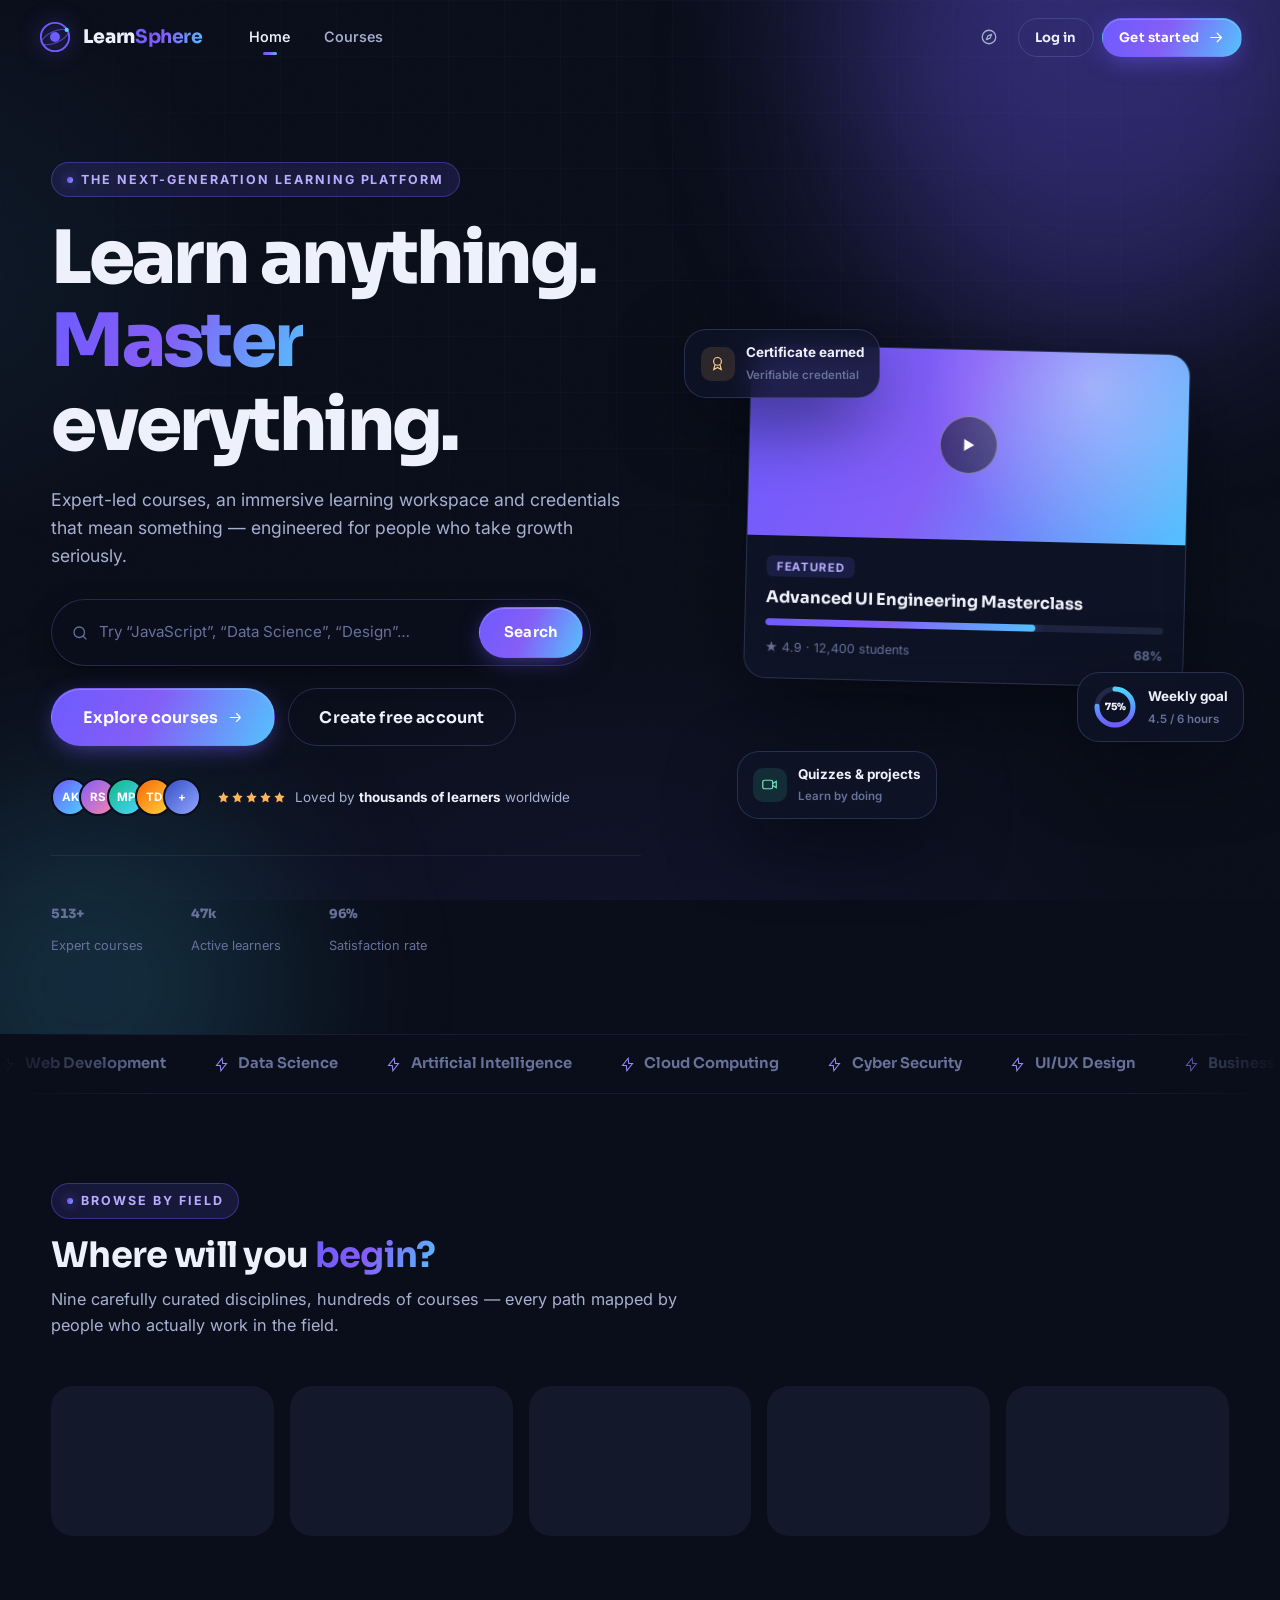
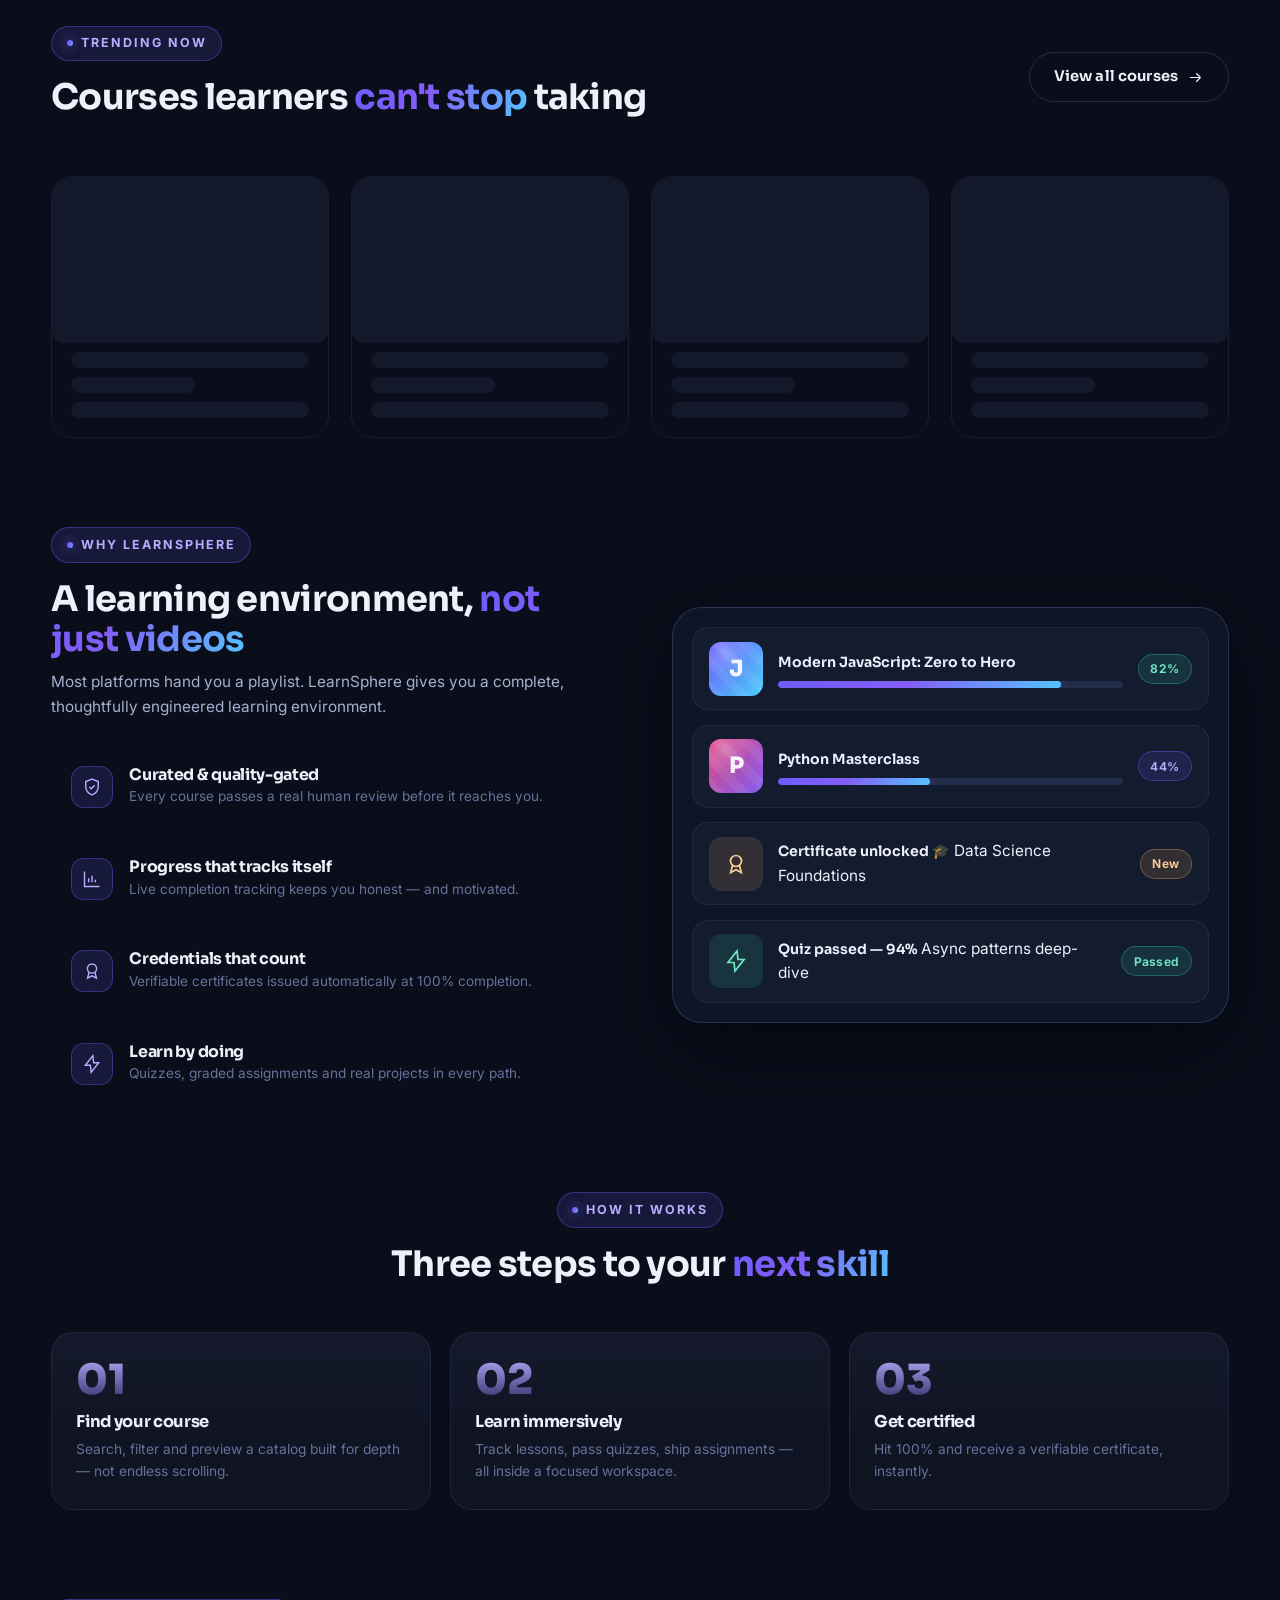
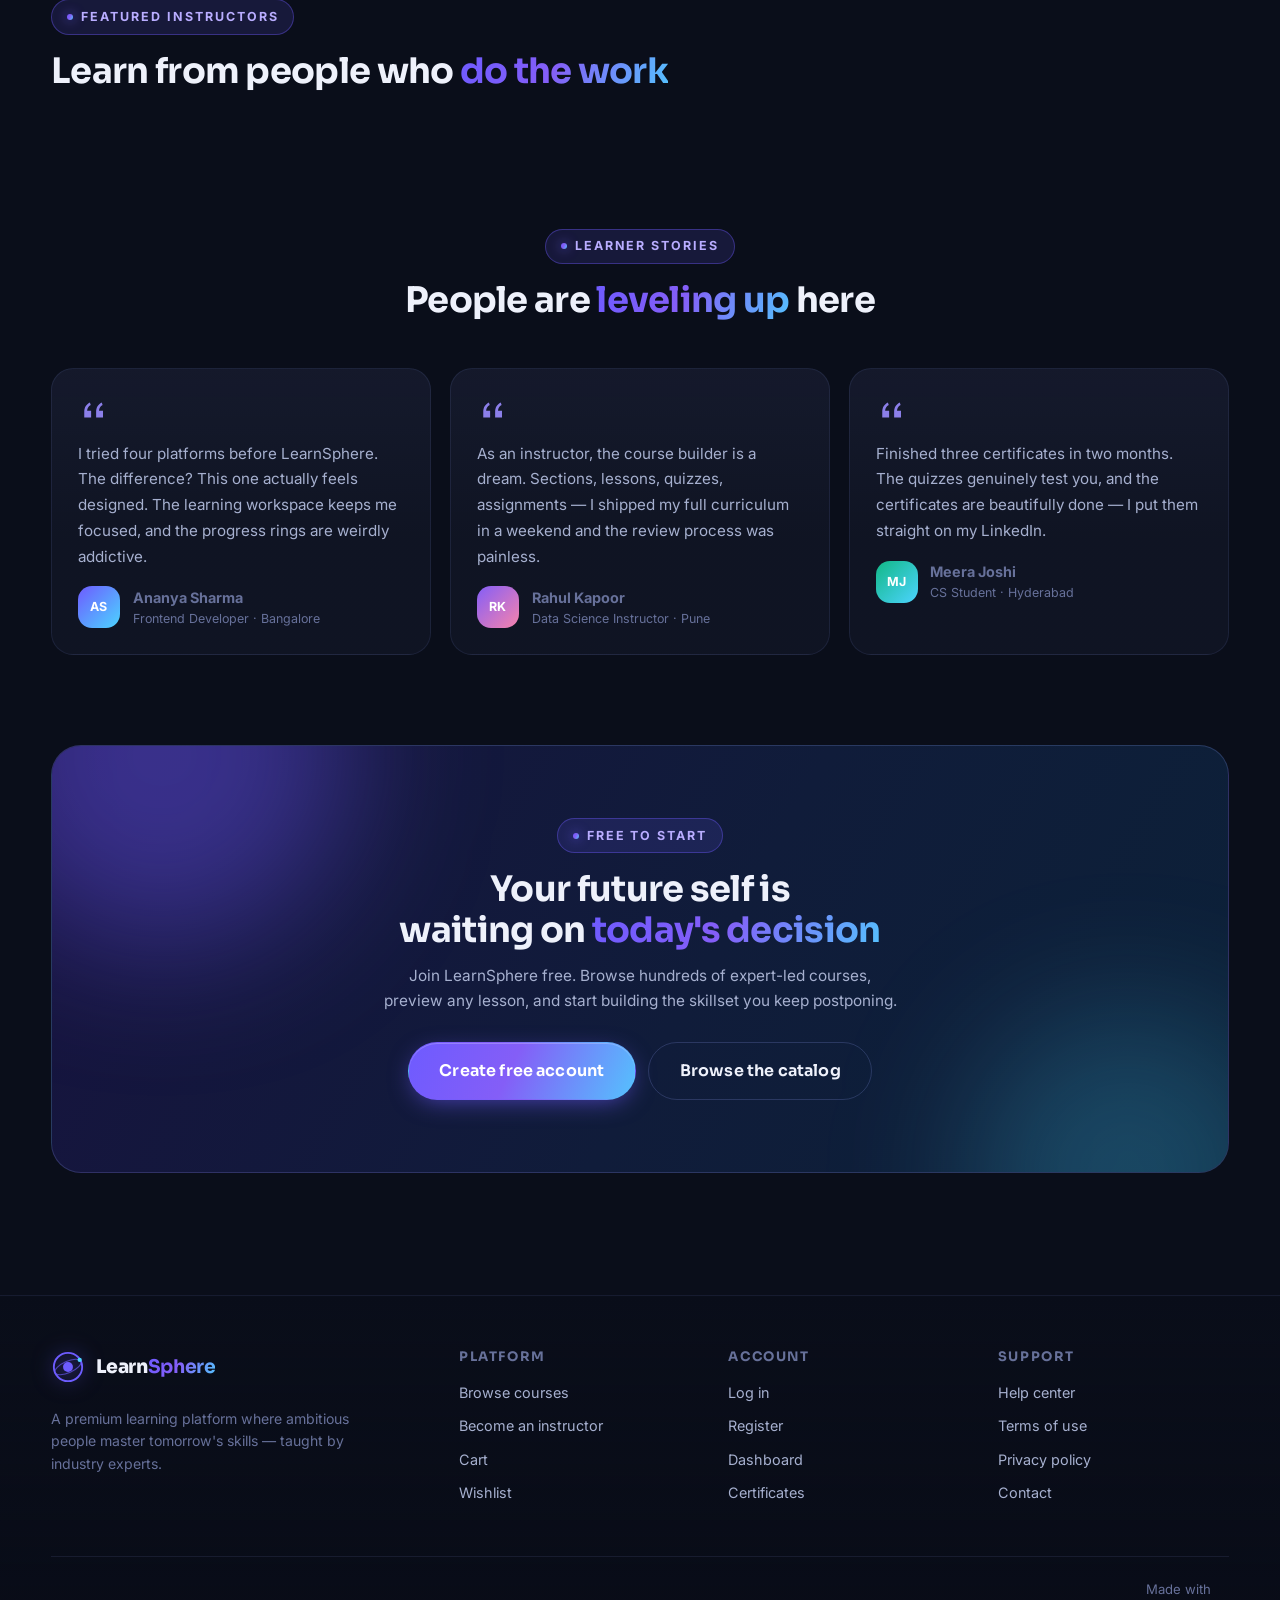
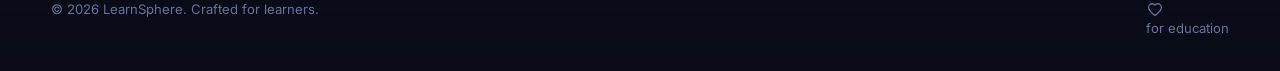
<file: online course website/learnsphere/frontend/index.html>
<!DOCTYPE html>
<html lang="en">
<head>
  <meta charset="UTF-8">
  <meta name="viewport" content="width=device-width, initial-scale=1.0">
  <title>LearnSphere — Learn anything. Master everything.</title>
  <meta name="description" content="LearnSphere is a premium learning platform. Expert-led courses, immersive learning tools, real certificates.">
  <link rel="icon" href='data:image/svg+xml,<svg xmlns="http://www.w3.org/2000/svg" viewBox="0 0 48 48"><circle cx="24" cy="24" r="20" fill="none" stroke="%236e5bff" stroke-width="3"/><circle cx="24" cy="24" r="7" fill="%234cd4ff"/></svg>'>
  <link rel="preconnect" href="https://fonts.googleapis.com">
  <link rel="preconnect" href="https://fonts.gstatic.com" crossorigin>
  <link href="https://fonts.googleapis.com/css2?family=Inter:wght@400;500;600;700&family=Sora:wght@400;600;700;800&display=swap" rel="stylesheet">
  <link rel="stylesheet" href="css/style.css">
  <link rel="stylesheet" href="css/responsive.css">
</head>
<body>
  <div id="nav-root"></div>

  <!-- ============================ HERO ============================ -->
  <section class="hero">
    <div class="hero-grid-lines"></div>
    <div class="orb orb-1"></div>
    <div class="orb orb-2"></div>
    <div class="container hero-layout">
      <div class="hero-copy" data-reveal>
        <span class="kicker"><span class="dot"></span> The next-generation learning platform</span>
        <h1>Learn anything.<br><span class="grad-text">Master</span> everything.</h1>
        <p class="lead">Expert-led courses, an immersive learning workspace and credentials that mean something — engineered for people who take growth seriously.</p>

        <form class="hero-search" id="hero-search" role="search">
          <svg class="icon" viewBox="0 0 24 24" fill="none" stroke="currentColor" stroke-width="1.7"><circle cx="11" cy="11" r="7"/><path d="m20.5 20.5-4.8-4.8"/></svg>
          <input type="search" placeholder="Try “JavaScript”, “Data Science”, “Design”…" aria-label="Search courses">
          <button class="btn btn-primary" type="submit" data-magnet>Search</button>
        </form>

        <div class="hero-ctas">
          <a href="courses.html" class="btn btn-primary btn-lg" data-magnet>Explore courses
            <svg class="icon" viewBox="0 0 24 24" fill="none" stroke="currentColor" stroke-width="1.7"><path d="M4 12h15m0 0-6-6m6 6-6 6"/></svg></a>
          <a href="register.html" class="btn btn-ghost btn-lg">Create free account</a>
        </div>

        <div class="hero-proof">
          <div class="avatar-stack">
            <span class="st-avatar" style="background:linear-gradient(135deg,#6e5bff,#4cd4ff)">AK</span>
            <span class="st-avatar" style="background:linear-gradient(135deg,#845ef7,#f783ac)">RS</span>
            <span class="st-avatar" style="background:linear-gradient(135deg,#12b886,#4cd4ff)">MP</span>
            <span class="st-avatar" style="background:linear-gradient(135deg,#f76707,#ffd43b)">TD</span>
            <span class="st-avatar" style="background:linear-gradient(135deg,#364fc7,#91a7ff)">+</span>
          </div>
          <p class="hero-proof-text">
            <span class="stars-row">
              <svg viewBox="0 0 24 24" fill="currentColor"><path d="M12 2l2.9 6.26L21.5 9.3l-4.75 4.87L17.8 21 12 17.77 6.2 21l1.05-6.83L2.5 9.3l6.6-1.04z"/></svg>
              <svg viewBox="0 0 24 24" fill="currentColor"><path d="M12 2l2.9 6.26L21.5 9.3l-4.75 4.87L17.8 21 12 17.77 6.2 21l1.05-6.83L2.5 9.3l6.6-1.04z"/></svg>
              <svg viewBox="0 0 24 24" fill="currentColor"><path d="M12 2l2.9 6.26L21.5 9.3l-4.75 4.87L17.8 21 12 17.77 6.2 21l1.05-6.83L2.5 9.3l6.6-1.04z"/></svg>
              <svg viewBox="0 0 24 24" fill="currentColor"><path d="M12 2l2.9 6.26L21.5 9.3l-4.75 4.87L17.8 21 12 17.77 6.2 21l1.05-6.83L2.5 9.3l6.6-1.04z"/></svg>
              <svg viewBox="0 0 24 24" fill="currentColor"><path d="M12 2l2.9 6.26L21.5 9.3l-4.75 4.87L17.8 21 12 17.77 6.2 21l1.05-6.83L2.5 9.3l6.6-1.04z"/></svg>
            </span>
            Loved by <b>thousands of learners</b> worldwide
          </p>
        </div>

        <div class="hero-stats">
          <div class="hero-stat"><b><span class="stat-num" data-count="520" data-suffix="+">0</span></b><span>Expert courses</span></div>
          <div class="hero-stat"><b><span class="stat-num" data-count="48" data-suffix="k">0</span></b><span>Active learners</span></div>
          <div class="hero-stat"><b><span class="stat-num" data-count="97" data-suffix="%">0</span></b><span>Satisfaction rate</span></div>
        </div>
      </div>

      <!-- floating visual composition -->
      <div class="hero-visual" data-reveal="zoom" aria-hidden="true">
        <div class="hv-card hv-main">
          <div class="hv-thumb">
            <span class="play-fab"><svg width="22" height="22" viewBox="0 0 24 24" fill="currentColor"><path d="M7 5.5v13l11-6.5z"/></svg></span>
          </div>
          <div class="hv-body">
            <span class="tag">Featured</span>
            <p class="hv-title">Advanced UI Engineering Masterclass</p>
            <div class="progress"><div class="progress-bar" style="width:68%"></div></div>
            <div class="hv-meta"><span>★ 4.9 · 12,400 students</span><span style="margin-left:auto;font-weight:700">68%</span></div>
          </div>
        </div>

        <div class="hv-card hv-chip hv-certificate">
          <span class="icon-bubble" style="background:var(--amber-soft);color:#ffce94">
            <svg viewBox="0 0 24 24" fill="none" stroke="currentColor" stroke-width="1.7"><circle cx="12" cy="9" r="5.5"/><path d="m8.5 13.5-1.8 7 5.3-2.8 5.3 2.8-1.8-7"/></svg>
          </span>
          <span><b style="display:block;font-size:.84rem">Certificate earned</b><span class="text-dim" style="font-size:.72rem">Verifiable credential</span></span>
        </div>

        <div class="hv-card hv-chip hv-progress">
          <span class="hv-ring">
            <svg width="44" height="44" viewBox="0 0 44 44"><circle cx="22" cy="22" r="18" stroke="rgba(148,163,255,.16)" stroke-width="5" fill="none"/><circle cx="22" cy="22" r="18" stroke="url(#hvring)" stroke-width="5" fill="none" stroke-linecap="round" stroke-dasharray="113" stroke-dashoffset="28"/><defs><linearGradient id="hvring"><stop stop-color="#6e5bff"/><stop offset="1" stop-color="#4cd4ff"/></linearGradient></defs></svg>
            <span class="ring-label">75%</span>
          </span>
          <span><b style="display:block;font-size:.84rem">Weekly goal</b><span class="text-dim" style="font-size:.72rem">4.5 / 6 hours</span></span>
        </div>

        <div class="hv-card hv-chip hv-live">
          <span class="icon-bubble" style="background:var(--mint-soft);color:#6fe8c4">
            <svg viewBox="0 0 24 24" fill="none" stroke="currentColor" stroke-width="1.7"><rect x="2.5" y="6" width="14" height="12" rx="2.5"/><path d="m16.5 10.5 5-3v9l-5-3"/></svg>
          </span>
          <span><b style="display:block;font-size:.84rem">Quizzes &amp; projects</b><span class="text-dim" style="font-size:.72rem">Learn by doing</span></span>
        </div>
      </div>
    </div>
  </section>

  <!-- ============================ MARQUEE ============================ -->
  <div class="marquee" aria-hidden="true">
    <div class="marquee-track" id="marquee-track">
      <span class="marquee-item"><svg viewBox="0 0 24 24" fill="none" stroke="currentColor" stroke-width="1.7"><path d="M13 2 4 13.5h6L11 22l9-11.5h-6z"/></svg> Web Development</span>
      <span class="marquee-item"><svg viewBox="0 0 24 24" fill="none" stroke="currentColor" stroke-width="1.7"><path d="M13 2 4 13.5h6L11 22l9-11.5h-6z"/></svg> Data Science</span>
      <span class="marquee-item"><svg viewBox="0 0 24 24" fill="none" stroke="currentColor" stroke-width="1.7"><path d="M13 2 4 13.5h6L11 22l9-11.5h-6z"/></svg> Artificial Intelligence</span>
      <span class="marquee-item"><svg viewBox="0 0 24 24" fill="none" stroke="currentColor" stroke-width="1.7"><path d="M13 2 4 13.5h6L11 22l9-11.5h-6z"/></svg> Cloud Computing</span>
      <span class="marquee-item"><svg viewBox="0 0 24 24" fill="none" stroke="currentColor" stroke-width="1.7"><path d="M13 2 4 13.5h6L11 22l9-11.5h-6z"/></svg> Cyber Security</span>
      <span class="marquee-item"><svg viewBox="0 0 24 24" fill="none" stroke="currentColor" stroke-width="1.7"><path d="M13 2 4 13.5h6L11 22l9-11.5h-6z"/></svg> UI/UX Design</span>
      <span class="marquee-item"><svg viewBox="0 0 24 24" fill="none" stroke="currentColor" stroke-width="1.7"><path d="M13 2 4 13.5h6L11 22l9-11.5h-6z"/></svg> Business</span>
      <span class="marquee-item"><svg viewBox="0 0 24 24" fill="none" stroke="currentColor" stroke-width="1.7"><path d="M13 2 4 13.5h6L11 22l9-11.5h-6z"/></svg> Databases</span>
    </div>
  </div>

  <!-- ============================ CATEGORIES ============================ -->
  <section class="section">
    <div class="container">
      <div class="section-head" data-reveal>
        <span class="kicker"><span class="dot"></span> Browse by field</span>
        <h2>Where will you <span class="grad-text">begin?</span></h2>
        <p>Nine carefully curated disciplines, hundreds of courses — every path mapped by people who actually work in the field.</p>
      </div>
      <div class="cat-grid" id="home-categories"></div>
    </div>
  </section>

  <!-- ============================ TRENDING ============================ -->
  <section class="section" style="padding-top:0">
    <div class="container">
      <div class="section-head flex-between wrap" style="max-width:none" data-reveal>
        <div>
          <span class="kicker"><span class="dot"></span> Trending now</span>
          <h2>Courses learners <span class="grad-text">can't stop</span> taking</h2>
        </div>
        <a href="courses.html" class="btn btn-ghost">View all courses
          <svg class="icon" viewBox="0 0 24 24" fill="none" stroke="currentColor" stroke-width="1.7"><path d="M4 12h15m0 0-6-6m6 6-6 6"/></svg></a>
      </div>
      <div class="course-grid" id="home-courses"></div>
    </div>
  </section>

  <!-- ============================ WHY ============================ -->
  <section class="section" style="padding-top:0">
    <div class="container why-layout">
      <div data-reveal="left">
        <span class="kicker"><span class="dot"></span> Why LearnSphere</span>
        <h2 style="font-size:var(--fs-h2);margin:1rem 0 .7rem">A learning environment, <span class="grad-text">not just videos</span></h2>
        <p class="text-muted">Most platforms hand you a playlist. LearnSphere gives you a complete, thoughtfully engineered learning environment.</p>
        <div class="why-list">
          <div class="why-item">
            <span class="why-icon"><svg viewBox="0 0 24 24" fill="none" stroke="currentColor" stroke-width="1.7"><path d="M12 2.5 4.5 5.5v6c0 5 3.2 8.4 7.5 10 4.3-1.6 7.5-5 7.5-10v-6z"/><path d="m8.8 12 2.2 2.2 4.2-4.4"/></svg></span>
            <span><h3>Curated &amp; quality-gated</h3><p>Every course passes a real human review before it reaches you.</p></span>
          </div>
          <div class="why-item">
            <span class="why-icon"><svg viewBox="0 0 24 24" fill="none" stroke="currentColor" stroke-width="1.7"><path d="M3 3v18h18"/><path d="M8 16v-5m4 5V8m4 8v-3"/></svg></span>
            <span><h3>Progress that tracks itself</h3><p>Live completion tracking keeps you honest — and motivated.</p></span>
          </div>
          <div class="why-item">
            <span class="why-icon"><svg viewBox="0 0 24 24" fill="none" stroke="currentColor" stroke-width="1.7"><circle cx="12" cy="9" r="5.5"/><path d="m8.5 13.5-1.8 7 5.3-2.8 5.3 2.8-1.8-7"/></svg></span>
            <span><h3>Credentials that count</h3><p>Verifiable certificates issued automatically at 100% completion.</p></span>
          </div>
          <div class="why-item">
            <span class="why-icon"><svg viewBox="0 0 24 24" fill="none" stroke="currentColor" stroke-width="1.7"><path d="M13 2 4 13.5h6L11 22l9-11.5h-6z"/></svg></span>
            <span><h3>Learn by doing</h3><p>Quizzes, graded assignments and real projects in every path.</p></span>
          </div>
        </div>
      </div>
      <div class="why-visual" data-reveal="right">
        <div class="why-frame">
          <div class="why-row">
            <span class="wr-art thumb-art" style="background:linear-gradient(130deg,#6e5bff,#4cd4ff)"><span class="ta-letter" style="font-size:1.4rem">J</span></span>
            <span class="wr-body">
              <span class="wr-title">Modern JavaScript: Zero to Hero</span>
              <div class="progress mt-1" style="margin-top:.4rem"><div class="progress-bar" style="width:82%"></div></div>
            </span>
            <span class="pill pill-mint">82%</span>
          </div>
          <div class="why-row">
            <span class="wr-art thumb-art" style="background:linear-gradient(130deg,#e64980,#845ef7)"><span class="ta-letter" style="font-size:1.4rem">P</span></span>
            <span class="wr-body">
              <span class="wr-title">Python Masterclass</span>
              <div class="progress mt-1" style="margin-top:.4rem"><div class="progress-bar" style="width:44%"></div></div>
            </span>
            <span class="pill pill-accent">44%</span>
          </div>
          <div class="why-row">
            <span class="icon-bubble" style="width:54px;height:54px;border-radius:12px;display:grid;place-items:center;background:var(--amber-soft);color:#ffce94;flex:none">
              <svg width="24" height="24" viewBox="0 0 24 24" fill="none" stroke="currentColor" stroke-width="1.7"><circle cx="12" cy="9" r="5.5"/><path d="m8.5 13.5-1.8 7 5.3-2.8 5.3 2.8-1.8-7"/></svg>
            </span>
            <span class="wr-body">
              <span class="wr-title">Certificate unlocked 🎓</span>
              <span class="row-sub">Data Science Foundations</span>
            </span>
            <span class="pill pill-amber">New</span>
          </div>
          <div class="why-row">
            <span class="icon-bubble" style="width:54px;height:54px;border-radius:12px;display:grid;place-items:center;background:var(--mint-soft);color:#6fe8c4;flex:none">
              <svg width="24" height="24" viewBox="0 0 24 24" fill="none" stroke="currentColor" stroke-width="1.7"><path d="M13 2 4 13.5h6L11 22l9-11.5h-6z"/></svg>
            </span>
            <span class="wr-body">
              <span class="wr-title">Quiz passed — 94%</span>
              <span class="row-sub">Async patterns deep-dive</span>
            </span>
            <span class="pill pill-mint">Passed</span>
          </div>
        </div>
      </div>
    </div>
  </section>

  <!-- ============================ STEPS ============================ -->
  <section class="section" style="padding-top:0">
    <div class="container">
      <div class="section-head center" data-reveal>
        <span class="kicker"><span class="dot"></span> How it works</span>
        <h2>Three steps to your <span class="grad-text">next skill</span></h2>
      </div>
      <div class="steps">
        <div class="card card-hover step-card" data-reveal><span class="step-n">01</span><h3>Find your course</h3><p>Search, filter and preview a catalog built for depth — not endless scrolling.</p></div>
        <div class="card card-hover step-card" data-reveal style="--reveal-delay:.1s"><span class="step-n">02</span><h3>Learn immersively</h3><p>Track lessons, pass quizzes, ship assignments — all inside a focused workspace.</p></div>
        <div class="card card-hover step-card" data-reveal style="--reveal-delay:.2s"><span class="step-n">03</span><h3>Get certified</h3><p>Hit 100% and receive a verifiable certificate, instantly.</p></div>
      </div>
    </div>
  </section>

  <!-- ============================ INSTRUCTORS ============================ -->
  <section class="section" id="instructors-section" style="padding-top:0">
    <div class="container">
      <div class="section-head" data-reveal>
        <span class="kicker"><span class="dot"></span> Featured instructors</span>
        <h2>Learn from people who <span class="grad-text">do the work</span></h2>
      </div>
      <div class="instr-grid" id="home-instructors"></div>
    </div>
  </section>

  <!-- ============================ TESTIMONIALS ============================ -->
  <section class="section" style="padding-top:0">
    <div class="container">
      <div class="section-head center" data-reveal>
        <span class="kicker"><span class="dot"></span> Learner stories</span>
        <h2>People are <span class="grad-text">leveling up</span> here</h2>
      </div>
      <div class="testi-grid">
        <figure class="card card-hover testi-card" data-reveal>
          <svg class="quote-mark" viewBox="0 0 24 24" fill="currentColor"><path d="M9.5 6C6.5 7.5 5 9.9 5 13.9V18h5.5v-5.5H7.3c.1-2.1 1-3.5 2.9-4.6zM19 6c-3 1.5-4.5 3.9-4.5 7.9V18H20v-5.5h-3.2c.1-2.1 1-3.5 2.9-4.6z"/></svg>
          <p class="quote">I tried four platforms before LearnSphere. The difference? This one actually feels designed. The learning workspace keeps me focused, and the progress rings are weirdly addictive.</p>
          <figcaption class="testi-who">
            <span class="st-avatar" style="background:linear-gradient(135deg,#6e5bff,#4cd4ff)">AS</span>
            <span><b>Ananya Sharma</b><span>Frontend Developer · Bangalore</span></span>
          </figcaption>
        </figure>
        <figure class="card card-hover testi-card" data-reveal style="--reveal-delay:.1s">
          <svg class="quote-mark" viewBox="0 0 24 24" fill="currentColor"><path d="M9.5 6C6.5 7.5 5 9.9 5 13.9V18h5.5v-5.5H7.3c.1-2.1 1-3.5 2.9-4.6zM19 6c-3 1.5-4.5 3.9-4.5 7.9V18H20v-5.5h-3.2c.1-2.1 1-3.5 2.9-4.6z"/></svg>
          <p class="quote">As an instructor, the course builder is a dream. Sections, lessons, quizzes, assignments — I shipped my full curriculum in a weekend and the review process was painless.</p>
          <figcaption class="testi-who">
            <span class="st-avatar" style="background:linear-gradient(135deg,#845ef7,#f783ac)">RK</span>
            <span><b>Rahul Kapoor</b><span>Data Science Instructor · Pune</span></span>
          </figcaption>
        </figure>
        <figure class="card card-hover testi-card" data-reveal style="--reveal-delay:.2s">
          <svg class="quote-mark" viewBox="0 0 24 24" fill="currentColor"><path d="M9.5 6C6.5 7.5 5 9.9 5 13.9V18h5.5v-5.5H7.3c.1-2.1 1-3.5 2.9-4.6zM19 6c-3 1.5-4.5 3.9-4.5 7.9V18H20v-5.5h-3.2c.1-2.1 1-3.5 2.9-4.6z"/></svg>
          <p class="quote">Finished three certificates in two months. The quizzes genuinely test you, and the certificates are beautifully done — I put them straight on my LinkedIn.</p>
          <figcaption class="testi-who">
            <span class="st-avatar" style="background:linear-gradient(135deg,#12b886,#4cd4ff)">MJ</span>
            <span><b>Meera Joshi</b><span>CS Student · Hyderabad</span></span>
          </figcaption>
        </figure>
      </div>
    </div>
  </section>

  <!-- ============================ CTA ============================ -->
  <section class="section" style="padding-top:0">
    <div class="container">
      <div class="cta-band" data-reveal="zoom">
        <span class="kicker" style="position:relative"><span class="dot"></span> Free to start</span>
        <h2 class="mt-2">Your future self is<br>waiting on <span class="grad-text">today's decision</span></h2>
        <p>Join LearnSphere free. Browse hundreds of expert-led courses, preview any lesson, and start building the skillset you keep postponing.</p>
        <div class="hero-ctas" style="justify-content:center">
          <a href="register.html" class="btn btn-primary btn-lg" data-magnet>Create free account</a>
          <a href="courses.html" class="btn btn-ghost btn-lg">Browse the catalog</a>
        </div>
      </div>
    </div>
  </section>

  <div id="footer-root"></div>

  <script src="js/config.js"></script>
  <script src="js/utils.js"></script>
  <script src="js/api.js"></script>
  <script src="js/ui.js"></script>
  <script src="js/courses.js"></script>
  <script>
    document.addEventListener("DOMContentLoaded", async () => {
      // duplicate marquee content for a seamless loop
      const track = document.getElementById("marquee-track");
      track.innerHTML += track.innerHTML;
      await LS.ui.initNav({ active: "home" });
      LS.ui.initFooter();
      LS.ui.autoBind(document);
      LS.ui.bindMagnetics();
      LS.pages.initHome();
    });
  </script>
</body>
</html>
</file>
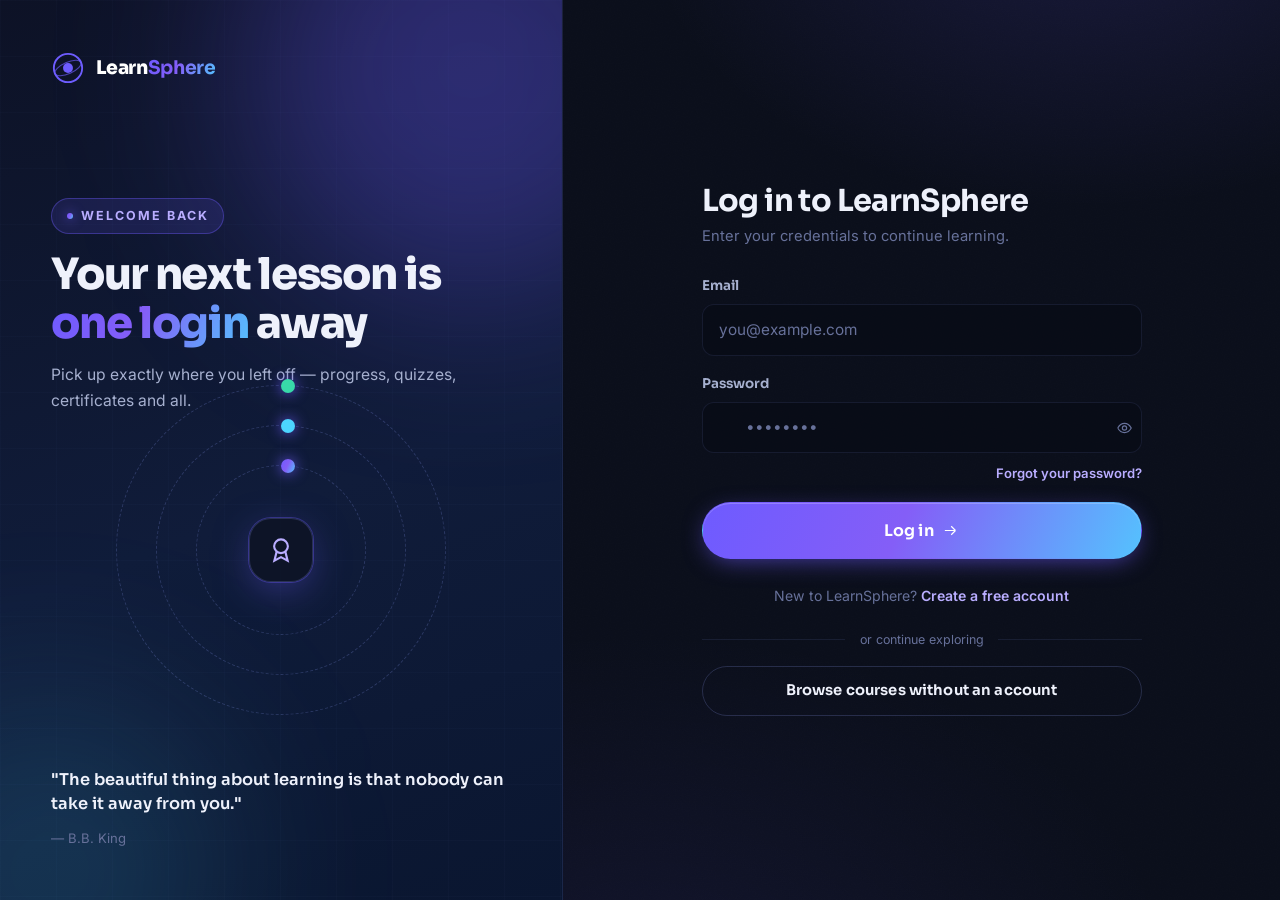
<file: online course website/learnsphere/frontend/admin-dashboard.html>
<!DOCTYPE html>
<html lang="en">
<head>
  <meta charset="UTF-8">
  <meta name="viewport" content="width=device-width, initial-scale=1.0">
  <title>Admin — LearnSphere</title>
  <meta name="robots" content="noindex">
  <link rel="icon" href='data:image/svg+xml,<svg xmlns="http://www.w3.org/2000/svg" viewBox="0 0 48 48"><circle cx="24" cy="24" r="20" fill="none" stroke="%236e5bff" stroke-width="3"/><circle cx="24" cy="24" r="7" fill="%234cd4ff"/></svg>'>
  <link rel="preconnect" href="https://fonts.googleapis.com">
  <link rel="preconnect" href="https://fonts.gstatic.com" crossorigin>
  <link href="https://fonts.googleapis.com/css2?family=Inter:wght@400;500;600;700&family=Sora:wght@400;600;700;800&display=swap" rel="stylesheet">
  <link rel="stylesheet" href="css/style.css">
  <link rel="stylesheet" href="css/dashboard.css">
  <link rel="stylesheet" href="css/course.css">
  <link rel="stylesheet" href="css/responsive.css">
</head>
<body>
  <div id="app-root">
    <div class="page-loader"><div class="loader-orb"></div></div>
  </div>

  <script src="js/config.js"></script>
  <script src="js/utils.js"></script>
  <script src="js/api.js"></script>
  <script src="js/ui.js"></script>
  <script src="js/dashboard.js"></script>
  <script src="js/admin.js"></script>
  <script>
    document.addEventListener("DOMContentLoaded", () => LS.pages.initAdmin());
  </script>
</body>
</html>
</file>
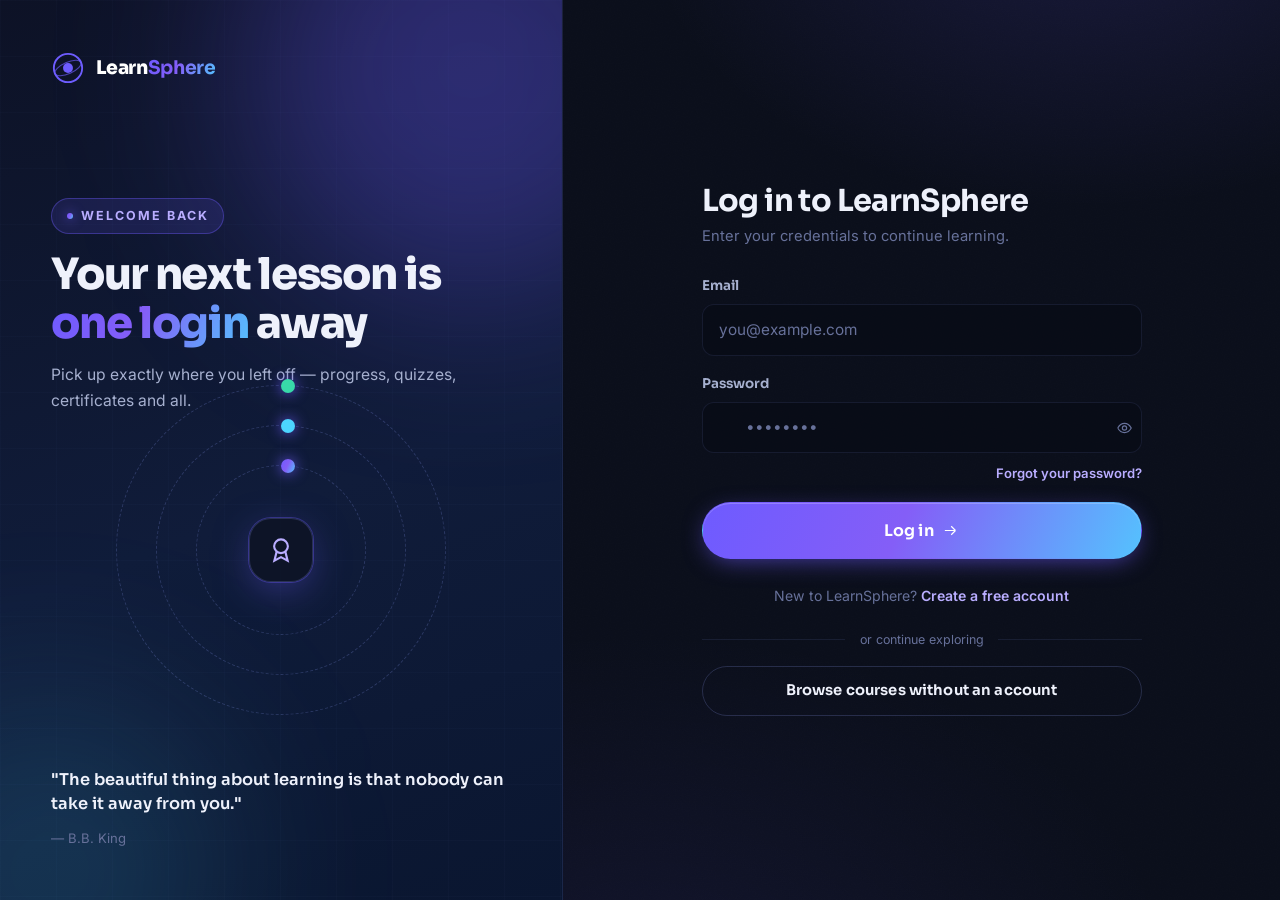
<file: online course website/learnsphere/frontend/cart.html>
<!DOCTYPE html>
<html lang="en">
<head>
  <meta charset="UTF-8">
  <meta name="viewport" content="width=device-width, initial-scale=1.0">
  <title>Cart — LearnSphere</title>
  <link rel="icon" href='data:image/svg+xml,<svg xmlns="http://www.w3.org/2000/svg" viewBox="0 0 48 48"><circle cx="24" cy="24" r="20" fill="none" stroke="%236e5bff" stroke-width="3"/><circle cx="24" cy="24" r="7" fill="%234cd4ff"/></svg>'>
  <link rel="preconnect" href="https://fonts.googleapis.com">
  <link rel="preconnect" href="https://fonts.gstatic.com" crossorigin>
  <link href="https://fonts.googleapis.com/css2?family=Inter:wght@400;500;600;700&family=Sora:wght@400;600;700;800&display=swap" rel="stylesheet">
  <link rel="stylesheet" href="css/style.css">
  <link rel="stylesheet" href="css/dashboard.css">
  <link rel="stylesheet" href="css/course.css">
  <link rel="stylesheet" href="css/responsive.css">
  <style>@media (max-width: 900px){ #cart-root > .grid{ grid-template-columns:1fr !important; } }</style>
</head>
<body>
  <div id="nav-root"></div>
  <div class="nav-page-offset"></div>

  <main class="container section-sm" style="padding-top:2rem;min-height:60vh">
    <div id="cart-root">
      <div class="page-loader" style="position:static;background:none"><div class="loader-orb"></div></div>
    </div>
  </main>

  <div id="footer-root"></div>

  <script src="js/config.js"></script>
  <script src="js/utils.js"></script>
  <script src="js/api.js"></script>
  <script src="js/ui.js"></script>
  <script src="js/payment.js"></script>
  <script>
    document.addEventListener("DOMContentLoaded", async () => {
      await LS.ui.initNav({ active: "" });
      LS.ui.initFooter();
      LS.pages.initCart();
    });
  </script>
</body>
</html>
</file>
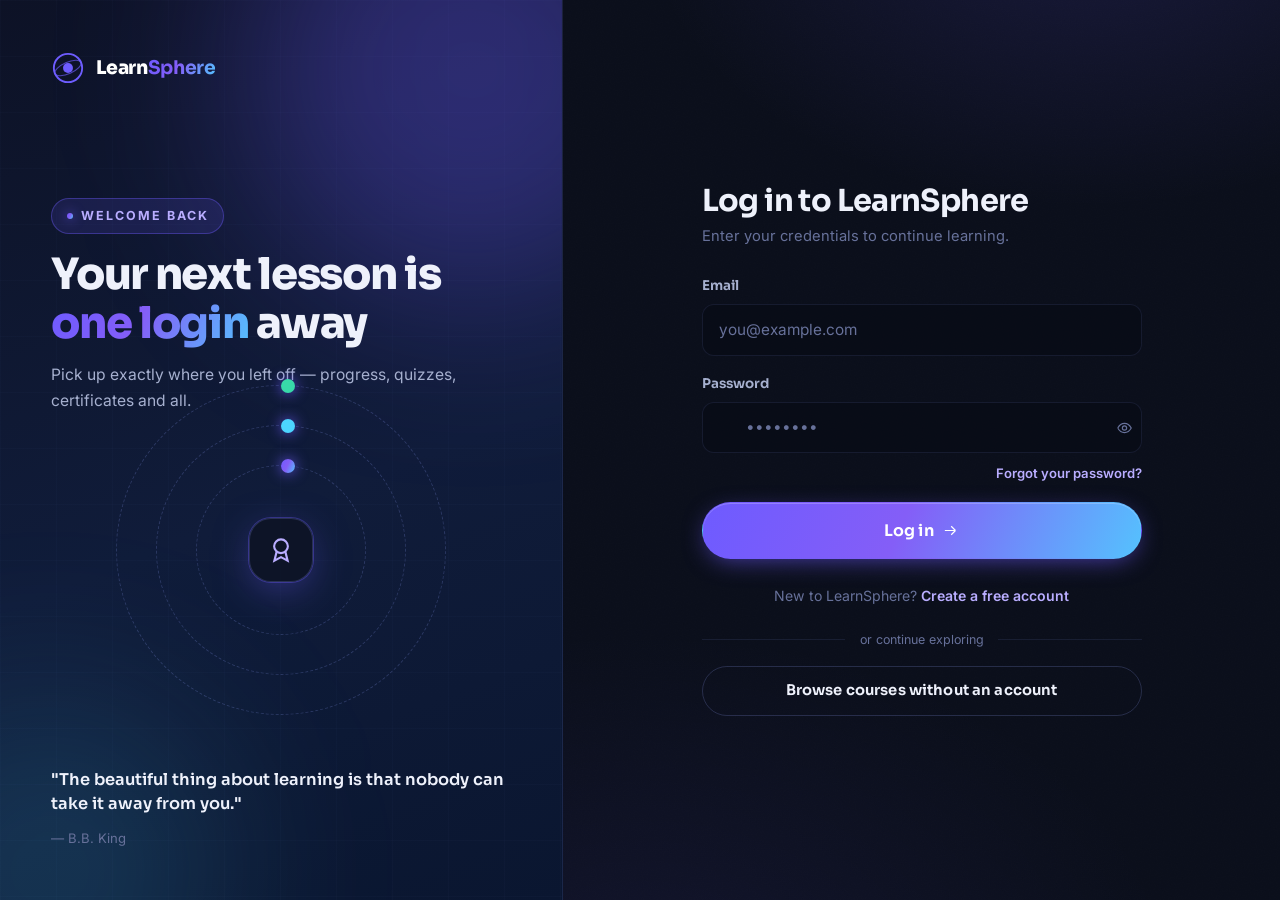
<file: online course website/learnsphere/frontend/certificates.html>
<!DOCTYPE html>
<html lang="en">
<head>
  <meta charset="UTF-8">
  <meta name="viewport" content="width=device-width, initial-scale=1.0">
  <title>My certificates — LearnSphere</title>
  <link rel="icon" href='data:image/svg+xml,<svg xmlns="http://www.w3.org/2000/svg" viewBox="0 0 48 48"><circle cx="24" cy="24" r="20" fill="none" stroke="%236e5bff" stroke-width="3"/><circle cx="24" cy="24" r="7" fill="%234cd4ff"/></svg>'>
  <link rel="preconnect" href="https://fonts.googleapis.com">
  <link rel="preconnect" href="https://fonts.gstatic.com" crossorigin>
  <link href="https://fonts.googleapis.com/css2?family=Inter:wght@400;500;600;700&family=Sora:wght@400;600;700;800&display=swap" rel="stylesheet">
  <link rel="stylesheet" href="css/style.css">
  <link rel="stylesheet" href="css/dashboard.css">
  <link rel="stylesheet" href="css/responsive.css">
</head>
<body>
  <div id="nav-root"></div>
  <div class="nav-page-offset"></div>

  <main class="container section-sm" style="padding-top:2rem;min-height:60vh">
    <div id="cert-root">
      <div class="page-loader" style="position:static;background:none"><div class="loader-orb"></div></div>
    </div>
  </main>

  <div id="footer-root"></div>

  <script src="js/config.js"></script>
  <script src="js/utils.js"></script>
  <script src="js/api.js"></script>
  <script src="js/ui.js"></script>
  <script src="js/certificate.js"></script>
  <script>
    document.addEventListener("DOMContentLoaded", async () => {
      await LS.ui.initNav({ active: "dashboard" });
      LS.ui.initFooter();
      LS.pages.initCertificates();
    });
  </script>
</body>
</html>
</file>
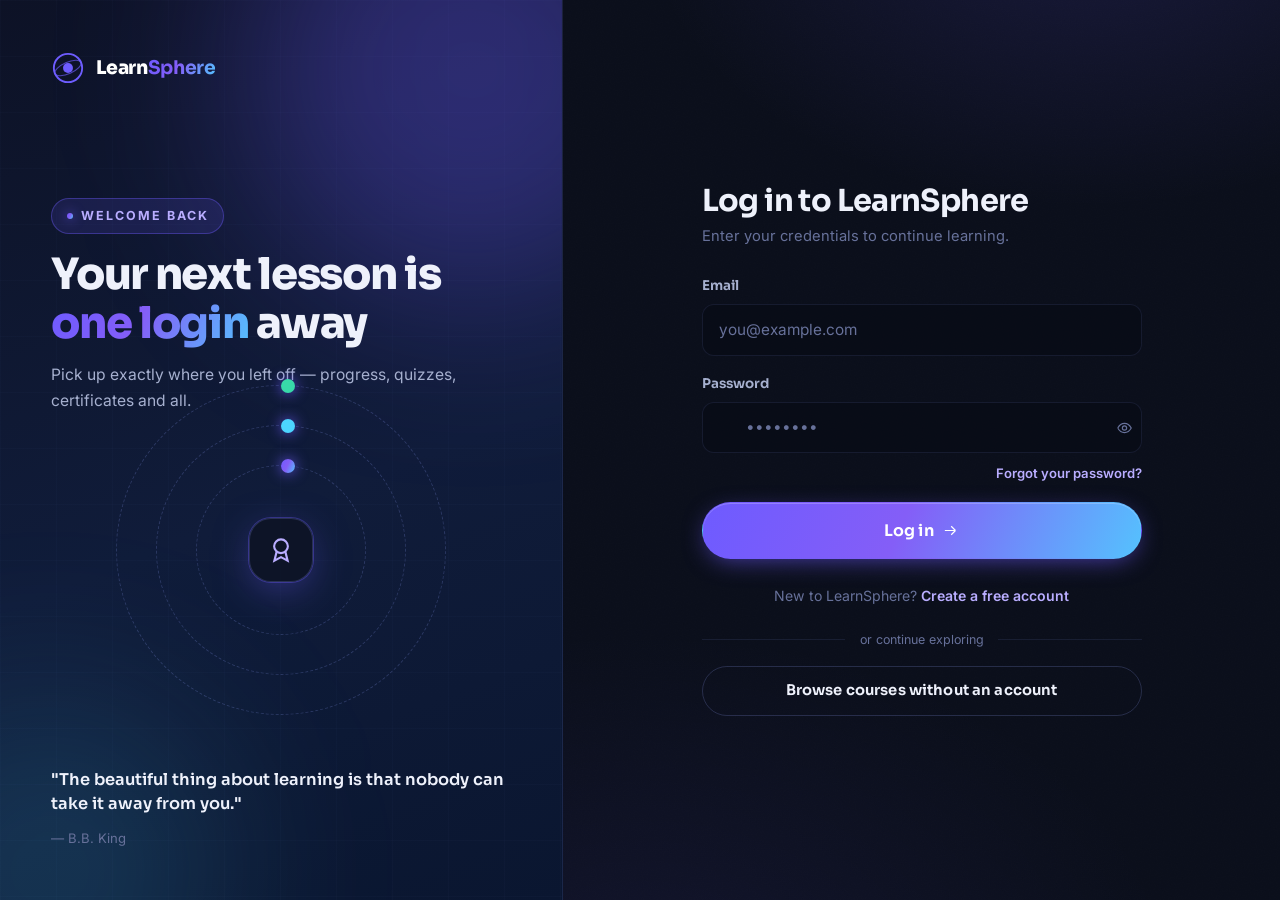
<file: online course website/learnsphere/frontend/checkout.html>
<!DOCTYPE html>
<html lang="en">
<head>
  <meta charset="UTF-8">
  <meta name="viewport" content="width=device-width, initial-scale=1.0">
  <title>Checkout — LearnSphere</title>
  <link rel="icon" href='data:image/svg+xml,<svg xmlns="http://www.w3.org/2000/svg" viewBox="0 0 48 48"><circle cx="24" cy="24" r="20" fill="none" stroke="%236e5bff" stroke-width="3"/><circle cx="24" cy="24" r="7" fill="%234cd4ff"/></svg>'>
  <link rel="preconnect" href="https://fonts.googleapis.com">
  <link rel="preconnect" href="https://fonts.gstatic.com" crossorigin>
  <link href="https://fonts.googleapis.com/css2?family=Inter:wght@400;500;600;700&family=Sora:wght@400;600;700;800&display=swap" rel="stylesheet">
  <link rel="stylesheet" href="css/style.css">
  <link rel="stylesheet" href="css/dashboard.css">
  <link rel="stylesheet" href="css/course.css">
  <link rel="stylesheet" href="css/responsive.css">
  <style>
    @media (max-width: 900px){ #checkout-root > .grid{ grid-template-columns:1fr !important; } }
  </style>
</head>
<body>
  <div id="nav-root"></div>
  <div class="nav-page-offset"></div>

  <main class="container section-sm" style="padding-top:2rem;min-height:60vh">
    <div id="checkout-root">
      <div class="page-loader" style="position:static;background:none"><div class="loader-orb"></div></div>
    </div>
  </main>

  <div id="footer-root"></div>

  <script src="js/config.js"></script>
  <script src="js/utils.js"></script>
  <script src="js/api.js"></script>
  <script src="js/ui.js"></script>
  <script src="js/payment.js"></script>
  <script>
    document.addEventListener("DOMContentLoaded", async () => {
      await LS.ui.initNav({ active: "" });
      LS.ui.initFooter();
      LS.pages.initCheckout();
    });
  </script>
</body>
</html>
</file>
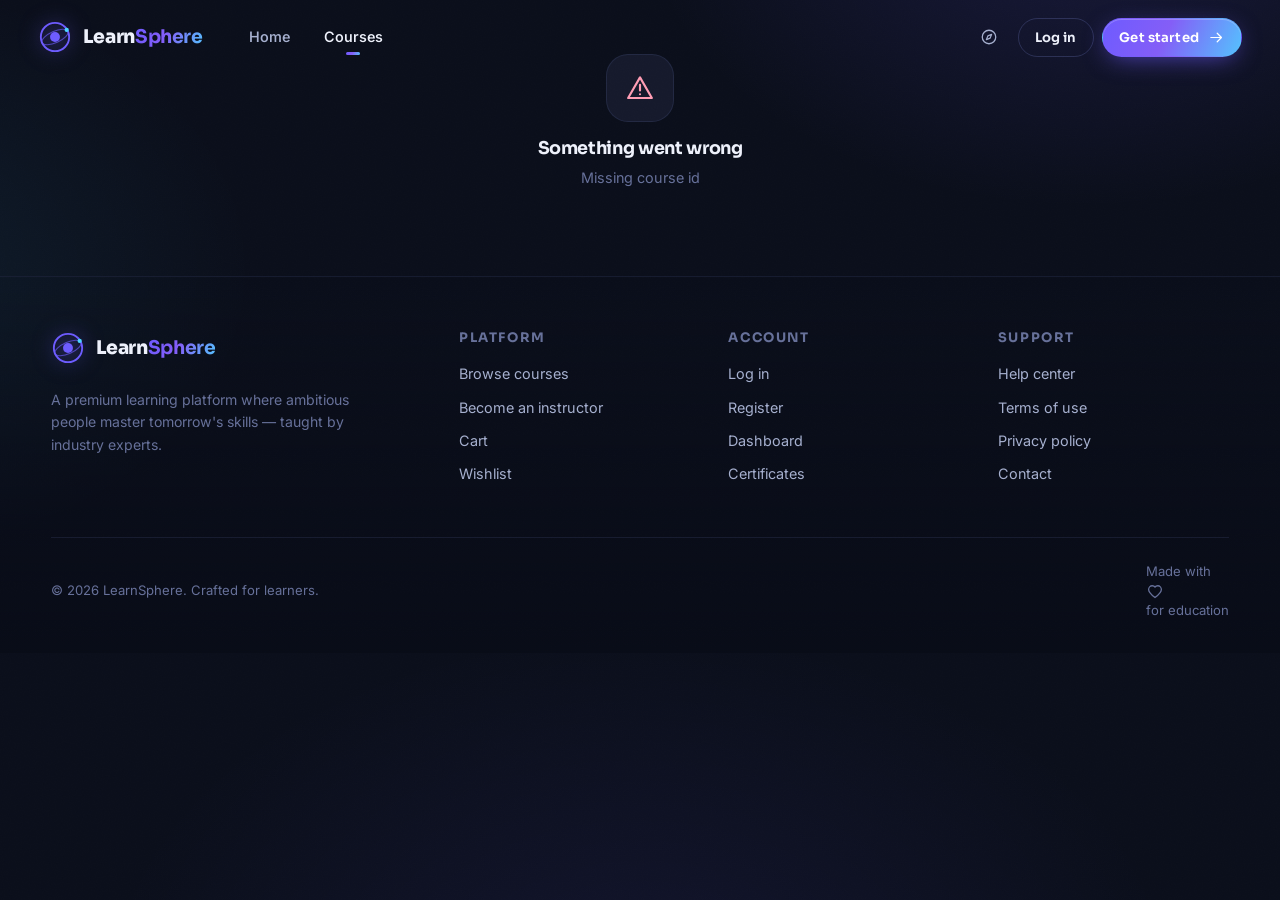
<file: online course website/learnsphere/frontend/course-details.html>
<!DOCTYPE html>
<html lang="en">
<head>
  <meta charset="UTF-8">
  <meta name="viewport" content="width=device-width, initial-scale=1.0">
  <title>Course — LearnSphere</title>
  <link rel="icon" href='data:image/svg+xml,<svg xmlns="http://www.w3.org/2000/svg" viewBox="0 0 48 48"><circle cx="24" cy="24" r="20" fill="none" stroke="%236e5bff" stroke-width="3"/><circle cx="24" cy="24" r="7" fill="%234cd4ff"/></svg>'>
  <link rel="preconnect" href="https://fonts.googleapis.com">
  <link rel="preconnect" href="https://fonts.gstatic.com" crossorigin>
  <link href="https://fonts.googleapis.com/css2?family=Inter:wght@400;500;600;700&family=Sora:wght@400;600;700;800&display=swap" rel="stylesheet">
  <link rel="stylesheet" href="css/style.css">
  <link rel="stylesheet" href="css/course.css">
  <link rel="stylesheet" href="css/dashboard.css">
  <link rel="stylesheet" href="css/responsive.css">
</head>
<body>
  <div id="nav-root"></div>
  <div id="details-root"></div>
  <div id="footer-root"></div>

  <script src="js/config.js"></script>
  <script src="js/utils.js"></script>
  <script src="js/api.js"></script>
  <script src="js/ui.js"></script>
  <script src="js/courses.js"></script>
  <script>
    document.addEventListener("DOMContentLoaded", async () => {
      await LS.ui.initNav({ active: "courses" });
      LS.ui.initFooter();
      LS.pages.initDetails();
      // live-update document title once the course loads
      const obs = new MutationObserver(() => {
        const h1 = document.querySelector(".course-hero h1");
        if (h1) { document.title = h1.textContent + " — LearnSphere"; obs.disconnect(); }
      });
      obs.observe(document.getElementById("details-root"), { childList: true, subtree: true });
    });
  </script>
</body>
</html>
</file>
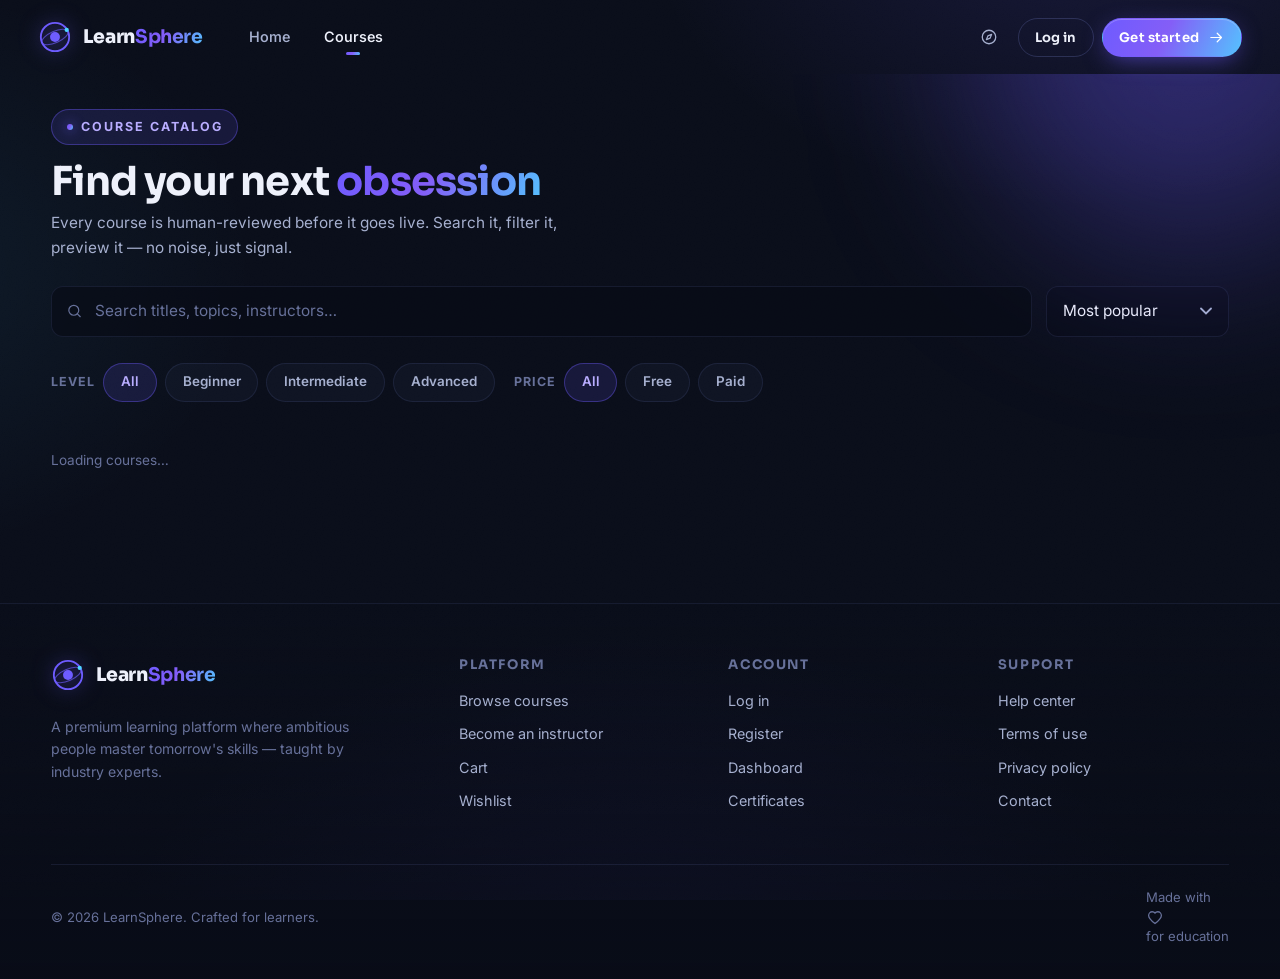
<file: online course website/learnsphere/frontend/courses.html>
<!DOCTYPE html>
<html lang="en">
<head>
  <meta charset="UTF-8">
  <meta name="viewport" content="width=device-width, initial-scale=1.0">
  <title>Browse courses — LearnSphere</title>
  <meta name="description" content="Search and filter hundreds of expert-led courses on LearnSphere.">
  <link rel="icon" href='data:image/svg+xml,<svg xmlns="http://www.w3.org/2000/svg" viewBox="0 0 48 48"><circle cx="24" cy="24" r="20" fill="none" stroke="%236e5bff" stroke-width="3"/><circle cx="24" cy="24" r="7" fill="%234cd4ff"/></svg>'>
  <link rel="preconnect" href="https://fonts.googleapis.com">
  <link rel="preconnect" href="https://fonts.gstatic.com" crossorigin>
  <link href="https://fonts.googleapis.com/css2?family=Inter:wght@400;500;600;700&family=Sora:wght@400;600;700;800&display=swap" rel="stylesheet">
  <link rel="stylesheet" href="css/style.css">
  <link rel="stylesheet" href="css/course.css">
  <link rel="stylesheet" href="css/responsive.css">
</head>
<body>
  <div id="nav-root"></div>
  <div class="nav-page-offset"></div>

  <!-- page head -->
  <section class="section-sm" style="padding-top:2.2rem;position:relative;overflow:clip">
    <div class="orb orb-1" style="width:420px;height:420px;top:-240px;right:-120px"></div>
    <div class="container">
      <div data-reveal>
        <span class="kicker"><span class="dot"></span> Course catalog</span>
        <h1 style="font-size:clamp(1.7rem,4vw,2.5rem);margin:.9rem 0 .4rem">Find your next <span class="grad-text">obsession</span></h1>
        <p class="text-muted" style="max-width:56ch">Every course is human-reviewed before it goes live. Search it, filter it, preview it — no noise, just signal.</p>
      </div>

      <!-- search + sort row -->
      <div class="flex mt-3 wrap" style="gap:.9rem" data-reveal>
        <div class="input-group" style="flex:1;min-width:240px">
          <svg class="icon" viewBox="0 0 24 24" fill="none" stroke="currentColor" stroke-width="1.7"><circle cx="11" cy="11" r="7"/><path d="m20.5 20.5-4.8-4.8"/></svg>
          <input class="input" id="filter-search" type="search" placeholder="Search titles, topics, instructors…">
        </div>
        <select class="select" id="filter-sort" style="width:auto" aria-label="Sort courses">
          <option value="popular">Most popular</option>
          <option value="rating">Highest rated</option>
          <option value="newest">Newest</option>
          <option value="price_asc">Price: low → high</option>
          <option value="price_desc">Price: high → low</option>
        </select>
      </div>

      <!-- filter chips -->
      <div class="grid mt-2" style="gap:.6rem" data-reveal>
        <div class="flex wrap" style="gap:.5rem" id="filter-categories"></div>
        <div class="flex wrap" style="gap:1.2rem;align-items:center">
          <span class="flex" style="gap:.5rem"><span class="text-dim" style="font-size:.78rem;font-weight:700;letter-spacing:.08em">LEVEL</span>
            <span class="chip-row" id="filter-level">
              <button class="filter-chip active" data-value="">All</button>
              <button class="filter-chip" data-value="beginner">Beginner</button>
              <button class="filter-chip" data-value="intermediate">Intermediate</button>
              <button class="filter-chip" data-value="advanced">Advanced</button>
            </span></span>
          <span class="flex" style="gap:.5rem"><span class="text-dim" style="font-size:.78rem;font-weight:700;letter-spacing:.08em">PRICE</span>
            <span class="chip-row" id="filter-price">
              <button class="filter-chip active" data-value="">All</button>
              <button class="filter-chip" data-value="free">Free</button>
              <button class="filter-chip" data-value="paid">Paid</button>
            </span></span>
        </div>
      </div>
    </div>
  </section>

  <!-- results -->
  <section class="section-sm" style="padding-top:0">
    <div class="container">
      <p class="text-dim mb-2" id="catalog-count" style="font-size:.85rem">Loading courses…</p>
      <div class="course-grid" id="catalog-grid"></div>
      <div class="pagination" id="catalog-pagination"></div>
    </div>
  </section>

  <div id="footer-root"></div>

  <script src="js/config.js"></script>
  <script src="js/utils.js"></script>
  <script src="js/api.js"></script>
  <script src="js/ui.js"></script>
  <script src="js/courses.js"></script>
  <script>
    document.addEventListener("DOMContentLoaded", async () => {
      await LS.ui.initNav({ active: "courses" });
      LS.ui.initFooter();
      LS.ui.bindReveals(document);
      LS.pages.initCatalog();
    });
  </script>
</body>
</html>
</file>
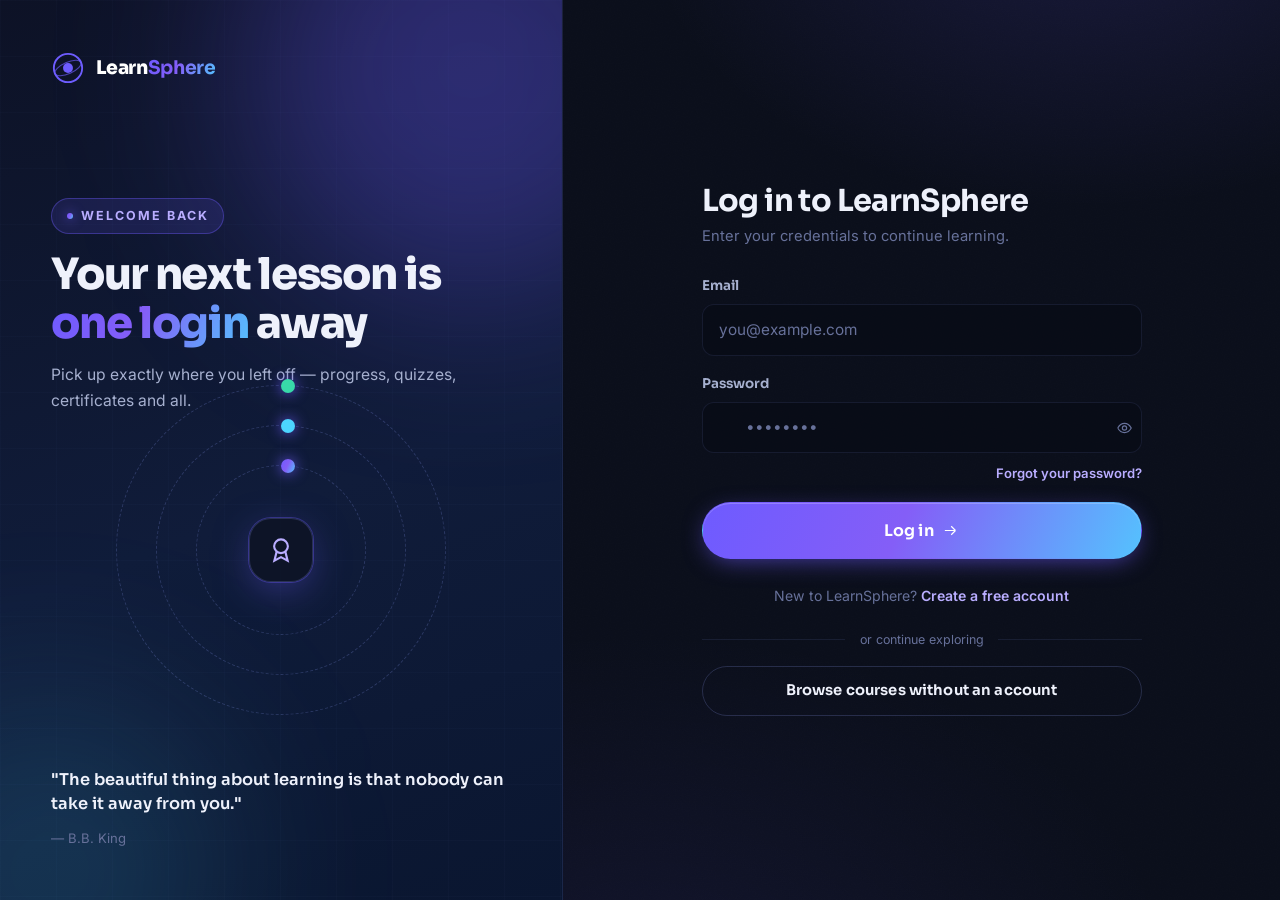
<file: online course website/learnsphere/frontend/instructor-dashboard.html>
<!DOCTYPE html>
<html lang="en">
<head>
  <meta charset="UTF-8">
  <meta name="viewport" content="width=device-width, initial-scale=1.0">
  <title>Instructor studio — LearnSphere</title>
  <link rel="icon" href='data:image/svg+xml,<svg xmlns="http://www.w3.org/2000/svg" viewBox="0 0 48 48"><circle cx="24" cy="24" r="20" fill="none" stroke="%236e5bff" stroke-width="3"/><circle cx="24" cy="24" r="7" fill="%234cd4ff"/></svg>'>
  <link rel="preconnect" href="https://fonts.googleapis.com">
  <link rel="preconnect" href="https://fonts.gstatic.com" crossorigin>
  <link href="https://fonts.googleapis.com/css2?family=Inter:wght@400;500;600;700&family=Sora:wght@400;600;700;800&display=swap" rel="stylesheet">
  <link rel="stylesheet" href="css/style.css">
  <link rel="stylesheet" href="css/dashboard.css">
  <link rel="stylesheet" href="css/course.css">
  <link rel="stylesheet" href="css/responsive.css">
</head>
<body>
  <div id="app-root">
    <div class="page-loader"><div class="loader-orb"></div></div>
  </div>

  <script src="js/config.js"></script>
  <script src="js/utils.js"></script>
  <script src="js/api.js"></script>
  <script src="js/ui.js"></script>
  <script src="js/dashboard.js"></script>
  <script src="js/instructor.js"></script>
  <script>
    document.addEventListener("DOMContentLoaded", () => LS.pages.initInstructor());
  </script>
</body>
</html>
</file>
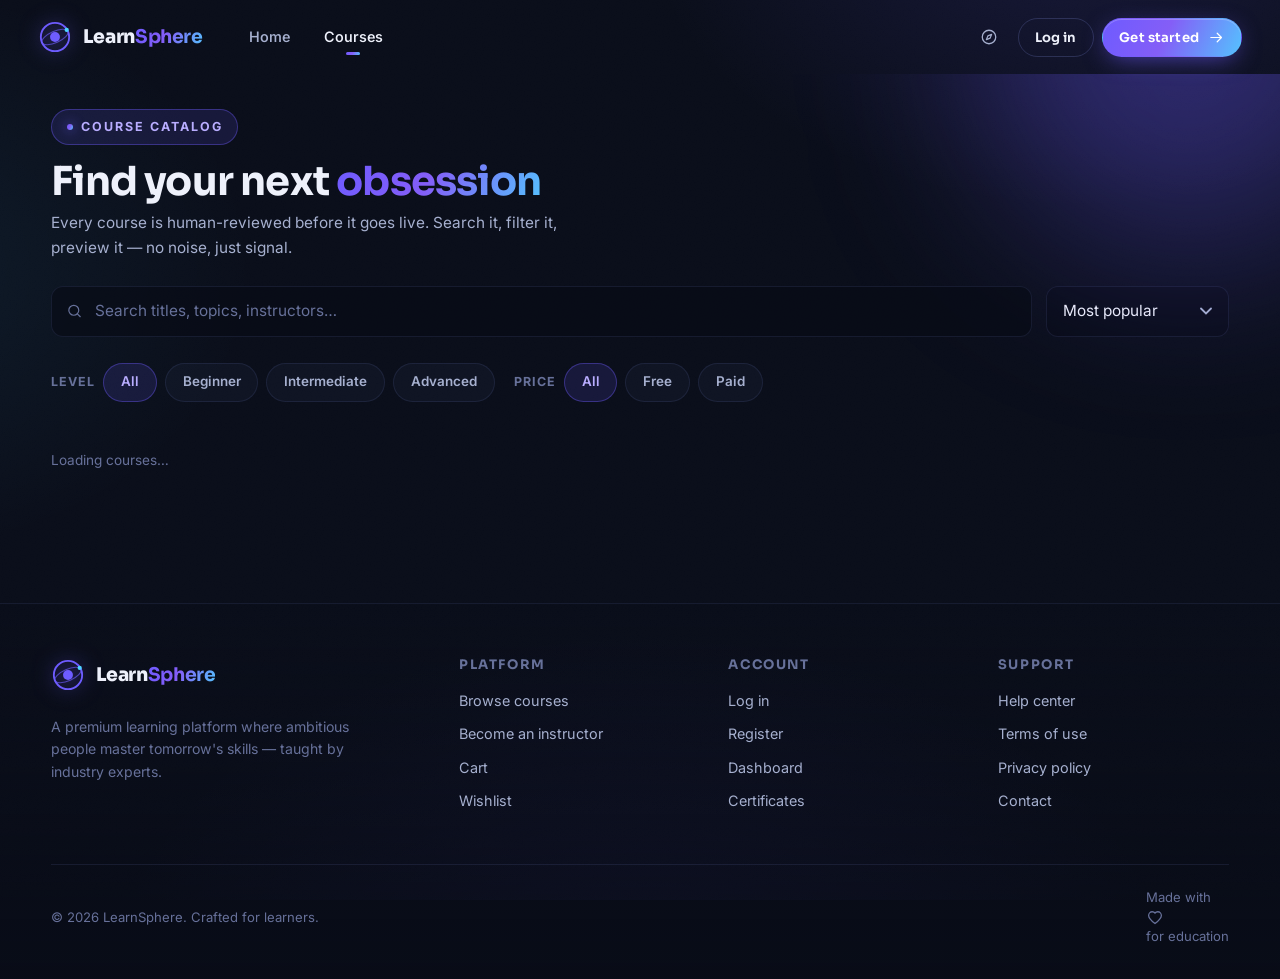
<file: online course website/learnsphere/frontend/learning.html>
<!DOCTYPE html>
<html lang="en">

<head>
  <meta charset="UTF-8">
  <meta name="viewport" content="width=device-width, initial-scale=1.0">
  <title>Learning — LearnSphere</title>
  <link rel="icon"
    href='data:image/svg+xml,<svg xmlns="http://www.w3.org/2000/svg" viewBox="0 0 48 48"><circle cx="24" cy="24" r="20" fill="none" stroke="%236e5bff" stroke-width="3"/><circle cx="24" cy="24" r="7" fill="%234cd4ff"/></svg>'>
  <link rel="preconnect" href="https://fonts.googleapis.com">
  <link rel="preconnect" href="https://fonts.gstatic.com" crossorigin>
  <link
    href="https://fonts.googleapis.com/css2?family=Inter:wght@400;500;600;700&family=Sora:wght@400;600;700;800&display=swap"
    rel="stylesheet">
  <link rel="stylesheet" href="css/style.css">
  <link rel="stylesheet" href="css/course.css">
  <link rel="stylesheet" href="css/dashboard.css">
  <link rel="stylesheet" href="css/responsive.css">
  <style>
    @media (max-width: 640px) {
      .hide-sm {
        display: none;
      }
    }
  </style>
</head>

<body>
  <div class="learn-shell" id="learn-shell">
    <div class="page-loader">
      <div class="loader-orb"></div>
    </div>
  </div>

  <script src="js/config.js"></script>
  <script src="js/utils.js"></script>
  <script src="js/api.js"></script>
  <script src="js/ui.js"></script>
  <script src="js/quiz.js"></script>
  <script src="js/learning.js"></script>
  <script>
    document.addEventListener("DOMContentLoaded", () => LS.pages.initLearning());
  </script>
</body>

</html>
</file>
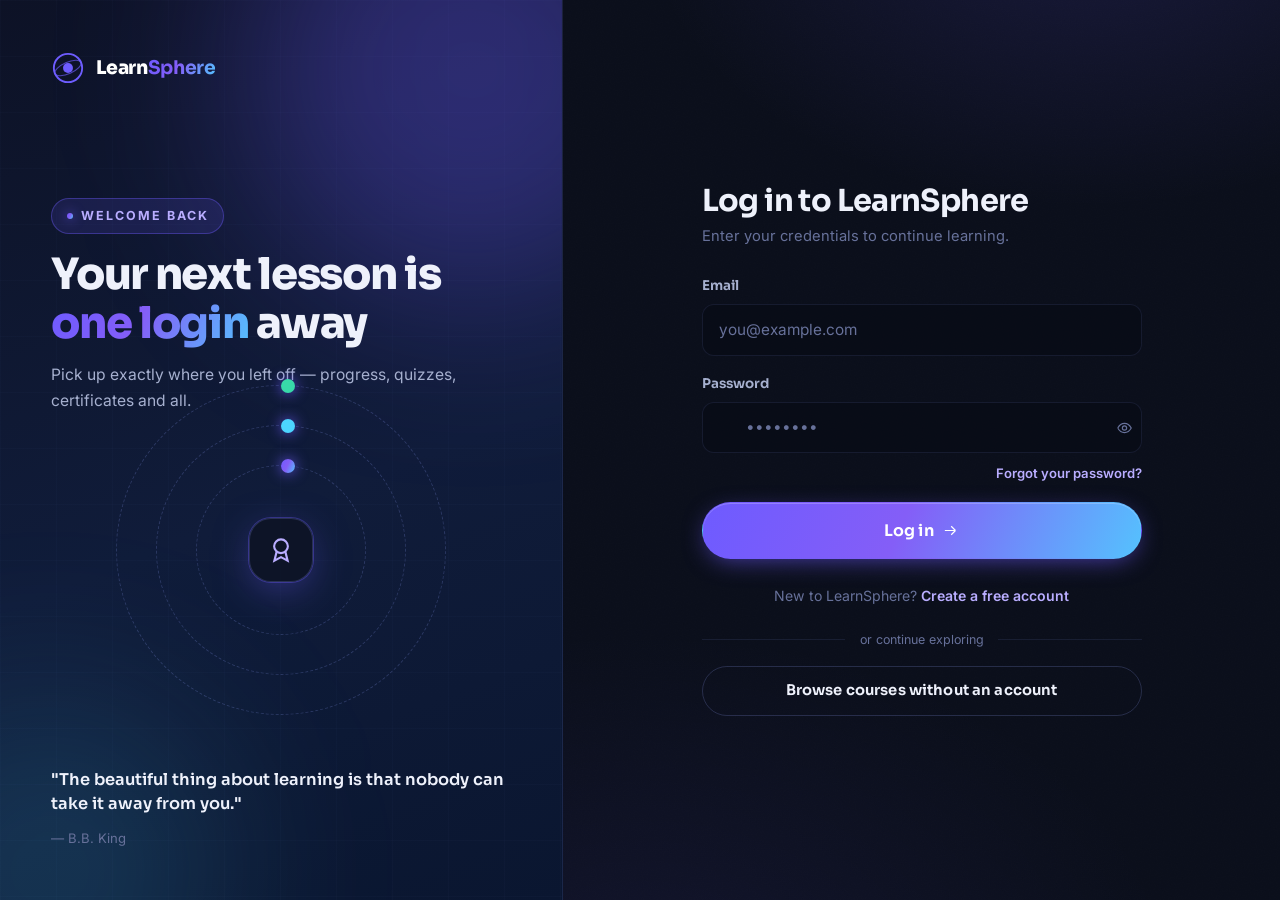
<file: online course website/learnsphere/frontend/login.html>
<!DOCTYPE html>
<html lang="en">
<head>
  <meta charset="UTF-8">
  <meta name="viewport" content="width=device-width, initial-scale=1.0">
  <title>Log in — LearnSphere</title>
  <link rel="icon" href='data:image/svg+xml,<svg xmlns="http://www.w3.org/2000/svg" viewBox="0 0 48 48"><circle cx="24" cy="24" r="20" fill="none" stroke="%236e5bff" stroke-width="3"/><circle cx="24" cy="24" r="7" fill="%234cd4ff"/></svg>'>
  <link rel="preconnect" href="https://fonts.googleapis.com">
  <link rel="preconnect" href="https://fonts.gstatic.com" crossorigin>
  <link href="https://fonts.googleapis.com/css2?family=Inter:wght@400;500;600;700&family=Sora:wght@400;600;700;800&display=swap" rel="stylesheet">
  <link rel="stylesheet" href="css/style.css">
  <link rel="stylesheet" href="css/auth.css">
  <link rel="stylesheet" href="css/responsive.css">
</head>
<body>
  <div class="auth-page">
    <!-- brand side -->
    <aside class="auth-brand">
      <div class="hero-grid-lines"></div>
      <div class="orb orb-1"></div>
      <div class="orb orb-2"></div>
      <a class="brand" href="index.html" style="color:#fff">
        <svg width="34" height="34" viewBox="0 0 48 48" fill="none"><circle cx="24" cy="24" r="20" stroke="url(#lgl)" stroke-width="2.6"/><ellipse cx="24" cy="24" rx="20" ry="8" stroke="url(#lgl)" stroke-width="1.6" opacity=".65" transform="rotate(-24 24 24)"/><circle cx="24" cy="24" r="7" fill="url(#lgl)"/><defs><linearGradient id="lgl" x1="0" y1="0" x2="48" y2="48"><stop stop-color="#6e5bff"/><stop offset="1" stop-color="#4cd4ff"/></linearGradient></defs></svg>
        <span>Learn<b>Sphere</b></span>
      </a>
      <div class="auth-brand-copy">
        <span class="kicker"><span class="dot"></span> Welcome back</span>
        <h1>Your next lesson is <span class="grad-text">one login</span> away</h1>
        <p>Pick up exactly where you left off — progress, quizzes, certificates and all.</p>
        <div class="auth-orbit" aria-hidden="true">
          <span class="orbit-ring r1"><span class="sat"></span></span>
          <span class="orbit-ring r2"><span class="sat" style="background:#4cd4ff"></span></span>
          <span class="orbit-ring r3"><span class="sat" style="background:#38d9a9"></span></span>
          <span class="orbit-core">
            <svg viewBox="0 0 24 24" fill="none" stroke="#b9adff" stroke-width="1.7"><circle cx="12" cy="9" r="5.5"/><path d="m8.5 13.5-1.8 7 5.3-2.8 5.3 2.8-1.8-7"/></svg>
          </span>
        </div>
      </div>
      <figure class="auth-quote">
        <blockquote>"The beautiful thing about learning is that nobody can take it away from you."</blockquote>
        <figcaption>— B.B. King</figcaption>
      </figure>
    </aside>

    <!-- form side -->
    <main class="auth-main">
      <div class="auth-card" id="login-view">
        <div class="a-head">
          <h2>Log in to LearnSphere</h2>
          <p>Enter your credentials to continue learning.</p>
        </div>
        <div class="auth-alert" id="auth-alert"></div>
        <form id="login-form" novalidate>
          <div class="field">
            <label class="label" for="l-email">Email</label>
            <input class="input" id="l-email" name="email" type="email" placeholder="you@example.com" autocomplete="email" required>
            <span class="field-error"></span>
          </div>
          <div class="field">
            <label class="label" for="l-password">Password</label>
            <div class="input-group" style="position:relative">
              <input class="input" id="l-password" name="password" type="password" placeholder="••••••••" autocomplete="current-password" required style="padding-right:2.6rem">
              <button type="button" class="pw-toggle" aria-label="Show password"><svg class="icon" viewBox="0 0 24 24" fill="none" stroke="currentColor" stroke-width="1.7"><path d="M2.5 12S6 5.5 12 5.5 21.5 12 21.5 12 18 18.5 12 18.5 2.5 12 2.5 12"/><circle cx="12" cy="12" r="3"/></svg></button>
            </div>
            <span class="field-error"></span>
          </div>
          <a href="#" class="link forgot-link" id="forgot-link">Forgot your password?</a>
          <button class="btn btn-primary btn-lg btn-block" type="submit">
            Log in
            <svg class="icon" viewBox="0 0 24 24" fill="none" stroke="currentColor" stroke-width="1.7"><path d="M4 12h15m0 0-6-6m6 6-6 6"/></svg>
          </button>
        </form>
        <p class="auth-switch">New to LearnSphere? <a class="link" href="register.html">Create a free account</a></p>
        <div class="auth-alt">
          <div class="divider">or continue exploring</div>
          <a href="courses.html" class="btn btn-ghost btn-block">Browse courses without an account</a>
        </div>
      </div>

      <!-- reset password view (arrives via email link) -->
      <div class="auth-card hidden" id="reset-view">
        <div class="a-head">
          <h2>Choose a new password</h2>
          <p>Almost done — set a fresh password for your account.</p>
        </div>
        <div class="auth-alert" id="auth-alert"></div>
        <form id="reset-form" novalidate>
          <div class="field">
            <label class="label" for="np1">New password</label>
            <div class="input-group" style="position:relative">
              <input class="input" id="np1" name="password" type="password" placeholder="At least 6 characters" style="padding-right:2.6rem">
              <button type="button" class="pw-toggle" aria-label="Show password"><svg class="icon" viewBox="0 0 24 24" fill="none" stroke="currentColor" stroke-width="1.7"><path d="M2.5 12S6 5.5 12 5.5 21.5 12 21.5 12 18 18.5 12 18.5 2.5 12 2.5 12"/><circle cx="12" cy="12" r="3"/></svg></button>
            </div>
            <span class="field-error"></span>
          </div>
          <div class="field">
            <label class="label" for="np2">Confirm password</label>
            <input class="input" id="np2" name="password2" type="password" placeholder="Repeat it">
            <span class="field-error"></span>
          </div>
          <button class="btn btn-primary btn-lg btn-block" type="submit">Update password</button>
        </form>
      </div>
    </main>
  </div>

  <script src="js/config.js"></script>
  <script src="js/utils.js"></script>
  <script src="js/api.js"></script>
  <script src="js/ui.js"></script>
  <script src="js/auth.js"></script>
  <script>
    document.addEventListener("DOMContentLoaded", () => {
      if (LS.api.session.token()) { LS.ui.guard(null, { silent: true }).then(p => { if (p) location.href = LS.ui.dashHref(p); }); }
      LS.auth.initLoginPage();
    });
  </script>
</body>
</html>
</file>
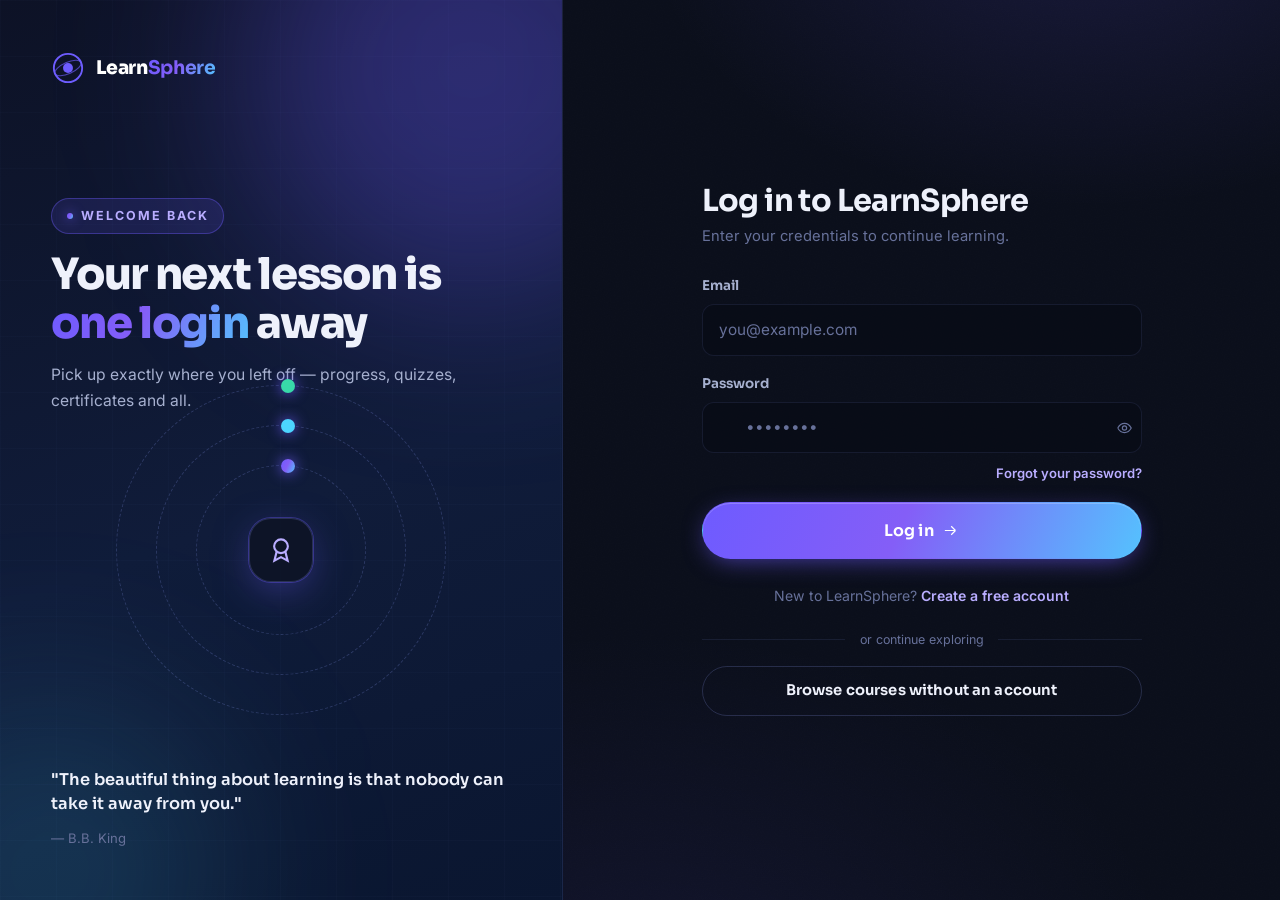
<file: online course website/learnsphere/frontend/profile.html>
<!DOCTYPE html>
<html lang="en">
<head>
  <meta charset="UTF-8">
  <meta name="viewport" content="width=device-width, initial-scale=1.0">
  <title>Profile — LearnSphere</title>
  <link rel="icon" href='data:image/svg+xml,<svg xmlns="http://www.w3.org/2000/svg" viewBox="0 0 48 48"><circle cx="24" cy="24" r="20" fill="none" stroke="%236e5bff" stroke-width="3"/><circle cx="24" cy="24" r="7" fill="%234cd4ff"/></svg>'>
  <link rel="preconnect" href="https://fonts.googleapis.com">
  <link rel="preconnect" href="https://fonts.gstatic.com" crossorigin>
  <link href="https://fonts.googleapis.com/css2?family=Inter:wght@400;500;600;700&family=Sora:wght@400;600;700;800&display=swap" rel="stylesheet">
  <link rel="stylesheet" href="css/style.css">
  <link rel="stylesheet" href="css/dashboard.css">
  <link rel="stylesheet" href="css/responsive.css">
</head>
<body>
  <div id="nav-root"></div>
  <div class="nav-page-offset"></div>

  <main class="container section-sm" style="padding-top:2rem">
    <div class="section-head" data-reveal>
      <span class="kicker"><span class="dot"></span> Account</span>
      <h1 style="font-size:clamp(1.5rem,3.4vw,2rem);margin:.8rem 0 .3rem">Your profile</h1>
      <p class="text-muted">Manage your identity, avatar and security settings.</p>
    </div>
    <div id="profile-root">
      <div class="page-loader" style="position:static;background:none"><div class="loader-orb"></div></div>
    </div>
  </main>

  <div id="footer-root"></div>

  <script src="js/config.js"></script>
  <script src="js/utils.js"></script>
  <script src="js/api.js"></script>
  <script src="js/ui.js"></script>
  <script src="js/dashboard.js"></script>
  <script>
    document.addEventListener("DOMContentLoaded", async () => {
      await LS.ui.initNav({ active: "dashboard" });
      LS.ui.initFooter();
      LS.pages.initProfile();
    });
  </script>
</body>
</html>
</file>
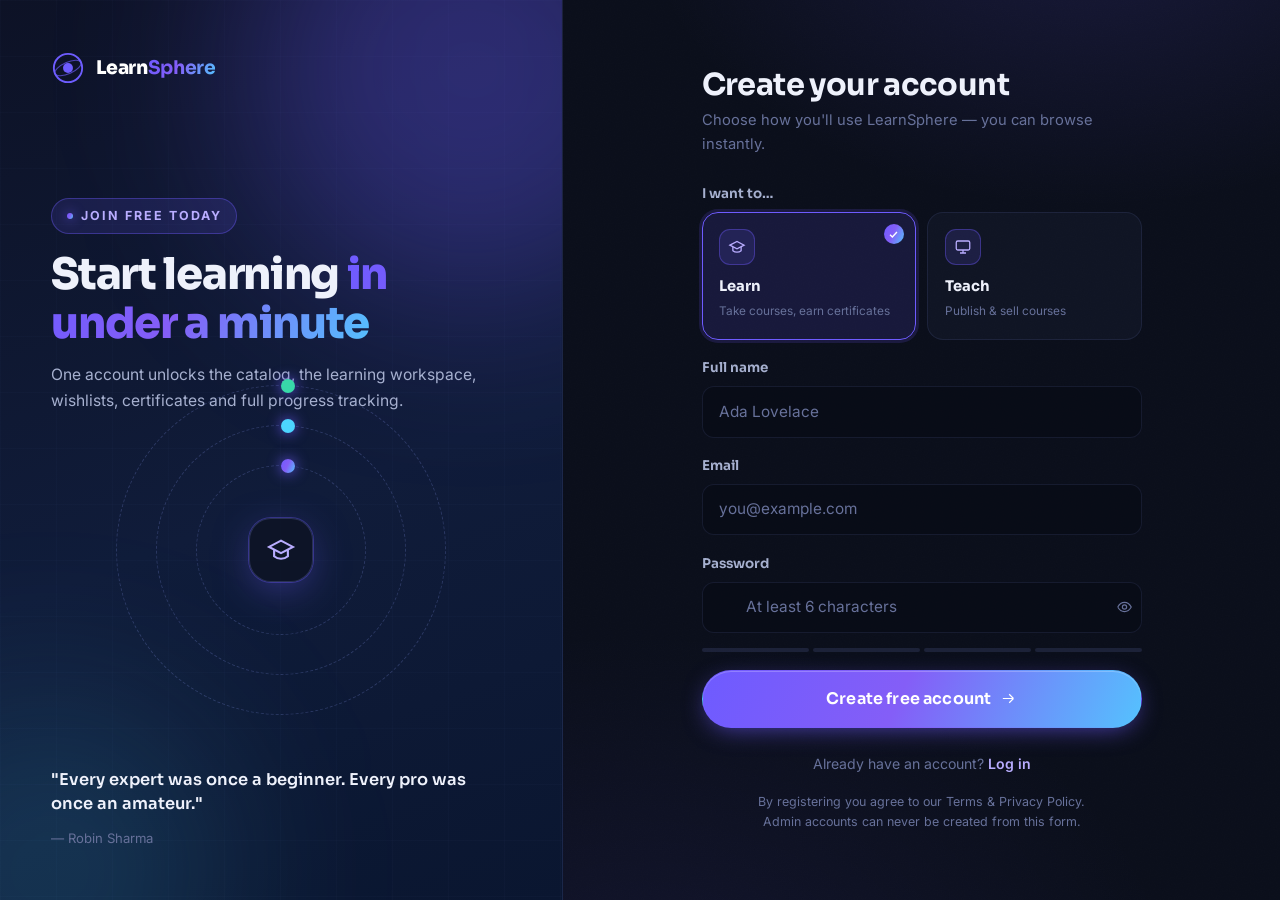
<file: online course website/learnsphere/frontend/register.html>
<!DOCTYPE html>
<html lang="en">
<head>
  <meta charset="UTF-8">
  <meta name="viewport" content="width=device-width, initial-scale=1.0">
  <title>Create account — LearnSphere</title>
  <link rel="icon" href='data:image/svg+xml,<svg xmlns="http://www.w3.org/2000/svg" viewBox="0 0 48 48"><circle cx="24" cy="24" r="20" fill="none" stroke="%236e5bff" stroke-width="3"/><circle cx="24" cy="24" r="7" fill="%234cd4ff"/></svg>'>
  <link rel="preconnect" href="https://fonts.googleapis.com">
  <link rel="preconnect" href="https://fonts.gstatic.com" crossorigin>
  <link href="https://fonts.googleapis.com/css2?family=Inter:wght@400;500;600;700&family=Sora:wght@400;600;700;800&display=swap" rel="stylesheet">
  <link rel="stylesheet" href="css/style.css">
  <link rel="stylesheet" href="css/auth.css">
  <link rel="stylesheet" href="css/responsive.css">
</head>
<body>
  <div class="auth-page">
    <!-- brand side -->
    <aside class="auth-brand">
      <div class="hero-grid-lines"></div>
      <div class="orb orb-1"></div>
      <div class="orb orb-2"></div>
      <a class="brand" href="index.html" style="color:#fff">
        <svg width="34" height="34" viewBox="0 0 48 48" fill="none"><circle cx="24" cy="24" r="20" stroke="url(#lgr)" stroke-width="2.6"/><ellipse cx="24" cy="24" rx="20" ry="8" stroke="url(#lgr)" stroke-width="1.6" opacity=".65" transform="rotate(-24 24 24)"/><circle cx="24" cy="24" r="7" fill="url(#lgr)"/><defs><linearGradient id="lgr" x1="0" y1="0" x2="48" y2="48"><stop stop-color="#6e5bff"/><stop offset="1" stop-color="#4cd4ff"/></linearGradient></defs></svg>
        <span>Learn<b>Sphere</b></span>
      </a>
      <div class="auth-brand-copy">
        <span class="kicker"><span class="dot"></span> Join free today</span>
        <h1>Start learning <span class="grad-text">in under a minute</span></h1>
        <p>One account unlocks the catalog, the learning workspace, wishlists, certificates and full progress tracking.</p>
        <div class="auth-orbit" aria-hidden="true">
          <span class="orbit-ring r1"><span class="sat"></span></span>
          <span class="orbit-ring r2"><span class="sat" style="background:#4cd4ff"></span></span>
          <span class="orbit-ring r3"><span class="sat" style="background:#38d9a9"></span></span>
          <span class="orbit-core">
            <svg viewBox="0 0 24 24" fill="none" stroke="#b9adff" stroke-width="1.7"><path d="m2.5 9.5 9.5-5 9.5 5-9.5 5z"/><path d="M6.5 12v5c3 2.6 8 2.6 11 0v-5"/></svg>
          </span>
        </div>
      </div>
      <figure class="auth-quote">
        <blockquote>"Every expert was once a beginner. Every pro was once an amateur."</blockquote>
        <figcaption>— Robin Sharma</figcaption>
      </figure>
    </aside>

    <!-- form side -->
    <main class="auth-main">
      <div class="auth-card">
        <div class="a-head">
          <h2>Create your account</h2>
          <p>Choose how you'll use LearnSphere — you can browse instantly.</p>
        </div>
        <div class="auth-alert" id="auth-alert"></div>

        <form id="register-form" novalidate>
          <div class="field">
            <label class="label">I want to…</label>
            <div class="role-pick">
              <button type="button" class="role-card selected" data-role="student">
                <span class="rc-ic"><svg viewBox="0 0 24 24" fill="none" stroke="currentColor" stroke-width="1.7"><path d="m2.5 9.5 9.5-5 9.5 5-9.5 5z"/><path d="M6.5 12v5c3 2.6 8 2.6 11 0v-5"/></svg></span>
                <b>Learn</b><span>Take courses, earn certificates</span>
                <span class="rc-check"><svg viewBox="0 0 24 24" fill="none" stroke="currentColor" stroke-width="3"><path d="m4.5 12.5 5 5 10-11"/></svg></span>
              </button>
              <button type="button" class="role-card" data-role="instructor">
                <span class="rc-ic"><svg viewBox="0 0 24 24" fill="none" stroke="currentColor" stroke-width="1.7"><rect x="3" y="4" width="18" height="12" rx="2"/><path d="M12 16v4m-4 0h8"/></svg></span>
                <b>Teach</b><span>Publish &amp; sell courses</span>
                <span class="rc-check"><svg viewBox="0 0 24 24" fill="none" stroke="currentColor" stroke-width="3"><path d="m4.5 12.5 5 5 10-11"/></svg></span>
              </button>
            </div>
            <div class="role-note hidden" id="instructor-note">
              <svg viewBox="0 0 24 24" fill="none" stroke="currentColor" stroke-width="1.7"><circle cx="12" cy="12" r="9"/><path d="M12 8h.01M12 11.5V16"/></svg>
              <span>Instructor accounts require admin approval before you can publish courses.</span>
            </div>
          </div>

          <div class="field">
            <label class="label" for="r-name">Full name</label>
            <input class="input" id="r-name" name="full_name" type="text" placeholder="Ada Lovelace" autocomplete="name" required>
            <span class="field-error"></span>
          </div>
          <div class="field">
            <label class="label" for="r-email">Email</label>
            <input class="input" id="r-email" name="email" type="email" placeholder="you@example.com" autocomplete="email" required>
            <span class="field-error"></span>
          </div>
          <div class="field">
            <label class="label" for="r-password">Password</label>
            <div class="input-group" style="position:relative">
              <input class="input" id="r-password" name="password" type="password" placeholder="At least 6 characters" autocomplete="new-password" required style="padding-right:2.6rem">
              <button type="button" class="pw-toggle" aria-label="Show password"><svg class="icon" viewBox="0 0 24 24" fill="none" stroke="currentColor" stroke-width="1.7"><path d="M2.5 12S6 5.5 12 5.5 21.5 12 21.5 12 18 18.5 12 18.5 2.5 12 2.5 12"/><circle cx="12" cy="12" r="3"/></svg></button>
            </div>
            <div class="pw-meter" id="pw-meter"><i></i><i></i><i></i><i></i></div>
            <span class="field-error"></span>
          </div>

          <button class="btn btn-primary btn-lg btn-block" type="submit">
            Create free account
            <svg class="icon" viewBox="0 0 24 24" fill="none" stroke="currentColor" stroke-width="1.7"><path d="M4 12h15m0 0-6-6m6 6-6 6"/></svg>
          </button>
        </form>

        <p class="auth-switch">Already have an account? <a class="link" href="login.html">Log in</a></p>
        <p class="hint" style="text-align:center;margin-top:1rem">By registering you agree to our Terms &amp; Privacy Policy.<br>Admin accounts can never be created from this form.</p>
      </div>
    </main>
  </div>

  <script src="js/config.js"></script>
  <script src="js/utils.js"></script>
  <script src="js/api.js"></script>
  <script src="js/ui.js"></script>
  <script src="js/auth.js"></script>
  <script>
    document.addEventListener("DOMContentLoaded", () => LS.auth.initRegisterPage());
  </script>
</body>
</html>
</file>
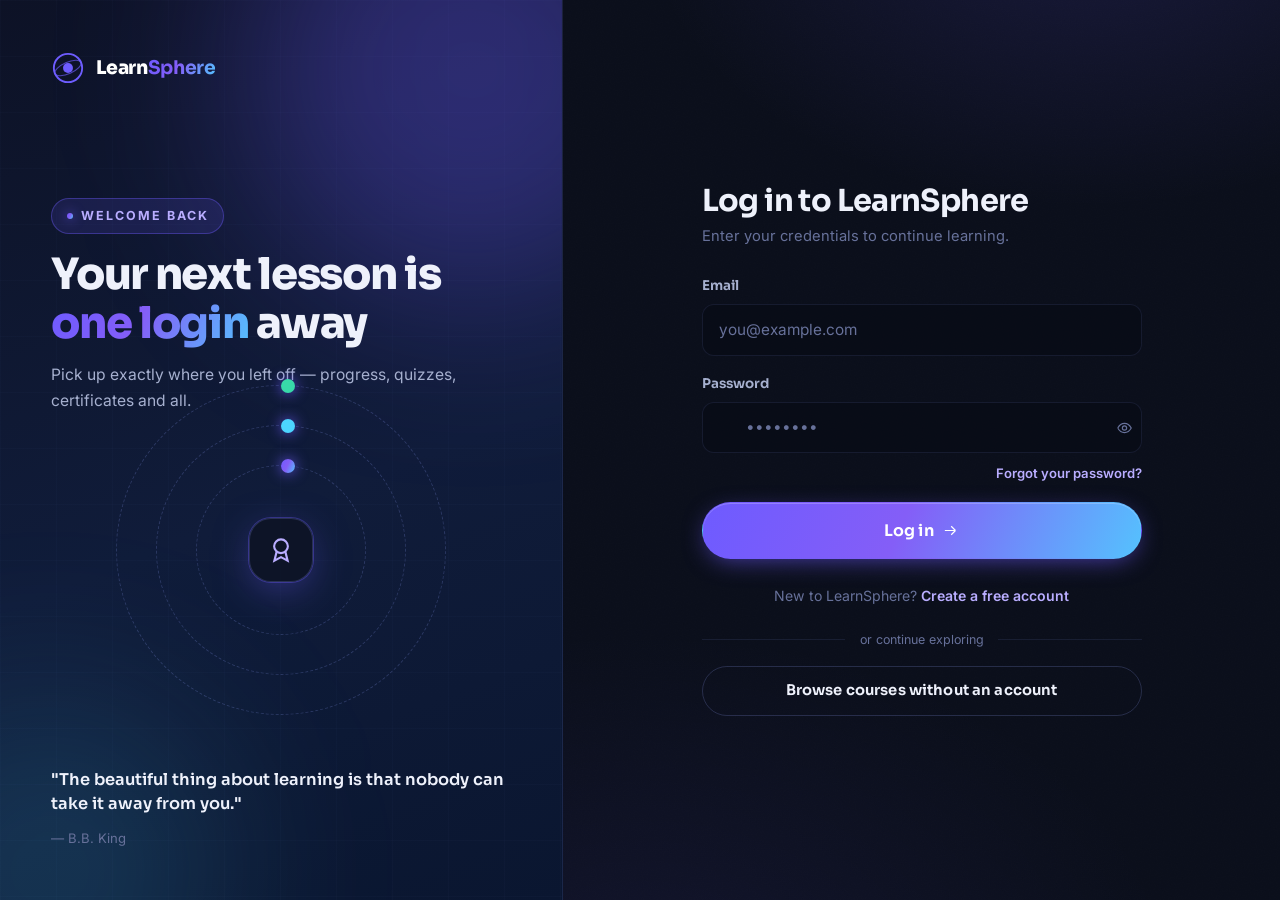
<file: online course website/learnsphere/frontend/student-dashboard.html>
<!DOCTYPE html>
<html lang="en">
<head>
  <meta charset="UTF-8">
  <meta name="viewport" content="width=device-width, initial-scale=1.0">
  <title>My dashboard — LearnSphere</title>
  <link rel="icon" href='data:image/svg+xml,<svg xmlns="http://www.w3.org/2000/svg" viewBox="0 0 48 48"><circle cx="24" cy="24" r="20" fill="none" stroke="%236e5bff" stroke-width="3"/><circle cx="24" cy="24" r="7" fill="%234cd4ff"/></svg>'>
  <link rel="preconnect" href="https://fonts.googleapis.com">
  <link rel="preconnect" href="https://fonts.gstatic.com" crossorigin>
  <link href="https://fonts.googleapis.com/css2?family=Inter:wght@400;500;600;700&family=Sora:wght@400;600;700;800&display=swap" rel="stylesheet">
  <link rel="stylesheet" href="css/style.css">
  <link rel="stylesheet" href="css/dashboard.css">
  <link rel="stylesheet" href="css/course.css">
  <link rel="stylesheet" href="css/responsive.css">
</head>
<body>
  <div id="app-root">
    <div class="page-loader"><div class="loader-orb"></div></div>
  </div>

  <script src="js/config.js"></script>
  <script src="js/utils.js"></script>
  <script src="js/api.js"></script>
  <script src="js/ui.js"></script>
  <script src="js/dashboard.js"></script>
  <script>
    document.addEventListener("DOMContentLoaded", () => {
      LS.pages.initStudentDashboard();
      window.addEventListener("hashchange", () => LS.pages.initStudentDashboard());
    });
  </script>
</body>
</html>
</file>
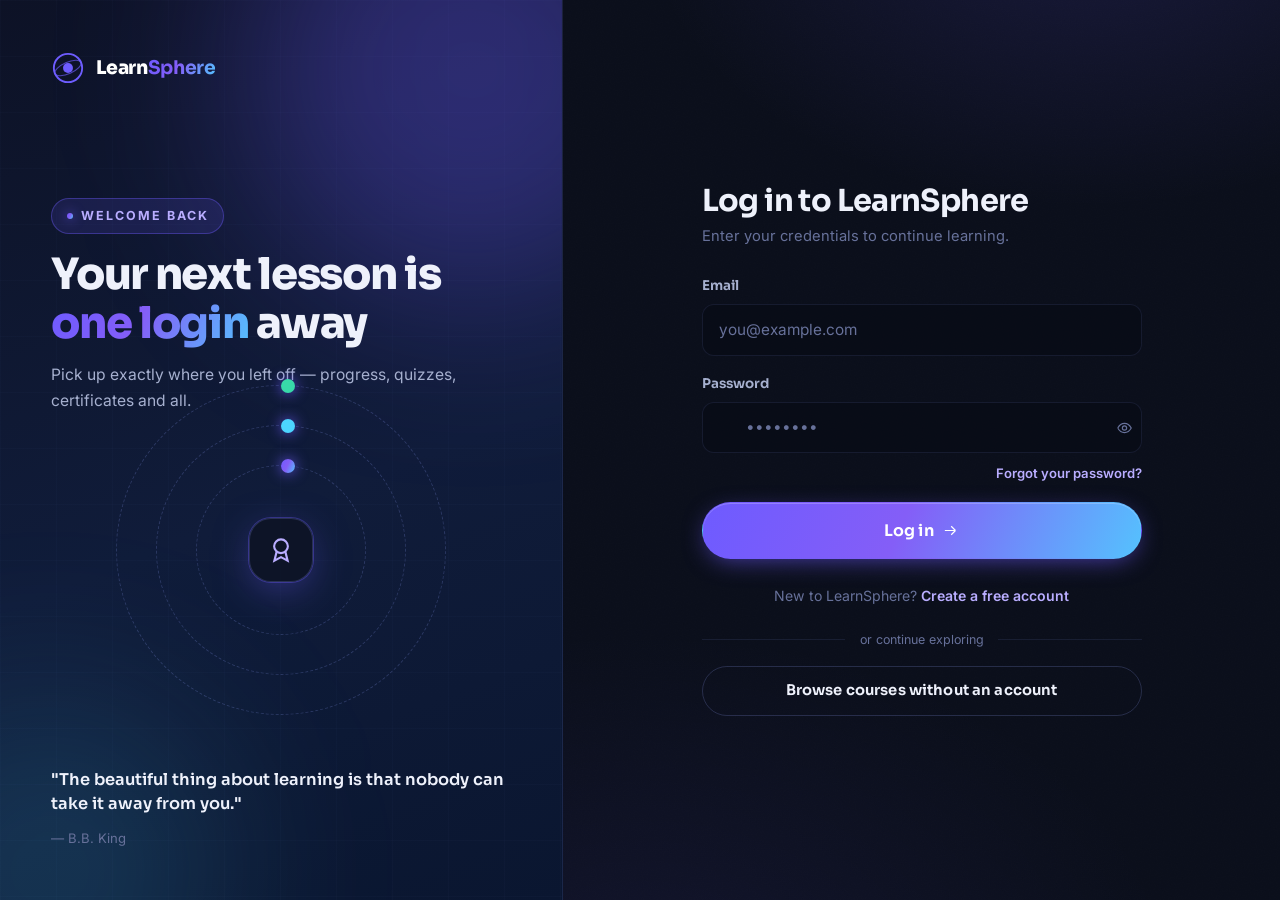
<file: online course website/learnsphere/frontend/wishlist.html>
<!DOCTYPE html>
<html lang="en">
<head>
  <meta charset="UTF-8">
  <meta name="viewport" content="width=device-width, initial-scale=1.0">
  <title>Wishlist — LearnSphere</title>
  <link rel="icon" href='data:image/svg+xml,<svg xmlns="http://www.w3.org/2000/svg" viewBox="0 0 48 48"><circle cx="24" cy="24" r="20" fill="none" stroke="%236e5bff" stroke-width="3"/><circle cx="24" cy="24" r="7" fill="%234cd4ff"/></svg>'>
  <link rel="preconnect" href="https://fonts.googleapis.com">
  <link rel="preconnect" href="https://fonts.gstatic.com" crossorigin>
  <link href="https://fonts.googleapis.com/css2?family=Inter:wght@400;500;600;700&family=Sora:wght@400;600;700;800&display=swap" rel="stylesheet">
  <link rel="stylesheet" href="css/style.css">
  <link rel="stylesheet" href="css/dashboard.css">
  <link rel="stylesheet" href="css/course.css">
  <link rel="stylesheet" href="css/responsive.css">
</head>
<body>
  <div id="nav-root"></div>
  <div class="nav-page-offset"></div>

  <main class="container section-sm" style="padding-top:2rem;min-height:60vh">
    <div id="wishlist-root">
      <div class="page-loader" style="position:static;background:none"><div class="loader-orb"></div></div>
    </div>
  </main>

  <div id="footer-root"></div>

  <script src="js/config.js"></script>
  <script src="js/utils.js"></script>
  <script src="js/api.js"></script>
  <script src="js/ui.js"></script>
  <script src="js/payment.js"></script>
  <script>
    document.addEventListener("DOMContentLoaded", async () => {
      await LS.ui.initNav({ active: "" });
      LS.ui.initFooter();
      LS.pages.initWishlist();
    });
  </script>
</body>
</html>
</file>
<file: online course website/learnsphere/frontend/css/style.css>
/* ============================================================================
   LearnSphere — Design System (style.css)
   A premium "aurora ink" visual language: deep navy canvas, iris + cyan
   aurora accents, layered depth, editorial typography.
   ========================================================================== */

/* ---------------------------------------------------------------- tokens */
:root {
  /* surfaces */
  --bg-0: #05070e;
  --bg-1: #0a0e1a;
  --bg-2: #0e1526;
  --bg-3: #131c33;
  --surface: rgba(148, 163, 255, 0.045);
  --surface-2: rgba(148, 163, 255, 0.08);
  --surface-3: rgba(148, 163, 255, 0.13);
  --glass: rgba(13, 18, 34, 0.72);

  /* text */
  --text-1: #eef1fb;
  --text-2: #a6b0cf;
  --text-3: #67719a;

  /* accents — one strong iris, cyan used sparingly as aurora partner */
  --accent: #6e5bff;
  --accent-2: #9a8bff;
  --accent-ink: #b9adff;
  --accent-soft: rgba(110, 91, 255, 0.14);
  --accent-line: rgba(110, 91, 255, 0.38);
  --cyan: #4cd4ff;
  --grad: linear-gradient(115deg, #6e5bff 0%, #845ef7 45%, #4cd4ff 110%);
  --grad-soft: linear-gradient(115deg, rgba(110,91,255,.16), rgba(76,212,255,.10));

  /* semantic */
  --mint: #38d9a9;
  --mint-soft: rgba(56, 217, 169, 0.13);
  --amber: #ffb45c;
  --amber-soft: rgba(255, 180, 92, 0.13);
  --rose: #ff6b8d;
  --rose-soft: rgba(255, 107, 141, 0.13);
  --sky: #4cc3ff;
  --sky-soft: rgba(76, 195, 255, 0.13);

  /* lines / shadows / radii */
  --line: rgba(148, 163, 255, 0.1);
  --line-strong: rgba(148, 163, 255, 0.2);
  --r-xs: 8px;  --r-sm: 12px; --r-md: 16px; --r-lg: 22px; --r-xl: 30px; --r-full: 999px;
  --shadow-1: 0 1px 2px rgba(2, 4, 10, 0.55), 0 8px 24px rgba(2, 4, 10, 0.35);
  --shadow-2: 0 2px 6px rgba(2, 4, 10, 0.6), 0 20px 50px rgba(2, 4, 10, 0.45);
  --glow-accent: 0 0 0 1px rgba(110,91,255,.35), 0 10px 40px -8px rgba(110,91,255,.5);
  --shadow-pop: 0 24px 80px -12px rgba(3, 5, 12, 0.8);

  /* type */
  --font-display: "Sora", "Inter", system-ui, -apple-system, "Segoe UI", sans-serif;
  --font-body: "Inter", system-ui, -apple-system, "Segoe UI", sans-serif;
  --fs-hero: clamp(2.6rem, 6vw, 4.6rem);
  --fs-h1: clamp(2rem, 4.4vw, 3rem);
  --fs-h2: clamp(1.5rem, 3.2vw, 2.2rem);
  --fs-h3: 1.15rem;

  /* motion */
  --ease: cubic-bezier(0.22, 1, 0.36, 1);
  --t-fast: 0.18s var(--ease);
  --t-med: 0.34s var(--ease);

  /* z layers */
  --z-nav: 60; --z-drawer: 80; --z-modal: 100; --z-toast: 120;

  --nav-h: 74px;
  --sidebar-w: 262px;
}

/* ---------------------------------------------------------------- reset */
*, *::before, *::after { box-sizing: border-box; }
* { margin: 0; }
html { scroll-behavior: smooth; -webkit-text-size-adjust: 100%; }
body {
  font-family: var(--font-body);
  background: var(--bg-1);
  color: var(--text-1);
  line-height: 1.6;
  font-size: 0.96rem;
  min-height: 100vh;
  -webkit-font-smoothing: antialiased;
  overflow-x: hidden;
}
img, video, svg { display: block; max-width: 100%; }
input, button, textarea, select { font: inherit; color: inherit; }
button { cursor: pointer; background: none; border: none; }
a { color: inherit; text-decoration: none; }
ul, ol { padding: 0; list-style: none; }
h1, h2, h3, h4 { font-family: var(--font-display); line-height: 1.14; font-weight: 700; letter-spacing: -0.02em; }
::placeholder { color: var(--text-3); }
::selection { background: rgba(110, 91, 255, 0.42); color: #fff; }

/* subtle global texture + aurora ambience */
body::before {
  content: "";
  position: fixed; inset: 0; z-index: -2; pointer-events: none;
  background:
    radial-gradient(720px 480px at 85% -10%, rgba(110, 91, 255, 0.14), transparent 62%),
    radial-gradient(640px 480px at -10% 30%, rgba(76, 212, 255, 0.07), transparent 60%),
    radial-gradient(900px 600px at 50% 110%, rgba(110, 91, 255, 0.08), transparent 60%),
    var(--bg-1);
}
body::after {
  content: "";
  position: fixed; inset: 0; z-index: -1; pointer-events: none; opacity: 0.5;
  background-image: url("data:image/svg+xml,%3Csvg xmlns='http://www.w3.org/2000/svg' width='160' height='160'%3E%3Cfilter id='n'%3E%3CfeTurbulence type='fractalNoise' baseFrequency='0.85' numOctaves='2'/%3E%3CfeColorMatrix values='0 0 0 0 0.55 0 0 0 0 0.55 0 0 0 0 0.75 0 0 0 0.03 0'/%3E%3C/filter%3E%3Crect width='160' height='160' filter='url(%23n)'/%3E%3C/svg%3E");
}

/* custom scrollbar */
::-webkit-scrollbar { width: 10px; height: 10px; }
::-webkit-scrollbar-track { background: var(--bg-1); }
::-webkit-scrollbar-thumb { background: #232f52; border-radius: 8px; border: 2px solid var(--bg-1); }
::-webkit-scrollbar-thumb:hover { background: #31427a; }

/* focus visibility */
:focus-visible { outline: 2px solid var(--accent-2); outline-offset: 2px; border-radius: 6px; }

/* ---------------------------------------------------------------- layout */
.container { width: min(1200px, 92vw); margin-inline: auto; }
.section { padding: clamp(3.4rem, 7vw, 6rem) 0; position: relative; }
.section-sm { padding: clamp(2rem, 4vw, 3rem) 0; }

.kicker {
  display: inline-flex; align-items: center; gap: 0.5rem;
  font-size: 0.78rem; font-weight: 700; letter-spacing: 0.16em; text-transform: uppercase;
  color: var(--accent-ink);
  padding: 0.42rem 0.9rem; border-radius: var(--r-full);
  background: var(--accent-soft); border: 1px solid var(--accent-line);
}
.kicker .dot { width: 6px; height: 6px; border-radius: 50%; background: var(--grad); box-shadow: 0 0 12px rgba(110,91,255,.9); }

.section-head { max-width: 640px; margin-bottom: clamp(1.8rem, 4vw, 3rem); }
.section-head.center { margin-inline: auto; text-align: center; }
.section-head h2 { font-size: var(--fs-h2); margin: 1rem 0 0.7rem; }
.section-head p { color: var(--text-2); font-size: 1.02rem; }

.grad-text {
  background: var(--grad);
  -webkit-background-clip: text; background-clip: text;
  -webkit-text-fill-color: transparent; color: transparent;
}

.text-muted { color: var(--text-2); }
.text-dim { color: var(--text-3); }
.mono { font-variant-numeric: tabular-nums; }

/* ---------------------------------------------------------------- buttons */
.btn {
  --btn-bg: var(--surface-2);
  --btn-color: var(--text-1);
  position: relative;
  display: inline-flex; align-items: center; justify-content: center; gap: 0.55rem;
  padding: 0.78rem 1.5rem; border-radius: var(--r-full);
  background: var(--btn-bg); color: var(--btn-color);
  font-weight: 650; font-size: 0.92rem; font-family: var(--font-display);
  letter-spacing: 0.01em; white-space: nowrap;
  border: 1px solid var(--line);
  transition: transform var(--t-fast), box-shadow var(--t-fast), background var(--t-fast),
              border-color var(--t-fast), color var(--t-fast), opacity var(--t-fast);
  overflow: hidden; user-select: none;
}
.btn:hover { transform: translateY(-2px); border-color: var(--line-strong); }
.btn:active { transform: translateY(0) scale(0.98); }
.btn:disabled { opacity: 0.55; cursor: not-allowed; transform: none; }
.btn .icon { width: 17px; height: 17px; }

.btn-primary {
  background: var(--grad); border-color: transparent; color: #fff;
  box-shadow: 0 6px 24px -6px rgba(110, 91, 255, 0.65), inset 0 1px 0 rgba(255,255,255,0.22);
}
.btn-primary:hover { box-shadow: 0 10px 34px -6px rgba(110, 91, 255, 0.85), inset 0 1px 0 rgba(255,255,255,0.22); }
.btn-primary::after {
  content: ""; position: absolute; inset: 0;
  background: linear-gradient(115deg, transparent 30%, rgba(255,255,255,0.28) 50%, transparent 70%);
  transform: translateX(-120%); transition: transform 0.65s var(--ease);
}
.btn-primary:hover::after { transform: translateX(120%); }

.btn-ghost { background: transparent; border-color: var(--line-strong); color: var(--text-1); }
.btn-ghost:hover { background: var(--surface); }
.btn-soft { background: var(--accent-soft); border-color: var(--accent-line); color: var(--accent-ink); }
.btn-soft:hover { background: rgba(110, 91, 255, 0.22); }
.btn-danger { background: var(--rose-soft); border-color: rgba(255, 107, 141, 0.35); color: #ff9db4; }
.btn-danger:hover { background: rgba(255, 107, 141, 0.22); }
.btn-mint { background: var(--mint-soft); border-color: rgba(56, 217, 169, 0.35); color: #6fe8c4; }

.btn-lg { padding: 0.95rem 1.9rem; font-size: 1rem; }
.btn-sm { padding: 0.5rem 1rem; font-size: 0.82rem; }
.btn-xs { padding: 0.34rem 0.75rem; font-size: 0.76rem; gap: 0.35rem; }
.btn-block { width: 100%; }
.btn-icon { padding: 0.6rem; border-radius: var(--r-sm); aspect-ratio: 1; }

/* link-style action */
.link { color: var(--accent-ink); font-weight: 600; transition: color var(--t-fast); }
.link:hover { color: #fff; }

/* ---------------------------------------------------------------- cards */
.card {
  background: linear-gradient(180deg, var(--surface-2), var(--surface) 60%);
  border: 1px solid var(--line);
  border-radius: var(--r-lg);
  padding: 1.4rem;
  position: relative;
}
.card-hover { transition: transform var(--t-med), border-color var(--t-med), box-shadow var(--t-med); }
.card-hover:hover { transform: translateY(-5px); border-color: var(--line-strong); box-shadow: var(--shadow-2); }

/* ---------------------------------------------------------------- badges & pills */
.pill {
  display: inline-flex; align-items: center; gap: 0.4rem;
  padding: 0.28rem 0.72rem; border-radius: var(--r-full);
  font-size: 0.75rem; font-weight: 650; letter-spacing: 0.02em;
  background: var(--surface-2); border: 1px solid var(--line); color: var(--text-2);
}
.pill .dot { width: 6px; height: 6px; border-radius: 50%; background: currentColor; }
.pill-mint { background: var(--mint-soft); border-color: rgba(56,217,169,.3); color: #6fe8c4; }
.pill-amber { background: var(--amber-soft); border-color: rgba(255,180,92,.32); color: #ffce94; }
.pill-rose { background: var(--rose-soft); border-color: rgba(255,107,141,.32); color: #ff9db4; }
.pill-sky { background: var(--sky-soft); border-color: rgba(76,195,255,.32); color: #8fd8ff; }
.pill-accent { background: var(--accent-soft); border-color: var(--accent-line); color: var(--accent-ink); }

.tag {
  font-size: 0.72rem; font-weight: 700; letter-spacing: 0.08em; text-transform: uppercase;
  padding: 0.24rem 0.6rem; border-radius: 6px; background: var(--accent-soft); color: var(--accent-ink);
}

/* ---------------------------------------------------------------- forms */
.field { display: grid; gap: 0.45rem; margin-bottom: 1.1rem; }
.label { font-size: 0.84rem; font-weight: 650; color: var(--text-2); font-family: var(--font-display); }
.label b { color: var(--rose); font-weight: 700; }
.input, .select, .textarea {
  width: 100%;
  background: rgba(8, 11, 22, 0.65);
  border: 1px solid var(--line);
  border-radius: var(--r-sm);
  padding: 0.78rem 1rem;
  color: var(--text-1);
  transition: border-color var(--t-fast), box-shadow var(--t-fast), background var(--t-fast);
}
.textarea { min-height: 110px; resize: vertical; line-height: 1.55; }
.select { appearance: none; background-image: url("data:image/svg+xml,%3Csvg xmlns='http://www.w3.org/2000/svg' width='12' height='8' fill='none'%3E%3Cpath d='M1 1.5 6 6.5 11 1.5' stroke='%23a6b0cf' stroke-width='1.8' stroke-linecap='round'/%3E%3C/svg%3E"); background-repeat: no-repeat; background-position: right 1rem center; padding-right: 2.4rem; cursor: pointer; }
.select option { background: var(--bg-2); color: var(--text-1); }
.input:focus, .select:focus, .textarea:focus {
  outline: none; border-color: var(--accent);
  box-shadow: 0 0 0 3px rgba(110, 91, 255, 0.22); background: rgba(10, 14, 28, 0.9);
}
.input-group { position: relative; }
.input-group .icon { position: absolute; left: 0.95rem; top: 50%; transform: translateY(-50%); width: 17px; height: 17px; color: var(--text-3); pointer-events: none; }
.input-group .input { padding-left: 2.7rem; }
.hint { font-size: 0.78rem; color: var(--text-3); }
.field-error { font-size: 0.8rem; color: #ff9db4; display: none; }
.field.invalid .field-error { display: block; }
.field.invalid .input, .field.invalid .textarea { border-color: rgba(255, 107, 141, 0.55); }

/* checkbox & radio */
.check {
  display: flex; align-items: center; gap: 0.6rem; cursor: pointer;
  font-size: 0.9rem; color: var(--text-2); user-select: none;
}
.check input { position: absolute; opacity: 0; pointer-events: none; }
.check .box {
  width: 19px; height: 19px; border-radius: 6px; flex: none;
  border: 1.5px solid var(--line-strong); background: rgba(8,11,22,.6);
  display: grid; place-items: center; transition: all var(--t-fast);
}
.check .box svg { width: 11px; height: 11px; opacity: 0; transform: scale(0.4); transition: all var(--t-fast); }
.check input:checked + .box { background: var(--grad); border-color: transparent; box-shadow: 0 0 14px rgba(110,91,255,.55); }
.check input:checked + .box svg { opacity: 1; transform: scale(1); }
.check input:focus-visible + .box { outline: 2px solid var(--accent-2); outline-offset: 2px; }

/* ---------------------------------------------------------------- header / navbar */
.nav {
  position: fixed; top: 0; left: 0; right: 0; z-index: var(--z-nav);
  transition: background var(--t-med), border-color var(--t-med), backdrop-filter var(--t-med);
}
.nav.scrolled {
  background: rgba(8, 11, 20, 0.78);
  backdrop-filter: blur(18px) saturate(1.4);
  -webkit-backdrop-filter: blur(18px) saturate(1.4);
  border-bottom: 1px solid var(--line);
}
.nav-inner {
  width: min(1280px, 94vw); margin-inline: auto;
  height: var(--nav-h);
  display: flex; align-items: center; gap: 1.4rem;
}
.brand { display: inline-flex; align-items: center; gap: 0.65rem; font-family: var(--font-display); font-weight: 800; font-size: 1.18rem; letter-spacing: -0.02em; }
.brand-mark { width: 34px; height: 34px; flex: none; filter: drop-shadow(0 0 10px rgba(110, 91, 255, 0.6)); }
.brand span b { background: var(--grad); -webkit-background-clip: text; background-clip: text; -webkit-text-fill-color: transparent; }

.nav-links { display: flex; align-items: center; gap: 0.3rem; margin-left: 0.6rem; }
.nav-links a {
  padding: 0.5rem 0.9rem; border-radius: var(--r-full); font-size: 0.9rem; font-weight: 550;
  color: var(--text-2); position: relative; transition: color var(--t-fast), background var(--t-fast);
}
.nav-links a:hover { color: var(--text-1); background: var(--surface); }
.nav-links a.active { color: var(--text-1); }
.nav-links a.active::after {
  content: ""; position: absolute; left: 50%; bottom: 2px; transform: translateX(-50%);
  width: 14px; height: 2.5px; border-radius: 2px; background: var(--grad);
}
.nav-spacer { flex: 1; }
.nav-actions { display: flex; align-items: center; gap: 0.55rem; }

.nav-ic-btn {
  position: relative; width: 40px; height: 40px; border-radius: 12px;
  display: grid; place-items: center; color: var(--text-2);
  border: 1px solid transparent; transition: all var(--t-fast);
}
.nav-ic-btn:hover { color: var(--text-1); background: var(--surface); border-color: var(--line); }
.nav-ic-btn .badge-n {
  position: absolute; top: 4px; right: 4px; min-width: 16px; height: 16px;
  border-radius: 8px; background: var(--grad); color: #fff;
  font-size: 0.62rem; font-weight: 700; display: grid; place-items: center; padding: 0 4px;
  box-shadow: 0 0 10px rgba(110,91,255,.7);
}

.nav-avatar {
  width: 38px; height: 38px; border-radius: 12px; overflow: hidden;
  border: 1.5px solid var(--line-strong); cursor: pointer;
  display: grid; place-items: center; font-weight: 700; font-size: 0.85rem; color: #fff;
  transition: all var(--t-fast); background: var(--grad);
}
.nav-avatar:hover { border-color: var(--accent); box-shadow: 0 0 16px rgba(110,91,255,.4); }
.nav-avatar img { width: 100%; height: 100%; object-fit: cover; }

.nav-burger { display: none; }
.nav-page-offset { height: var(--nav-h); }

/* dropdown (notifications / profile) */
.dropdown { position: relative; }
.dropdown-menu {
  position: absolute; top: calc(100% + 10px); right: 0; min-width: 260px; max-width: 340px;
  background: rgba(14, 20, 38, 0.96); backdrop-filter: blur(20px);
  border: 1px solid var(--line-strong); border-radius: var(--r-md);
  box-shadow: var(--shadow-pop); padding: 0.5rem;
  opacity: 0; transform: translateY(-8px) scale(0.97); pointer-events: none;
  transition: opacity var(--t-fast), transform var(--t-fast);
  z-index: 70;
}
.dropdown.open .dropdown-menu { opacity: 1; transform: translateY(0) scale(1); pointer-events: auto; }
.dropdown-item {
  display: flex; align-items: center; gap: 0.7rem; width: 100%; text-align: left;
  padding: 0.68rem 0.8rem; border-radius: 10px; font-size: 0.88rem; font-weight: 550; color: var(--text-2);
  transition: all var(--t-fast);
}
.dropdown-item:hover { background: var(--surface-2); color: var(--text-1); }
.dropdown-item .icon { width: 16px; height: 16px; }
.dropdown-head { padding: 0.75rem 0.8rem 0.5rem; display: flex; align-items: center; justify-content: space-between; gap: 1rem; }
.dropdown-head h4 { font-size: 0.93rem; }
.dropdown-divider { height: 1px; background: var(--line); margin: 0.4rem 0.2rem; }
.notif-list { max-height: 320px; overflow-y: auto; }
.notif-item { align-items: flex-start; gap: 0.75rem; }
.notif-item .n-dot { width: 8px; height: 8px; border-radius: 50%; background: var(--accent); margin-top: 8px; flex: none; box-shadow: 0 0 8px rgba(110,91,255,.8); }
.notif-item.read .n-dot { background: var(--line-strong); box-shadow: none; }
.notif-item .n-body { flex: 1; min-width: 0; }
.notif-item .n-title { font-size: 0.86rem; font-weight: 650; color: var(--text-1); }
.notif-item .n-msg { font-size: 0.79rem; color: var(--text-3); display: -webkit-box; -webkit-line-clamp: 2; -webkit-box-orient: vertical; overflow: hidden; }
.notif-item .n-time { font-size: 0.7rem; color: var(--text-3); margin-top: 2px; }

/* ---------------------------------------------------------------- drawer */
.drawer-backdrop {
  position: fixed; inset: 0; z-index: var(--z-drawer);
  background: rgba(4, 6, 12, 0.6); backdrop-filter: blur(4px);
  opacity: 0; pointer-events: none; transition: opacity var(--t-med);
}
.drawer {
  position: fixed; top: 0; bottom: 0; left: 0; width: min(320px, 86vw); z-index: calc(var(--z-drawer) + 1);
  background: rgba(10, 14, 26, 0.97); border-right: 1px solid var(--line-strong);
  padding: 1.4rem 1.2rem; transform: translateX(-102%); transition: transform var(--t-med);
  display: flex; flex-direction: column; gap: 0.4rem; overflow-y: auto;
}
.drawer.right { left: auto; right: 0; border-right: none; border-left: 1px solid var(--line-strong); transform: translateX(102%); }
body.drawer-open { overflow: hidden; }
body.drawer-open .drawer-backdrop { opacity: 1; pointer-events: auto; }
body.drawer-open .drawer { transform: translateX(0); }
.drawer-link {
  display: flex; align-items: center; gap: 0.8rem; padding: 0.8rem 1rem;
  border-radius: var(--r-sm); font-weight: 600; color: var(--text-2); transition: all var(--t-fast);
}
.drawer-link:hover, .drawer-link.active { background: var(--surface-2); color: var(--text-1); }
.drawer-link .icon { width: 18px; height: 18px; }

/* ---------------------------------------------------------------- HERO (landing) */
.hero { position: relative; padding: calc(var(--nav-h) + clamp(3rem, 7vw, 5.5rem)) 0 clamp(3rem, 6vw, 5rem); overflow: clip; }
.hero-grid-lines {
  position: absolute; inset: 0; pointer-events: none; opacity: 0.5;
  background-image: linear-gradient(rgba(148,163,255,0.055) 1px, transparent 1px),
                    linear-gradient(90deg, rgba(148,163,255,0.055) 1px, transparent 1px);
  background-size: 56px 56px;
  mask-image: radial-gradient(ellipse 90% 70% at 50% 20%, #000 30%, transparent 75%);
  -webkit-mask-image: radial-gradient(ellipse 90% 70% at 50% 20%, #000 30%, transparent 75%);
}
.orb { position: absolute; border-radius: 50%; filter: blur(90px); pointer-events: none; }
.orb-1 { width: 520px; height: 520px; background: rgba(110, 91, 255, 0.32); top: -180px; right: -80px; animation: drift 14s ease-in-out infinite alternate; }
.orb-2 { width: 380px; height: 380px; background: rgba(76, 212, 255, 0.16); bottom: -140px; left: -100px; animation: drift 18s ease-in-out infinite alternate-reverse; }
@keyframes drift { from { transform: translate(0, 0) scale(1); } to { transform: translate(-40px, 30px) scale(1.12); } }

.hero-layout { display: grid; grid-template-columns: 1.06fr 0.94fr; gap: clamp(2rem, 5vw, 4.5rem); align-items: center; position: relative; }
.hero-copy h1 { font-size: var(--fs-hero); font-weight: 800; letter-spacing: -0.035em; margin: 1.2rem 0 1.1rem; }
.hero-copy h1 .u-grad { position: relative; white-space: nowrap; }
.hero-copy .lead { font-size: 1.1rem; color: var(--text-2); max-width: 52ch; }

.hero-search {
  margin: 1.8rem 0 1.4rem; max-width: 540px;
  display: flex; align-items: center; gap: 0.5rem;
  background: rgba(10, 14, 28, 0.8); border: 1px solid var(--line-strong);
  border-radius: var(--r-full); padding: 0.45rem 0.45rem 0.45rem 1.2rem;
  box-shadow: var(--shadow-1); transition: border-color var(--t-fast), box-shadow var(--t-fast);
}
.hero-search:focus-within { border-color: var(--accent); box-shadow: 0 0 0 4px rgba(110, 91, 255, 0.18), var(--shadow-1); }
.hero-search .icon { width: 18px; height: 18px; color: var(--text-3); flex: none; }
.hero-search input { flex: 1; min-width: 0; background: none; border: none; outline: none; font-size: 0.95rem; }

.hero-ctas { display: flex; flex-wrap: wrap; gap: 0.8rem; margin-top: 0.4rem; }
.hero-proof { display: flex; align-items: center; gap: 1rem; margin-top: 2rem; }
.avatar-stack { display: flex; }
.avatar-stack .st-avatar { width: 38px; height: 38px; border-radius: 50%; border: 2.5px solid var(--bg-1); margin-left: -10px; display: grid; place-items: center; font-size: 0.72rem; font-weight: 700; color: #fff; }
.avatar-stack .st-avatar:first-child { margin-left: 0; }
.hero-proof-text { font-size: 0.84rem; color: var(--text-2); }
.hero-proof-text b { color: var(--text-1); }
.stars-row { display: inline-flex; gap: 1px; color: var(--amber); vertical-align: middle; margin-right: 0.3rem; }
.stars-row svg { width: 13px; height: 13px; }

.hero-stats { display: flex; gap: clamp(1.4rem, 4vw, 3rem); margin-top: 2.4rem; padding-top: 1.8rem; border-top: 1px solid var(--line); }
.hero-stat b { font-family: var(--font-display); font-size: clamp(1.4rem, 3vw, 1.9rem); font-weight: 800; letter-spacing: -0.02em; display: block; }
.hero-stat span { font-size: 0.8rem; color: var(--text-3); }

/* hero visual composition */
.hero-visual { position: relative; min-height: 480px; }
.hv-card {
  position: absolute; background: rgba(14, 20, 38, 0.82);
  border: 1px solid var(--line-strong); border-radius: var(--r-lg);
  backdrop-filter: blur(14px); box-shadow: var(--shadow-pop);
}
.hv-main { inset: 6% 8% auto 8%; padding: 0; overflow: hidden; transform: rotate(1.4deg); animation: floatY 7s ease-in-out infinite; }
@keyframes floatY { 0%,100% { transform: rotate(1.4deg) translateY(0); } 50% { transform: rotate(1.4deg) translateY(-14px); } }
.hv-thumb { height: 190px; background: var(--grad); position: relative; overflow: hidden; }
.hv-thumb::after { content: ""; position: absolute; inset: 0; background: radial-gradient(circle at 78% 18%, rgba(255,255,255,0.35), transparent 45%); }
.hv-thumb .play-fab {
  position: absolute; left: 50%; top: 50%; transform: translate(-50%, -50%);
  width: 58px; height: 58px; border-radius: 50%;
  background: rgba(8, 10, 20, 0.55); border: 1px solid rgba(255,255,255,0.35);
  backdrop-filter: blur(6px); display: grid; place-items: center; color: #fff;
}
.hv-body { padding: 1.1rem 1.25rem 1.3rem; }
.hv-body .hv-title { font-family: var(--font-display); font-weight: 700; font-size: 1.02rem; margin: 0.4rem 0 0.55rem; }
.hv-meta { display: flex; align-items: center; gap: 0.9rem; font-size: 0.78rem; color: var(--text-3); margin-top: 0.7rem; }

.hv-chip { display: flex; align-items: center; gap: 0.7rem; padding: 0.75rem 0.95rem; font-size: 0.82rem; font-weight: 600; }
.hv-chip .icon-bubble { width: 34px; height: 34px; border-radius: 10px; display: grid; place-items: center; flex: none; }
.hv-chip .icon-bubble svg { width: 17px; height: 17px; }
.hv-certificate { top: 2%; left: -4%; animation: floatA 8s ease-in-out infinite; }
.hv-progress { bottom: 12%; right: -3%; animation: floatB 9s ease-in-out infinite; }
.hv-live { bottom: -4%; left: 6%; animation: floatA 10s ease-in-out infinite 1s; }
@keyframes floatA { 0%,100% { transform: translateY(0); } 50% { transform: translateY(-12px); } }
@keyframes floatB { 0%,100% { transform: translateY(0); } 50% { transform: translateY(11px); } }
.hv-ring { position: relative; width: 44px; height: 44px; }
.hv-ring svg { transform: rotate(-90deg); }
.hv-ring .ring-label { position: absolute; inset: 0; display: grid; place-items: center; font-size: 0.62rem; font-weight: 800; font-family: var(--font-display); }

/* ---------------------------------------------------------------- marquee */
.marquee { border-block: 1px solid var(--line); padding: 1.05rem 0; overflow: hidden; position: relative; -webkit-mask-image: linear-gradient(90deg, transparent, #000 12%, #000 88%, transparent); mask-image: linear-gradient(90deg, transparent, #000 12%, #000 88%, transparent); }
.marquee-track { display: flex; gap: 3rem; width: max-content; animation: marquee 34s linear infinite; }
.marquee:hover .marquee-track { animation-play-state: paused; }
@keyframes marquee { to { transform: translateX(-50%); } }
.marquee-item { display: inline-flex; align-items: center; gap: 0.6rem; font-family: var(--font-display); font-weight: 650; font-size: 0.92rem; color: var(--text-3); white-space: nowrap; }
.marquee-item svg { width: 15px; height: 15px; color: var(--accent-2); }

/* ---------------------------------------------------------------- category cards */
.cat-grid { display: grid; grid-template-columns: repeat(auto-fill, minmax(200px, 1fr)); gap: 1rem; }
.cat-card {
  display: grid; gap: 0.85rem; padding: 1.35rem; border-radius: var(--r-lg);
  background: linear-gradient(180deg, var(--surface-2), var(--surface) 65%);
  border: 1px solid var(--line); position: relative; overflow: hidden;
  transition: transform var(--t-med), border-color var(--t-med), box-shadow var(--t-med);
}
.cat-card::before {
  content: ""; position: absolute; inset: auto -30% -55% -30%; height: 130px;
  background: radial-gradient(closest-side, var(--cat-glow, rgba(110,91,255,.28)), transparent);
  opacity: 0; transition: opacity var(--t-med);
}
.cat-card:hover { transform: translateY(-6px); border-color: var(--line-strong); box-shadow: var(--shadow-2); }
.cat-card:hover::before { opacity: 1; }
.cat-icon { width: 46px; height: 46px; border-radius: 14px; display: grid; place-items: center; background: var(--cat-bg, var(--accent-soft)); color: var(--cat-fg, var(--accent-ink)); border: 1px solid var(--line); }
.cat-icon svg { width: 22px; height: 22px; }
.cat-card h3 { font-size: 1rem; }
.cat-card p { font-size: 0.8rem; color: var(--text-3); }

/* ---------------------------------------------------------------- course cards */
.course-grid { display: grid; grid-template-columns: repeat(auto-fill, minmax(268px, 1fr)); gap: 1.4rem; }
.course-card {
  position: relative; border-radius: var(--r-lg); overflow: hidden;
  background: linear-gradient(180deg, var(--surface-2), var(--surface) 60%);
  border: 1px solid var(--line);
  transition: transform var(--t-med), border-color var(--t-med), box-shadow var(--t-med);
  display: flex; flex-direction: column;
}
.course-card:hover { transform: translateY(-7px); border-color: var(--accent-line); box-shadow: var(--glow-accent), var(--shadow-2); }
.cc-thumb { position: relative; aspect-ratio: 16/9.6; overflow: hidden; }
.cc-thumb .thumb-art { position: absolute; inset: 0; transition: transform 0.7s var(--ease); }
.course-card:hover .cc-thumb .thumb-art { transform: scale(1.07); }
.cc-thumb img { width: 100%; height: 100%; object-fit: cover; transition: transform 0.7s var(--ease); }
.course-card:hover .cc-thumb img { transform: scale(1.07); }
.cc-thumb::after { content: ""; position: absolute; inset: 0; background: linear-gradient(180deg, transparent 55%, rgba(7, 10, 20, 0.72)); }
.cc-badges { position: absolute; top: 0.85rem; left: 0.85rem; z-index: 2; display: flex; gap: 0.4rem; }
.cc-fav {
  position: absolute; top: 0.8rem; right: 0.8rem; z-index: 2;
  width: 36px; height: 36px; border-radius: 12px; display: grid; place-items: center;
  background: rgba(8, 10, 20, 0.55); border: 1px solid rgba(255,255,255,0.14);
  backdrop-filter: blur(8px); color: #fff; transition: all var(--t-fast);
}
.cc-fav svg { width: 16px; height: 16px; }
.cc-fav:hover { transform: scale(1.1); color: #ff8fae; }
.cc-fav.active { color: #ff6b8d; background: rgba(255, 107, 141, 0.2); border-color: rgba(255,107,141,.4); }
.cc-fav.active svg { fill: currentColor; }
.cc-level { position: absolute; bottom: 0.85rem; left: 0.9rem; z-index: 2; }

.cc-body { padding: 1.15rem 1.25rem 1.3rem; display: flex; flex-direction: column; gap: 0.55rem; flex: 1; }
.cc-cat { font-size: 0.74rem; font-weight: 700; letter-spacing: 0.09em; text-transform: uppercase; color: var(--accent-ink); }
.cc-title { font-family: var(--font-display); font-weight: 700; font-size: 1.04rem; line-height: 1.32; letter-spacing: -0.01em; display: -webkit-box; -webkit-line-clamp: 2; -webkit-box-orient: vertical; overflow: hidden; }
.course-card .cc-title a:hover { color: var(--accent-ink); }
.cc-instructor { display: flex; align-items: center; gap: 0.55rem; font-size: 0.82rem; color: var(--text-3); }
.cc-instructor .cc-avatar { width: 24px; height: 24px; border-radius: 8px; display: grid; place-items: center; font-size: 0.62rem; font-weight: 700; color: #fff; overflow: hidden; }
.cc-instructor .cc-avatar img { width: 100%; height: 100%; object-fit: cover; }
.cc-meta { display: flex; align-items: center; gap: 0.9rem; font-size: 0.79rem; color: var(--text-3); margin-top: auto; padding-top: 0.5rem; }
.cc-meta .m { display: inline-flex; align-items: center; gap: 0.32rem; }
.cc-meta svg { width: 13px; height: 13px; }
.cc-rating { color: var(--amber); font-weight: 700; font-family: var(--font-display); }
.cc-rating svg { fill: currentColor; }
.cc-foot { display: flex; align-items: center; justify-content: space-between; gap: 0.7rem; margin-top: 0.4rem; padding-top: 0.85rem; border-top: 1px solid var(--line); }
.cc-price { font-family: var(--font-display); font-weight: 800; font-size: 1.12rem; letter-spacing: -0.01em; }
.cc-price .was { font-size: 0.8rem; color: var(--text-3); text-decoration: line-through; font-weight: 500; margin-left: 0.4rem; }
.cc-price.free { color: var(--mint); }
.cc-progress { margin-top: 0.35rem; }

/* generated thumbnail art (when a course has no image) */
.thumb-art { display: grid; place-items: center; overflow: hidden; }
.thumb-art::before {
  content: ""; position: absolute; inset: 0;
  background-image: radial-gradient(circle at 30% 20%, rgba(255,255,255,0.24), transparent 42%),
                    linear-gradient(45deg, rgba(255,255,255,0.07) 25%, transparent 25%, transparent 50%, rgba(255,255,255,0.07) 50%, rgba(255,255,255,0.07) 75%, transparent 75%);
  background-size: 100% 100%, 26px 26px;
}
.thumb-art .ta-letter { font-family: var(--font-display); font-weight: 800; font-size: clamp(2.4rem, 6vw, 3.4rem); color: rgba(255,255,255,0.92); text-shadow: 0 8px 30px rgba(0,0,0,0.4); position: relative; }

/* ---------------------------------------------------------------- instructor cards */
.instr-grid { display: grid; grid-template-columns: repeat(auto-fill, minmax(230px, 1fr)); gap: 1.1rem; }
.instr-card { text-align: center; padding: 1.8rem 1.2rem 1.4rem; }
.instr-avatar { width: 76px; height: 76px; margin: 0 auto 0.9rem; border-radius: 26px; display: grid; place-items: center; font-size: 1.5rem; font-weight: 800; font-family: var(--font-display); color: #fff; overflow: hidden; box-shadow: var(--shadow-1); }
.instr-avatar img { width: 100%; height: 100%; object-fit: cover; }
.instr-card h3 { font-size: 1.02rem; }
.instr-card .role-line { font-size: 0.8rem; color: var(--accent-ink); margin: 0.15rem 0 0.8rem; }
.instr-stats { display: flex; justify-content: center; gap: 1.4rem; padding-top: 0.9rem; border-top: 1px solid var(--line); font-size: 0.78rem; color: var(--text-3); }
.instr-stats b { display: block; font-family: var(--font-display); color: var(--text-1); font-size: 0.95rem; }

/* ---------------------------------------------------------------- why / features */
.why-layout { display: grid; grid-template-columns: 1fr 1fr; gap: clamp(2rem, 5vw, 4rem); align-items: center; }
.why-list { display: grid; gap: 0.9rem; margin-top: 1.8rem; }
.why-item {
  display: flex; gap: 1rem; padding: 1.05rem 1.2rem; border-radius: var(--r-md);
  border: 1px solid transparent; transition: all var(--t-fast);
}
.why-item:hover { background: var(--surface); border-color: var(--line); transform: translateX(6px); }
.why-icon { width: 42px; height: 42px; flex: none; border-radius: 13px; display: grid; place-items: center; background: var(--accent-soft); border: 1px solid var(--accent-line); color: var(--accent-ink); }
.why-icon svg { width: 20px; height: 20px; }
.why-item h3 { font-size: 0.99rem; margin-bottom: 0.15rem; }
.why-item p { font-size: 0.85rem; color: var(--text-3); }
.why-visual { position: relative; }
.why-frame {
  border-radius: var(--r-xl); overflow: hidden; border: 1px solid var(--line-strong);
  background: var(--bg-2); box-shadow: var(--shadow-pop); padding: 1.2rem; display: grid; gap: 0.9rem;
}
.why-row { display: flex; align-items: center; gap: 0.9rem; background: var(--surface); border: 1px solid var(--line); border-radius: var(--r-md); padding: 0.85rem 1rem; }
.why-row .wr-art { width: 54px; height: 54px; border-radius: 12px; flex: none; position: relative; }
.why-row .wr-body { flex: 1; min-width: 0; }
.why-row .wr-title { font-size: 0.88rem; font-weight: 650; font-family: var(--font-display); white-space: nowrap; overflow: hidden; text-overflow: ellipsis; }

/* ---------------------------------------------------------------- testimonials */
.testi-grid { display: grid; grid-template-columns: repeat(auto-fill, minmax(300px, 1fr)); gap: 1.2rem; }
.testi-card { padding: 1.6rem; display: grid; gap: 1rem; align-content: start; }
.testi-card .quote-mark { color: var(--accent-2); width: 30px; height: 30px; opacity: 0.9; }
.testi-card p.quote { color: var(--text-2); font-size: 0.95rem; line-height: 1.7; }
.testi-who { display: flex; align-items: center; gap: 0.8rem; margin-top: auto; }
.testi-who .st-avatar { width: 42px; height: 42px; border-radius: 14px; display: grid; place-items: center; font-weight: 700; color: #fff; }
.testi-who b { font-size: 0.9rem; display: block; }
.testi-who span { font-size: 0.78rem; color: var(--text-3); }
.testi-card .stars-row svg { width: 15px; height: 15px; }

/* ---------------------------------------------------------------- CTA band */
.cta-band {
  position: relative; overflow: hidden; border-radius: var(--r-xl);
  padding: clamp(2.6rem, 6vw, 4.5rem) clamp(1.6rem, 5vw, 4rem);
  background: linear-gradient(120deg, #17133f, #101c3a 55%, #0c2138);
  border: 1px solid var(--line-strong); text-align: center;
}
.cta-band::before, .cta-band::after { content: ""; position: absolute; border-radius: 50%; filter: blur(70px); }
.cta-band::before { width: 380px; height: 380px; background: rgba(110, 91, 255, 0.4); top: -180px; left: -80px; }
.cta-band::after { width: 320px; height: 320px; background: rgba(76, 212, 255, 0.22); bottom: -160px; right: -60px; }
.cta-band h2 { font-size: var(--fs-h2); position: relative; }
.cta-band p { color: var(--text-2); margin: 0.9rem auto 1.8rem; max-width: 52ch; position: relative; }
.cta-band .btn { position: relative; }

/* ---------------------------------------------------------------- footer */
.footer { border-top: 1px solid var(--line); padding: 3.4rem 0 2rem; margin-top: 2rem; background: linear-gradient(180deg, transparent, rgba(8, 11, 22, 0.6)); }
.footer-grid { display: grid; grid-template-columns: 1.6fr 1fr 1fr 1fr; gap: 2.4rem; }
.footer p.blurb { color: var(--text-3); font-size: 0.88rem; margin-top: 1rem; max-width: 34ch; }
.footer h4 { font-size: 0.82rem; letter-spacing: 0.12em; text-transform: uppercase; color: var(--text-3); margin-bottom: 1rem; }
.footer li { margin-bottom: 0.55rem; }
.footer li a { color: var(--text-2); font-size: 0.9rem; transition: color var(--t-fast); }
.footer li a:hover { color: var(--text-1); }
.footer-bottom { display: flex; flex-wrap: wrap; align-items: center; justify-content: space-between; gap: 1rem; margin-top: 2.6rem; padding-top: 1.4rem; border-top: 1px solid var(--line); color: var(--text-3); font-size: 0.82rem; }

/* ---------------------------------------------------------------- progress */
.progress { height: 7px; border-radius: 8px; background: rgba(148, 163, 255, 0.12); overflow: hidden; position: relative; }
.progress-bar {
  height: 100%; border-radius: 8px; background: var(--grad);
  box-shadow: 0 0 12px rgba(110, 91, 255, 0.55);
  transition: width 0.9s var(--ease);
  position: relative; overflow: hidden;
}
.progress-bar::after { content: ""; position: absolute; inset: 0; background: linear-gradient(90deg, transparent, rgba(255,255,255,0.35), transparent); transform: translateX(-100%); animation: shimmer 2.6s infinite; }
@keyframes shimmer { 60%,100% { transform: translateX(100%); } }
.progress-lg { height: 10px; }
.ring { position: relative; display: inline-grid; place-items: center; }
.ring svg { transform: rotate(-90deg); }
.ring-label { position: absolute; inset: 0; display: grid; place-items: center; font-family: var(--font-display); font-weight: 800; }

/* ---------------------------------------------------------------- skeletons */
.skeleton {
  position: relative; overflow: hidden; border-radius: var(--r-sm);
  background: rgba(148, 163, 255, 0.07); min-height: 1em;
}
.skeleton::after {
  content: ""; position: absolute; inset: 0;
  background: linear-gradient(90deg, transparent, rgba(174, 185, 255, 0.1), transparent);
  animation: shimmer 1.6s infinite; transform: translateX(-100%);
}
.skeleton-card { border-radius: var(--r-lg); border: 1px solid var(--line); overflow: hidden; }
.skeleton-thumb { aspect-ratio: 16/9.6; }
.skeleton-line { height: 13px; margin: 0.6rem 1.2rem; }
.skeleton-line.short { width: 45%; }

/* ---------------------------------------------------------------- empty / error states */
.state { text-align: center; padding: 3.4rem 1.4rem; display: grid; justify-items: center; gap: 0.55rem; }
.state-icon {
  width: 68px; height: 68px; border-radius: 22px; display: grid; place-items: center;
  background: var(--surface-2); border: 1px solid var(--line); color: var(--text-3); margin-bottom: 0.4rem;
}
.state-icon svg { width: 30px; height: 30px; }
.state h3 { font-size: 1.1rem; }
.state p { color: var(--text-3); font-size: 0.9rem; max-width: 40ch; }
.state .btn { margin-top: 0.8rem; }

/* setup banner (shown until Supabase/backend configured) */
.setup-banner {
  position: relative; margin: 1rem auto; width: min(1200px, 92vw);
  display: flex; gap: 0.9rem; align-items: flex-start;
  background: var(--amber-soft); border: 1px solid rgba(255, 180, 92, 0.35);
  color: #ffd8a8; border-radius: var(--r-md); padding: 1rem 1.2rem; font-size: 0.88rem;
}
.setup-banner svg { width: 20px; height: 20px; flex: none; margin-top: 2px; }
.setup-banner code { background: rgba(0,0,0,0.3); padding: 1px 7px; border-radius: 6px; font-size: 0.8rem; }

/* ---------------------------------------------------------------- modals */
.modal-backdrop {
  position: fixed; inset: 0; z-index: var(--z-modal);
  background: rgba(4, 6, 13, 0.7); backdrop-filter: blur(8px);
  display: grid; place-items: center; padding: 1.2rem;
  opacity: 0; pointer-events: none; transition: opacity var(--t-med);
}
.modal-backdrop.open { opacity: 1; pointer-events: auto; }
.modal {
  width: min(560px, 100%); max-height: min(88vh, 900px); overflow-y: auto;
  background: linear-gradient(180deg, #121a30, #0d1322);
  border: 1px solid var(--line-strong); border-radius: var(--r-lg);
  box-shadow: var(--shadow-pop);
  transform: translateY(22px) scale(0.97); transition: transform var(--t-med);
}
.modal-backdrop.open .modal { transform: translateY(0) scale(1); }
.modal-lg { width: min(760px, 100%); }
.modal-xl { width: min(920px, 100%); }
.modal-head { display: flex; align-items: center; justify-content: space-between; gap: 1rem; padding: 1.3rem 1.5rem 0; }
.modal-head h3 { font-size: 1.15rem; }
.modal-body { padding: 1.2rem 1.5rem 1.5rem; }
.modal-foot { display: flex; justify-content: flex-end; gap: 0.7rem; padding: 0 1.5rem 1.4rem; }
.modal-close { width: 34px; height: 34px; border-radius: 10px; display: grid; place-items: center; color: var(--text-3); border: 1px solid var(--line); transition: all var(--t-fast); }
.modal-close:hover { color: var(--text-1); background: var(--surface); }

/* ---------------------------------------------------------------- toasts */
.toast-stack { position: fixed; bottom: 1.4rem; right: 1.4rem; z-index: var(--z-toast); display: grid; gap: 0.7rem; width: min(380px, calc(100vw - 2rem)); }
.toast {
  display: flex; align-items: flex-start; gap: 0.8rem;
  background: rgba(15, 21, 40, 0.92); backdrop-filter: blur(16px);
  border: 1px solid var(--line-strong); border-radius: var(--r-md);
  padding: 0.95rem 1.1rem; box-shadow: var(--shadow-pop);
  animation: toast-in 0.45s var(--ease);
  position: relative; overflow: hidden;
}
.toast.out { animation: toast-out 0.35s var(--ease) forwards; }
@keyframes toast-in { from { opacity: 0; transform: translateX(60px) scale(0.96); } to { opacity: 1; transform: none; } }
@keyframes toast-out { to { opacity: 0; transform: translateX(60px) scale(0.96); } }
.toast::before { content: ""; position: absolute; left: 0; top: 0; bottom: 0; width: 3.5px; background: var(--t-color, var(--accent)); }
.toast .t-ic { width: 34px; height: 34px; flex: none; border-radius: 10px; display: grid; place-items: center; background: color-mix(in srgb, var(--t-color, var(--accent)) 16%, transparent); color: var(--t-color, var(--accent-ink)); }
.toast .t-ic svg { width: 17px; height: 17px; }
.toast b { font-size: 0.9rem; display: block; font-family: var(--font-display); }
.toast span { font-size: 0.82rem; color: var(--text-2); }
.toast-success { --t-color: var(--mint); }
.toast-error { --t-color: var(--rose); }
.toast-info { --t-color: var(--sky); }

/* ---------------------------------------------------------------- tabs */
.tabs { display: flex; gap: 0.3rem; border-bottom: 1px solid var(--line); margin-bottom: 1.6rem; overflow-x: auto; }
.tab-btn {
  padding: 0.75rem 1.15rem; font-weight: 650; font-size: 0.9rem; color: var(--text-3);
  font-family: var(--font-display); position: relative; white-space: nowrap; transition: color var(--t-fast);
}
.tab-btn:hover { color: var(--text-1); }
.tab-btn.active { color: var(--text-1); }
.tab-btn::after { content: ""; position: absolute; left: 12%; right: 12%; bottom: -1px; height: 2.5px; border-radius: 3px; background: var(--grad); transform: scaleX(0); transition: transform var(--t-med); }
.tab-btn.active::after { transform: scaleX(1); }
.tab-panel { display: none; }
.tab-panel.active { display: block; animation: fade-up 0.45s var(--ease); }
@keyframes fade-up { from { opacity: 0; transform: translateY(12px); } to { opacity: 1; transform: none; } }

/* segmented control */
.seg { display: inline-flex; background: rgba(8,11,22,.7); border: 1px solid var(--line); border-radius: var(--r-full); padding: 4px; gap: 2px; }
.seg button { padding: 0.45rem 1rem; border-radius: var(--r-full); font-size: 0.82rem; font-weight: 650; color: var(--text-3); font-family: var(--font-display); transition: all var(--t-fast); white-space: nowrap; }
.seg button:hover { color: var(--text-1); }
.seg button.active { background: var(--grad); color: #fff; box-shadow: 0 4px 14px -4px rgba(110,91,255,.6); }

/* ---------------------------------------------------------------- accordion */
.accordion { display: grid; gap: 0.7rem; }
.acc-item { border: 1px solid var(--line); border-radius: var(--r-md); background: var(--surface); overflow: hidden; transition: border-color var(--t-fast); }
.acc-item.open { border-color: var(--line-strong); background: var(--surface-2); }
.acc-head {
  width: 100%; display: flex; align-items: center; gap: 0.9rem; text-align: left;
  padding: 1.05rem 1.25rem; font-family: var(--font-display); font-weight: 650; font-size: 0.98rem;
}
.acc-head .acc-chev { margin-left: auto; width: 26px; height: 26px; border-radius: 8px; display: grid; place-items: center; background: var(--surface-2); color: var(--text-3); transition: transform var(--t-med), color var(--t-fast); flex: none; }
.acc-head .acc-chev svg { width: 14px; height: 14px; }
.acc-item.open .acc-chev { transform: rotate(180deg); color: var(--accent-ink); }
.acc-body { max-height: 0; overflow: hidden; transition: max-height 0.45s var(--ease); }
.acc-inner { padding: 0.15rem 1.25rem 1.15rem; }

/* ---------------------------------------------------------------- tables */
.table-wrap { overflow-x: auto; border: 1px solid var(--line); border-radius: var(--r-lg); background: var(--surface); }
.table { width: 100%; border-collapse: collapse; min-width: 640px; }
.table th {
  text-align: left; font-size: 0.72rem; letter-spacing: 0.1em; text-transform: uppercase;
  color: var(--text-3); font-weight: 700; padding: 0.95rem 1.15rem;
  border-bottom: 1px solid var(--line); background: rgba(8, 11, 22, 0.5); white-space: nowrap;
}
.table td { padding: 0.95rem 1.15rem; border-bottom: 1px solid var(--line); font-size: 0.88rem; vertical-align: middle; }
.table tbody tr { transition: background var(--t-fast); }
.table tbody tr:hover { background: rgba(148, 163, 255, 0.05); }
.table tbody tr:last-child td { border-bottom: none; }
.table .cell-main { display: flex; align-items: center; gap: 0.75rem; }
.table .cell-avatar { width: 34px; height: 34px; border-radius: 10px; flex: none; display: grid; place-items: center; font-size: 0.72rem; font-weight: 700; color: #fff; overflow: hidden; }
.table .cell-avatar img { width: 100%; height: 100%; object-fit: cover; }

/* ---------------------------------------------------------------- pagination */
.pagination { display: flex; align-items: center; justify-content: center; gap: 0.4rem; margin-top: 2.2rem; flex-wrap: wrap; }
.page-btn {
  min-width: 38px; height: 38px; padding: 0 0.7rem; border-radius: 11px;
  display: grid; place-items: center; font-weight: 650; font-size: 0.86rem;
  color: var(--text-2); border: 1px solid var(--line); background: var(--surface);
  transition: all var(--t-fast);
}
.page-btn:hover:not(:disabled) { color: var(--text-1); border-color: var(--line-strong); transform: translateY(-2px); }
.page-btn.active { background: var(--grad); color: #fff; border-color: transparent; box-shadow: 0 4px 16px -4px rgba(110,91,255,.6); }
.page-btn:disabled { opacity: 0.4; cursor: not-allowed; }

/* ---------------------------------------------------------------- reveal animations */
[data-reveal] { opacity: 0; transform: translateY(26px); transition: opacity 0.7s var(--ease), transform 0.7s var(--ease); transition-delay: var(--reveal-delay, 0s); }
[data-reveal].revealed { opacity: 1; transform: none; }
[data-reveal="left"] { transform: translateX(-32px); }
[data-reveal="right"] { transform: translateX(32px); }
[data-reveal="zoom"] { transform: scale(0.92); }

/* animated counter shimmer */
.stat-num { font-variant-numeric: tabular-nums; }

/* reduced motion */
@media (prefers-reduced-motion: reduce) {
  *, *::before, *::after { animation-duration: 0.01ms !important; animation-iteration-count: 1 !important; transition-duration: 0.01ms !important; scroll-behavior: auto !important; }
  [data-reveal] { opacity: 1; transform: none; }
}

/* page-level loading veil */
.page-loader {
  position: fixed; inset: 0; z-index: 200; display: grid; place-items: center;
  background: var(--bg-1); transition: opacity 0.45s var(--ease), visibility 0.45s;
}
.page-loader.hide { opacity: 0; visibility: hidden; }
.loader-orb { width: 60px; height: 60px; position: relative; }
.loader-orb::before, .loader-orb::after {
  content: ""; position: absolute; inset: 0; border-radius: 50%;
  border: 2.5px solid transparent; border-top-color: var(--accent); border-right-color: var(--cyan);
  animation: spin 0.9s linear infinite;
}
.loader-orb::after { inset: 10px; animation-duration: 0.7s; animation-direction: reverse; opacity: 0.7; }
@keyframes spin { to { transform: rotate(360deg); } }

/* utility */
.flex { display: flex; align-items: center; gap: 0.6rem; }
.flex-between { display: flex; align-items: center; justify-content: space-between; gap: 1rem; }
.wrap { flex-wrap: wrap; }
.grid { display: grid; gap: 1rem; }
.mt-1 { margin-top: 0.5rem; } .mt-2 { margin-top: 1rem; } .mt-3 { margin-top: 1.6rem; } .mt-4 { margin-top: 2.4rem; }
.mb-1 { margin-bottom: 0.5rem; } .mb-2 { margin-bottom: 1rem; } .mb-3 { margin-bottom: 1.6rem; }
.hidden { display: none !important; }
.w-full { width: 100%; }
.icon { width: 18px; height: 18px; flex: none; }

/* ---------------------------------------------------------------- tooltips */
[data-tip] { position: relative; }
[data-tip]::after {
  content: attr(data-tip); position: absolute; bottom: calc(100% + 9px); left: 50%;
  transform: translateX(-50%) translateY(4px); white-space: nowrap;
  background: rgba(8, 11, 22, 0.95); border: 1px solid var(--line-strong);
  color: var(--text-1); font-size: 0.72rem; font-weight: 600; padding: 0.32rem 0.65rem;
  border-radius: 8px; opacity: 0; pointer-events: none; transition: all var(--t-fast); z-index: 90;
}
[data-tip]:hover::after { opacity: 1; transform: translateX(-50%) translateY(0); }

/* ---------------------------------------------------------------- chips / filter bar */
.chip-row { display: flex; flex-wrap: wrap; gap: 0.5rem; }
.filter-chip {
  padding: 0.48rem 1.05rem; border-radius: var(--r-full); font-size: 0.84rem; font-weight: 600;
  background: var(--surface); border: 1px solid var(--line); color: var(--text-2);
  transition: all var(--t-fast);
}
.filter-chip:hover { color: var(--text-1); border-color: var(--line-strong); transform: translateY(-1px); }
.filter-chip.active { background: var(--accent-soft); border-color: var(--accent-line); color: var(--accent-ink); }

/* ---------------------------------------------------------------- mini charts (SVG) */
.chart-box { position: relative; }
.chart-box svg { width: 100%; height: auto; display: block; }
.chart-legend { display: flex; flex-wrap: wrap; gap: 1rem; margin-top: 0.8rem; font-size: 0.78rem; color: var(--text-3); }
.chart-legend .lg { display: inline-flex; align-items: center; gap: 0.4rem; }
.chart-legend .lg i { width: 10px; height: 10px; border-radius: 3px; display: inline-block; }
.chart-tip {
  position: absolute; pointer-events: none; opacity: 0; transition: opacity var(--t-fast);
  background: rgba(8, 11, 22, 0.95); border: 1px solid var(--line-strong);
  padding: 0.4rem 0.7rem; border-radius: 8px; font-size: 0.74rem; font-weight: 600;
  transform: translate(-50%, -120%); white-space: nowrap; z-index: 5;
}

/* ---------------------------------------------------------------- list rows */
.row-list { display: grid; gap: 0.65rem; }
.row-item {
  display: flex; align-items: center; gap: 1rem; padding: 0.95rem 1.1rem;
  border: 1px solid var(--line); border-radius: var(--r-md); background: var(--surface);
  transition: all var(--t-fast);
}
.row-item:hover { border-color: var(--line-strong); background: var(--surface-2); transform: translateX(4px); }
.row-item .row-art { width: 52px; height: 52px; border-radius: 13px; flex: none; position: relative; overflow: hidden; }
.row-item .row-body { flex: 1; min-width: 0; }
.row-item .row-title { font-weight: 650; font-size: 0.92rem; font-family: var(--font-display); white-space: nowrap; overflow: hidden; text-overflow: ellipsis; }
.row-item .row-sub { font-size: 0.78rem; color: var(--text-3); }

/* ---------------------------------------------------------------- stepper (steps) */
.steps { display: grid; grid-template-columns: repeat(3, 1fr); gap: 1.2rem; counter-reset: step; }
.step-card { position: relative; padding: 1.7rem 1.5rem; counter-increment: step; }
.step-card .step-n {
  font-family: var(--font-display); font-weight: 800; font-size: 2.6rem; line-height: 1;
  background: linear-gradient(180deg, var(--accent-ink), rgba(110,91,255,0.25));
  -webkit-background-clip: text; background-clip: text; -webkit-text-fill-color: transparent;
}
.step-card h3 { font-size: 1.02rem; margin: 0.7rem 0 0.4rem; }
.step-card p { font-size: 0.86rem; color: var(--text-3); }

/* ---------------------------------------------------------------- certificate document (view/print) */
.certificate-doc {
  position: relative; aspect-ratio: 1.414 / 1; width: 100%; overflow: hidden;
  border-radius: var(--r-lg); border: 1px solid rgba(190, 199, 255, 0.25);
  background:
    radial-gradient(600px 380px at 90% 110%, rgba(110, 91, 255, 0.22), transparent 60%),
    radial-gradient(500px 340px at 0% 0%, rgba(76, 212, 255, 0.12), transparent 55%),
    linear-gradient(160deg, #121a34, #0b1122 65%, #0c1430);
  padding: clamp(1.2rem, 4.5%, 3rem);
  display: flex; flex-direction: column; justify-content: space-between;
  color: #eef1fb;
}
.certificate-doc::before {
  content: ""; position: absolute; inset: 10px; border-radius: calc(var(--r-lg) - 8px);
  border: 1px solid rgba(190, 199, 255, 0.16); pointer-events: none;
}
.cert-top { display: flex; align-items: center; justify-content: space-between; gap: 1rem; }
.cert-brand { display: flex; align-items: center; gap: 0.6rem; font-family: var(--font-display); font-weight: 800; }
.cert-brand svg { width: 26px; height: 26px; }
.cert-mid { text-align: center; }
.cert-mid .c-kicker { font-size: clamp(0.6rem, 1.4vw, 0.78rem); letter-spacing: 0.34em; text-transform: uppercase; color: #9a8bff; font-weight: 700; }
.cert-mid .c-name { font-family: var(--font-display); font-weight: 800; font-size: clamp(1.3rem, 4.4vw, 2.6rem); letter-spacing: -0.02em; margin: 0.4rem 0; }
.cert-mid .c-line { color: #a6b0cf; font-size: clamp(0.7rem, 1.6vw, 0.92rem); }
.cert-mid .c-course { font-family: var(--font-display); font-weight: 700; font-size: clamp(0.95rem, 2.6vw, 1.5rem); background: var(--grad); -webkit-background-clip: text; background-clip: text; -webkit-text-fill-color: transparent; margin-top: 0.3rem; }
.cert-bottom { display: flex; align-items: flex-end; justify-content: space-between; gap: 1rem; flex-wrap: wrap; }
.cert-sign { text-align: center; }
.cert-sign .sig-line { width: 150px; border-top: 1px solid rgba(190, 199, 255, 0.4); padding-top: 0.4rem; font-size: 0.72rem; color: #a6b0cf; }
.cert-meta-line { font-size: clamp(0.58rem, 1.3vw, 0.74rem); color: #8a93b5; }

@media print {
  body * { visibility: hidden !important; }
  .print-area, .print-area * { visibility: visible !important; }
  .print-area { position: fixed !important; inset: 0 !important; width: 100% !important; max-height: none !important; }
  body { background: #fff; }
}
</file>
<file: online course website/learnsphere/frontend/css/responsive.css>
/* ============================================================================
   LearnSphere — responsive.css
   Intentional mobile/tablet adaptations (not just "shrink the desktop").
   ========================================================================== */

/* ---------------------------------------------------------- large laptops */
@media (max-width: 1180px) {
  .kpi-grid { grid-template-columns: repeat(2, 1fr); }
  .kpi-hero { grid-column: span 2; }
}

/* ---------------------------------------------------------- tablets */
@media (max-width: 1020px) {
  .hero-layout { grid-template-columns: 1fr; gap: 3rem; }
  .hero-visual { min-height: 420px; max-width: 560px; }
  .why-layout { grid-template-columns: 1fr; }
  .dash-cols { grid-template-columns: 1fr; }
  .course-hero-grid { grid-template-columns: 1fr; }
  .buy-card { position: static; max-width: 480px; }

  /* learning workspace: sidebar becomes off-canvas drawer */
  .learn-body { grid-template-columns: 1fr; }
  .learn-side {
    position: fixed; top: 0; right: 0; bottom: 0; width: min(360px, 92vw); z-index: 90;
    transform: translateX(103%); transition: transform var(--t-med);
    background: rgba(10, 14, 26, 0.98); box-shadow: var(--shadow-pop);
  }
  body.learn-side-open .learn-side { transform: translateX(0); }
  .ls-toggle { display: inline-flex; }

  /* app shell: sidebar becomes a drawer */
  .app-shell { grid-template-columns: 1fr; }
  .sidebar {
    position: fixed; top: 0; left: 0; bottom: 0; width: min(300px, 88vw);
    transform: translateX(-103%); transition: transform var(--t-med);
    box-shadow: var(--shadow-pop); z-index: 90;
  }
  body.side-open .sidebar { transform: translateX(0); }
  .app-burger { display: grid; }
  body.side-open::after { content: ""; position: fixed; inset: 0; z-index: 85; background: rgba(4,6,12,.6); }
}

/* ---------------------------------------------------------- small tablets */
@media (max-width: 860px) {
  .nav-links { display: none; }
  .nav-burger { display: grid; }
  .footer-grid { grid-template-columns: 1fr 1fr; gap: 2rem; }
  .steps { grid-template-columns: 1fr; }
  .learn-list { grid-template-columns: 1fr; }
  .review-summary { grid-template-columns: 1fr; text-align: center; }
  .rs-bars { max-width: 420px; margin-inline: auto; width: 100%; }
  .dash-cols-even { grid-template-columns: 1fr; }
}

/* ---------------------------------------------------------- phones */
@media (max-width: 640px) {
  :root { --nav-h: 64px; }
  body { font-size: 0.92rem; }
  .container { width: 94vw; }

  .hero { padding-top: calc(var(--nav-h) + 2.2rem); }
  .hero-search { flex-wrap: wrap; border-radius: var(--r-md); padding: 0.6rem; }
  .hero-search input { flex: 1 1 100%; padding: 0.55rem 0.4rem; }
  .hero-search .btn { width: 100%; }
  .hero-stats { flex-wrap: wrap; gap: 1.2rem; }
  .hero-visual { min-height: 380px; }
  .hv-certificate { left: -2%; }
  .hv-progress { right: -2%; }
  .hv-main { inset: 4% 2% auto 2%; }

  .kpi-grid { grid-template-columns: 1fr 1fr; gap: 0.8rem; }
  .kpi-hero { grid-column: span 2; }
  .kpi .kpi-val { font-size: 1.3rem; }
  .welcome-band { flex-direction: column; align-items: flex-start; }

  .course-grid { grid-template-columns: 1fr 1fr; gap: 0.8rem; }
  .cc-body { padding: 0.9rem 0.95rem 1rem; }
  .cc-title { font-size: 0.92rem; }
  .cc-meta { flex-wrap: wrap; gap: 0.5rem; }

  .toolbar { flex-direction: column; align-items: stretch; }
  .toolbar .input, .toolbar .select { width: 100%; }
  .toolbar .spacer { display: none; }

  .continue-card { grid-template-columns: 96px 1fr; gap: 0.8rem; }
  .continue-card .row-art { height: 74px; }

  .stage-title-row { flex-direction: column; }
  .mark-done-btn { width: 100%; }
  .stage-nav { flex-direction: column; }
  .stage-nav .btn { width: 100%; }
  .lt-progress .progress { display: none; }

  .modal { max-height: 94vh; }
  .modal-backdrop { padding: 0.6rem; align-items: end; }
  .modal { border-radius: var(--r-lg) var(--r-lg) 0 0; }

  .footer-grid { grid-template-columns: 1fr; gap: 1.6rem; }
  .toast-stack { bottom: 0.8rem; right: 0.8rem; left: 0.8rem; width: auto; }
  .certificate-doc { padding: 1rem; }
  .cert-sign .sig-line { width: 110px; }
}

/* very small */
@media (max-width: 420px) {
  .course-grid { grid-template-columns: 1fr; }
  .kpi-grid { grid-template-columns: 1fr; }
  .kpi-hero { grid-column: span 1; }
  .buy-card { max-width: none; }
  .hero-proof { flex-wrap: wrap; }
}

/* landscape phones — learning page keeps the video usable */
@media (max-height: 500px) and (orientation: landscape) {
  .player-wrap { max-height: 100vh; }
}

/* touch devices: disable hover-float effects that feel cheap */
@media (hover: none) {
  .btn:hover, .course-card:hover, .card-hover:hover, .cat-card:hover { transform: none; }
}
</file>
<file: online course website/learnsphere/frontend/css/dashboard.css>
/* ============================================================================
   LearnSphere — dashboard.css
   App shell (sidebar + topbar), KPI compositions, charts, dashboard views.
   ========================================================================== */

.app-shell { display: grid; grid-template-columns: var(--sidebar-w) 1fr; min-height: 100vh; }

/* ---------------------------------------------------------------- sidebar */
.sidebar {
  position: sticky; top: 0; height: 100vh; overflow-y: auto;
  background: rgba(8, 11, 22, 0.72); backdrop-filter: blur(14px);
  border-right: 1px solid var(--line); padding: 1.3rem 0.9rem;
  display: flex; flex-direction: column; gap: 0.2rem; z-index: 40;
}
.sidebar .brand { padding: 0 0.7rem 1.1rem; border-bottom: 1px solid var(--line); margin-bottom: 0.9rem; }
.side-label { font-size: 0.66rem; font-weight: 700; letter-spacing: 0.16em; text-transform: uppercase; color: var(--text-3); padding: 1.05rem 0.75rem 0.45rem; }
.side-link {
  position: relative; display: flex; align-items: center; gap: 0.8rem; width: 100%;
  padding: 0.68rem 0.75rem; border-radius: 11px; font-size: 0.9rem; font-weight: 600;
  color: var(--text-2); transition: all var(--t-fast); text-align: left;
}
.side-link .icon { width: 18px; height: 18px; opacity: 0.85; }
.side-link:hover { color: var(--text-1); background: var(--surface); }
.side-link.active { color: var(--text-1); background: var(--grad-soft); border: 1px solid var(--accent-line); }
.side-link.active .icon { color: var(--accent-ink); }
.side-link .side-badge { margin-left: auto; background: var(--grad); color: #fff; font-size: 0.64rem; font-weight: 700; padding: 2px 8px; border-radius: 999px; }
.side-user {
  margin-top: auto; padding: 0.85rem 0.75rem; border-top: 1px solid var(--line);
  display: flex; align-items: center; gap: 0.7rem;
}
.side-user .su-body { flex: 1; min-width: 0; }
.side-user .su-name { font-size: 0.86rem; font-weight: 700; font-family: var(--font-display); white-space: nowrap; overflow: hidden; text-overflow: ellipsis; }
.side-user .su-role { font-size: 0.72rem; color: var(--accent-ink); text-transform: capitalize; }
.side-user a { color: var(--text-3); }
.side-user a:hover { color: var(--rose); }

/* ---------------------------------------------------------------- topbar + main */
.app-main { min-width: 0; display: flex; flex-direction: column; }
.app-topbar {
  position: sticky; top: 0; z-index: 30;
  display: flex; align-items: center; gap: 1rem;
  padding: 1rem clamp(1.1rem, 3vw, 2.2rem);
  background: rgba(8, 11, 20, 0.72); backdrop-filter: blur(16px);
  border-bottom: 1px solid var(--line);
}
.app-topbar .page-title { font-size: 1.06rem; font-weight: 750; font-family: var(--font-display); letter-spacing: -0.01em; }
.app-topbar .crumb { font-size: 0.76rem; color: var(--text-3); }
.app-content { padding: clamp(1.3rem, 3vw, 2.2rem); display: grid; gap: 1.4rem; align-content: start; flex: 1; }
.app-burger { display: none; }

/* ---------------------------------------------------------------- KPI composition */
.kpi-grid { display: grid; grid-template-columns: repeat(4, 1fr); gap: 1.1rem; }
.kpi {
  position: relative; overflow: hidden; padding: 1.25rem 1.3rem;
  border-radius: var(--r-lg); border: 1px solid var(--line);
  background: linear-gradient(180deg, var(--surface-2), var(--surface) 70%);
  display: grid; gap: 0.55rem; align-content: start;
  transition: transform var(--t-med), border-color var(--t-med), box-shadow var(--t-med);
}
.kpi:hover { transform: translateY(-4px); border-color: var(--line-strong); box-shadow: var(--shadow-1); }
.kpi .kpi-top { display: flex; align-items: center; justify-content: space-between; gap: 0.8rem; }
.kpi .kpi-ic { width: 40px; height: 40px; border-radius: 13px; display: grid; place-items: center; background: var(--kpi-c, var(--accent-soft)); color: var(--kpi-t, var(--accent-ink)); border: 1px solid var(--line); }
.kpi .kpi-ic svg { width: 19px; height: 19px; }
.kpi .kpi-val { font-family: var(--font-display); font-weight: 800; font-size: clamp(1.35rem, 2.6vw, 1.75rem); letter-spacing: -0.02em; line-height: 1; }
.kpi .kpi-label { font-size: 0.79rem; color: var(--text-3); font-weight: 600; }
.kpi .kpi-delta { font-size: 0.72rem; font-weight: 700; color: var(--mint); display: inline-flex; align-items: center; gap: 3px; }
.kpi .kpi-delta.down { color: var(--rose); }
.kpi .spark { position: absolute; right: 0.6rem; bottom: 0.4rem; opacity: 0.9; }
.kpi-hero {
  grid-column: span 2;
  background:
    radial-gradient(420px 200px at 110% -20%, rgba(110, 91, 255, 0.32), transparent 62%),
    linear-gradient(180deg, var(--surface-2), var(--surface));
  border-color: var(--accent-line);
}

/* ---------------------------------------------------------------- panels */
.panel { border: 1px solid var(--line); border-radius: var(--r-lg); background: linear-gradient(180deg, var(--surface-2), var(--surface) 60%); overflow: hidden; }
.panel-head { display: flex; align-items: center; justify-content: space-between; gap: 1rem; padding: 1.15rem 1.35rem; border-bottom: 1px solid var(--line); flex-wrap: wrap; }
.panel-head h3 { font-size: 1rem; display: flex; align-items: center; gap: 0.6rem; }
.panel-head h3 .icon { width: 17px; height: 17px; color: var(--accent-ink); }
.panel-body { padding: 1.25rem 1.35rem; }
.panel-foot { padding: 0.9rem 1.35rem; border-top: 1px solid var(--line); display: flex; justify-content: center; }

/* dashboard layout helpers */
.dash-cols { display: grid; grid-template-columns: 1.65fr 1fr; gap: 1.3rem; align-items: start; }
.dash-cols-even { display: grid; grid-template-columns: 1fr 1fr; gap: 1.3rem; align-items: start; }

/* continue learning card */
.continue-card {
  display: grid; grid-template-columns: 132px 1fr; gap: 1.05rem; align-items: center;
  padding: 0.95rem; border: 1px solid var(--line); border-radius: var(--r-md);
  background: var(--surface); transition: all var(--t-fast); position: relative; overflow: hidden;
}
.continue-card:hover { border-color: var(--accent-line); transform: translateY(-2px); box-shadow: var(--shadow-1); }
.continue-card .row-art { width: 100%; height: 92px; border-radius: 12px; position: relative; overflow: hidden; }
.continue-card .cc-cat { font-size: 0.68rem; }
.continue-card .row-title { font-family: var(--font-display); font-weight: 700; font-size: 0.94rem; margin: 0.15rem 0 0.4rem; display: -webkit-box; -webkit-line-clamp: 1; -webkit-box-orient: vertical; overflow: hidden; }

/* activity feed */
.feed { display: grid; gap: 0.2rem; position: relative; }
.feed::before { content: ""; position: absolute; left: 17px; top: 10px; bottom: 10px; width: 2px; background: var(--line); border-radius: 2px; }
.feed-item { display: flex; gap: 0.95rem; padding: 0.65rem 0.2rem; position: relative; }
.feed-dot {
  width: 36px; height: 36px; flex: none; border-radius: 12px; z-index: 1;
  display: grid; place-items: center; background: var(--bg-2); border: 1px solid var(--line-strong); color: var(--accent-ink);
}
.feed-dot svg { width: 15px; height: 15px; }
.feed-body { flex: 1; min-width: 0; padding-top: 0.15rem; }
.feed-body b { font-size: 0.88rem; font-family: var(--font-display); font-weight: 650; display: block; }
.feed-body p { font-size: 0.79rem; color: var(--text-3); margin-top: 1px; display: -webkit-box; -webkit-line-clamp: 2; -webkit-box-orient: vertical; overflow: hidden; }
.feed-time { font-size: 0.7rem; color: var(--text-3); white-space: nowrap; padding-top: 0.4rem; }

/* welcome banner */
.welcome-band {
  position: relative; overflow: hidden; border-radius: var(--r-xl);
  border: 1px solid var(--accent-line);
  background:
    radial-gradient(500px 220px at 90% -40%, rgba(76, 212, 255, 0.18), transparent 60%),
    radial-gradient(600px 300px at -10% 130%, rgba(110, 91, 255, 0.35), transparent 55%),
    linear-gradient(180deg, var(--surface-2), var(--surface));
  padding: clamp(1.5rem, 3.4vw, 2.3rem) clamp(1.4rem, 3.4vw, 2.4rem);
  display: flex; align-items: center; justify-content: space-between; gap: 2rem; flex-wrap: wrap;
}
.welcome-band h1 { font-size: clamp(1.35rem, 3vw, 1.9rem); letter-spacing: -0.02em; }
.welcome-band p { color: var(--text-2); margin-top: 0.45rem; max-width: 52ch; font-size: 0.92rem; }
.wb-ring { position: relative; width: 118px; height: 118px; flex: none; }
.wb-ring svg { transform: rotate(-90deg); }
.wb-ring .ring-label { position: absolute; inset: 0; display: grid; place-items: center; text-align: center; }
.wb-ring .ring-label b { font-family: var(--font-display); font-size: 1.5rem; }
.wb-ring .ring-label span { font-size: 0.64rem; color: var(--text-3); display: block; }

/* toolbar above tables */
.toolbar { display: flex; align-items: center; gap: 0.7rem; flex-wrap: wrap; }
.toolbar .spacer { flex: 1; }
.toolbar .input, .toolbar .select { width: auto; min-width: 190px; padding: 0.58rem 0.9rem; font-size: 0.86rem; }
.toolbar .input-group .input { padding-left: 2.4rem; }
.toolbar .input-group .icon { left: 0.85rem; width: 15px; }

/* status pill mapping */
.status-pill { display: inline-flex; align-items: center; gap: 0.38rem; text-transform: capitalize; }
.status-pill::before { content: ""; width: 7px; height: 7px; border-radius: 50%; background: currentColor; box-shadow: 0 0 8px currentColor; }

/* course builder */
.builder-tree { display: grid; gap: 1rem; }
.builder-section { border: 1px solid var(--line); border-radius: var(--r-lg); background: var(--surface); overflow: hidden; }
.builder-section-head {
  display: flex; align-items: center; gap: 0.85rem; padding: 1rem 1.25rem;
  background: rgba(8, 11, 22, 0.45); border-bottom: 1px solid var(--line);
}
.builder-section-head h4 { font-size: 0.98rem; flex: 1; min-width: 0; }
.builder-items { padding: 0.8rem; display: grid; gap: 0.5rem; }
.builder-item {
  display: flex; align-items: center; gap: 0.8rem; padding: 0.7rem 0.9rem;
  border: 1px solid var(--line); border-radius: 12px; background: var(--bg-2);
  font-size: 0.88rem; transition: border-color var(--t-fast);
}
.builder-item:hover { border-color: var(--line-strong); }
.builder-item .bi-ic { width: 30px; height: 30px; border-radius: 9px; display: grid; place-items: center; background: var(--surface-2); color: var(--text-3); flex: none; }
.builder-item .bi-ic svg { width: 14px; height: 14px; }
.builder-item .bi-title { flex: 1; min-width: 0; white-space: nowrap; overflow: hidden; text-overflow: ellipsis; font-weight: 600; }
.builder-item .bi-meta { font-size: 0.72rem; color: var(--text-3); white-space: nowrap; }
.builder-actions { display: flex; flex-wrap: wrap; gap: 0.5rem; padding: 0 0.8rem 0.9rem; }
.drag-handle { color: var(--text-3); cursor: grab; }

/* certificate wallet cards */
.cert-card { display: grid; gap: 0.9rem; }
.cert-card .cc-doc-mini {
  aspect-ratio: 1.414/1; border-radius: var(--r-md); border: 1px solid var(--line-strong);
  background:
    radial-gradient(300px 170px at 90% 110%, rgba(110, 91, 255, 0.3), transparent 60%),
    linear-gradient(160deg, #141d3a, #0b1122);
  display: grid; place-items: center; text-align: center; padding: 1rem; position: relative; overflow: hidden;
  transition: transform var(--t-med);
}
.cert-card:hover .cc-doc-mini { transform: rotate(-1.2deg) scale(1.02); }
.cc-doc-mini .mini-name { font-family: var(--font-display); font-weight: 800; font-size: 0.95rem; }
.cc-doc-mini .mini-kicker { font-size: 0.56rem; letter-spacing: 0.28em; color: var(--accent-ink); text-transform: uppercase; font-weight: 700; }

/* avatar picker */
.avatar-edit { position: relative; width: 108px; height: 108px; border-radius: 30px; overflow: visible; }
.avatar-edit .av { width: 100%; height: 100%; border-radius: 30px; display: grid; place-items: center; font-size: 2rem; font-weight: 800; font-family: var(--font-display); color: #fff; overflow: hidden; border: 2px solid var(--line-strong); }
.avatar-edit .av img { width: 100%; height: 100%; object-fit: cover; }
.avatar-edit label {
  position: absolute; bottom: -6px; right: -6px; width: 38px; height: 38px; border-radius: 13px;
  background: var(--grad); display: grid; place-items: center; cursor: pointer; color: #fff;
  border: 2.5px solid var(--bg-1); box-shadow: 0 6px 18px -4px rgba(110, 91, 255, 0.7); transition: transform var(--t-fast);
}
.avatar-edit label:hover { transform: scale(1.08); }
.avatar-edit label svg { width: 16px; height: 16px; }

/* order/cart summary card */
.summary-card { position: sticky; top: calc(var(--nav-h) + 1rem); display: grid; gap: 0.7rem; }
.summary-line { display: flex; justify-content: space-between; font-size: 0.9rem; color: var(--text-2); }
.summary-line.total { border-top: 1px solid var(--line-strong); padding-top: 0.8rem; margin-top: 0.3rem; font-size: 1.06rem; font-weight: 800; color: var(--text-1); font-family: var(--font-display); }
.summary-line .save { color: var(--mint); font-weight: 700; }
</file>
<file: online course website/learnsphere/frontend/css/course.css>
/* ============================================================================
   LearnSphere — course.css
   Course details (premium product page) + immersive learning workspace.
   ========================================================================== */

/* --------------------------------------------------------- details hero */
.course-hero { position: relative; padding: calc(var(--nav-h) + 2.6rem) 0 3rem; overflow: clip; }
.course-hero .orb-1 { width: 480px; height: 480px; top: -200px; right: -120px; opacity: 0.75; }
.breadcrumb { display: flex; align-items: center; gap: 0.5rem; font-size: 0.8rem; color: var(--text-3); flex-wrap: wrap; }
.breadcrumb a:hover { color: var(--text-1); }
.breadcrumb svg { width: 12px; height: 12px; }

.course-hero-grid { display: grid; grid-template-columns: 1.55fr 0.9fr; gap: clamp(2rem, 4vw, 3.4rem); margin-top: 1.6rem; align-items: start; }
.course-hero h1 { font-size: clamp(1.7rem, 3.6vw, 2.6rem); letter-spacing: -0.03em; line-height: 1.16; margin: 1rem 0 0.8rem; }
.course-hero .lead { color: var(--text-2); font-size: 1.02rem; max-width: 62ch; }
.ch-badges { display: flex; flex-wrap: wrap; gap: 0.5rem; }
.ch-meta { display: flex; flex-wrap: wrap; gap: 1.4rem; margin-top: 1.5rem; font-size: 0.86rem; color: var(--text-2); }
.ch-meta .m { display: inline-flex; align-items: center; gap: 0.45rem; }
.ch-meta svg { width: 15px; height: 15px; color: var(--accent-ink); }
.ch-meta .cc-rating svg { color: var(--amber); }
.ch-instructor { display: flex; align-items: center; gap: 0.8rem; margin-top: 1.6rem; padding: 0.9rem 1.1rem; border: 1px solid var(--line); border-radius: var(--r-md); background: var(--surface); width: max-content; max-width: 100%; transition: border-color var(--t-fast); }
.ch-instructor:hover { border-color: var(--line-strong); }
.ch-instructor .cc-avatar { width: 42px; height: 42px; border-radius: 13px; display: grid; place-items: center; font-weight: 700; color: #fff; overflow: hidden; flex: none; }
.ch-instructor .cc-avatar img { width: 100%; height: 100%; object-fit: cover; }
.ch-instructor b { font-size: 0.92rem; font-family: var(--font-display); display: block; }
.ch-instructor span { font-size: 0.76rem; color: var(--text-3); }

/* sticky pricing / enrollment panel */
.buy-card { position: sticky; top: calc(var(--nav-h) + 1.2rem); padding: 0; overflow: hidden; }
.buy-thumb { aspect-ratio: 16/9.4; position: relative; overflow: hidden; }
.buy-thumb .thumb-art, .buy-thumb img { position: absolute; inset: 0; width: 100%; height: 100%; object-fit: cover; }
.buy-thumb .cc-badges { top: 0.75rem; left: 0.75rem; }
.buy-body { padding: 1.25rem 1.35rem 1.4rem; display: grid; gap: 0.8rem; }
.buy-price { display: flex; align-items: baseline; gap: 0.7rem; flex-wrap: wrap; }
.buy-price .now { font-family: var(--font-display); font-weight: 800; font-size: 1.9rem; letter-spacing: -0.02em; }
.buy-price .now.free { color: var(--mint); }
.buy-price .was { color: var(--text-3); text-decoration: line-through; font-size: 0.95rem; }
.buy-price .off { background: var(--mint-soft); color: #6fe8c4; font-size: 0.72rem; font-weight: 800; padding: 3px 9px; border-radius: 999px; letter-spacing: 0.04em; }
.buy-includes { display: grid; gap: 0.5rem; padding-top: 0.9rem; border-top: 1px solid var(--line); font-size: 0.85rem; color: var(--text-2); }
.buy-includes li { display: flex; gap: 0.6rem; align-items: center; }
.buy-includes svg { width: 15px; height: 15px; color: var(--accent-ink); flex: none; }
.buy-note { text-align: center; font-size: 0.72rem; color: var(--text-3); }

/* learn outcomes */
.learn-list { display: grid; grid-template-columns: repeat(2, 1fr); gap: 0.8rem; }
.learn-item { display: flex; gap: 0.7rem; align-items: flex-start; font-size: 0.9rem; color: var(--text-2); background: var(--surface); border: 1px solid var(--line); border-radius: var(--r-md); padding: 0.9rem 1.05rem; }
.learn-item svg { width: 17px; height: 17px; color: var(--mint); flex: none; margin-top: 2px; }

/* curriculum */
.cur-section-head { display: flex; align-items: center; gap: 0.8rem; }
.cur-section-head .cs-n {
  width: 30px; height: 30px; flex: none; border-radius: 9px; display: grid; place-items: center;
  background: var(--accent-soft); border: 1px solid var(--accent-line);
  font-family: var(--font-display); font-weight: 800; font-size: 0.8rem; color: var(--accent-ink);
}
.cur-section-head small { display: block; font-weight: 500; color: var(--text-3); font-family: var(--font-body); font-size: 0.74rem; margin-top: 1px; }
.lesson-row {
  display: flex; align-items: center; gap: 0.85rem; padding: 0.8rem 0.9rem;
  border-radius: 11px; font-size: 0.9rem; transition: background var(--t-fast);
}
.lesson-row:hover { background: var(--surface-2); }
.lesson-row .l-ic { width: 32px; height: 32px; border-radius: 10px; flex: none; display: grid; place-items: center; background: var(--surface-3); color: var(--text-2); }
.lesson-row .l-ic svg { width: 15px; height: 15px; }
.lesson-row .l-title { flex: 1; min-width: 0; font-weight: 550; white-space: nowrap; overflow: hidden; text-overflow: ellipsis; }
.lesson-row .l-dur { font-size: 0.76rem; color: var(--text-3); }
.lesson-row.locked { opacity: 0.55; }
.lesson-row .l-ic.done { background: var(--mint-soft); color: var(--mint); }
.lesson-row.preview .l-ic { background: var(--accent-soft); color: var(--accent-ink); }

/* reviews */
.review-summary { display: grid; grid-template-columns: auto 1fr; gap: 2rem; align-items: center; padding: 1.4rem; border: 1px solid var(--line); border-radius: var(--r-lg); background: var(--surface); margin-bottom: 1.4rem; }
.rs-score { text-align: center; }
.rs-score b { font-family: var(--font-display); font-size: 2.8rem; font-weight: 800; display: block; line-height: 1; }
.rs-bars { display: grid; gap: 0.45rem; flex: 1; }
.rs-bar { display: grid; grid-template-columns: 44px 1fr 34px; gap: 0.7rem; align-items: center; font-size: 0.78rem; color: var(--text-3); }
.rs-bar .progress { height: 6px; }
.review-card { padding: 1.2rem 0; border-bottom: 1px solid var(--line); display: grid; gap: 0.5rem; }
.review-card:last-child { border-bottom: none; }
.review-head { display: flex; align-items: center; gap: 0.75rem; }
.review-head .cell-avatar { width: 38px; height: 38px; border-radius: 12px; display: grid; place-items: center; font-size: 0.8rem; font-weight: 700; color: #fff; overflow: hidden; flex: none; }
.review-head .cell-avatar img { width: 100%; height: 100%; object-fit: cover; }
.review-head b { font-size: 0.9rem; font-family: var(--font-display); }
.review-head time { font-size: 0.74rem; color: var(--text-3); }
.review-card p { color: var(--text-2); font-size: 0.92rem; }

/* rating input (stars) */
.star-input { display: inline-flex; gap: 4px; }
.star-input button { color: var(--text-3); transition: transform var(--t-fast), color var(--t-fast); padding: 2px; }
.star-input button svg { width: 26px; height: 26px; }
.star-input button:hover { transform: scale(1.18); }
.star-input button.on { color: var(--amber); }
.star-input button.on svg { fill: currentColor; }

/* ============================================================================
   LEARNING WORKSPACE
   ========================================================================== */
.learn-shell { height: 100vh; display: flex; flex-direction: column; overflow: hidden; }
.learn-topbar {
  display: flex; align-items: center; gap: 1rem; padding: 0.65rem 1.1rem;
  background: rgba(8, 11, 20, 0.85); backdrop-filter: blur(16px);
  border-bottom: 1px solid var(--line); z-index: 50; flex: none;
}
.learn-topbar .lt-back { display: inline-flex; align-items: center; gap: 0.45rem; font-size: 0.84rem; font-weight: 600; color: var(--text-2); padding: 0.45rem 0.8rem; border-radius: 10px; transition: all var(--t-fast); }
.learn-topbar .lt-back:hover { color: var(--text-1); background: var(--surface); }
.learn-topbar .lt-title { font-family: var(--font-display); font-weight: 700; font-size: 0.95rem; white-space: nowrap; overflow: hidden; text-overflow: ellipsis; flex: 1; min-width: 0; }
.lt-progress { display: flex; align-items: center; gap: 0.65rem; }
.lt-progress .progress { width: 130px; }
.lt-progress b { font-family: var(--font-display); font-size: 0.84rem; white-space: nowrap; }

.learn-body { flex: 1; display: grid; grid-template-columns: 1fr 380px; min-height: 0; }
body.learn-focus .learn-body { grid-template-columns: 1fr 0px; }
body.learn-focus .learn-side { opacity: 0; pointer-events: none; }

/* stage */
.learn-stage { overflow-y: auto; min-width: 0; }
.player-wrap { position: relative; background: #04060c; aspect-ratio: 16/9; max-height: 62vh; width: 100%; }
.player-wrap iframe, .player-wrap video { position: absolute; inset: 0; width: 100%; height: 100%; border: 0; }
.player-empty { position: absolute; inset: 0; display: grid; place-items: center; color: var(--text-3); text-align: center; padding: 2rem; }
.player-empty svg { width: 54px; height: 54px; margin: 0 auto 0.8rem; color: var(--accent-2); }
.lesson-content-doc { max-width: 780px; margin: 0 auto; padding: 2rem 1.6rem; color: var(--text-2); line-height: 1.8; }
.lesson-content-doc h1, .lesson-content-doc h2, .lesson-content-doc h3 { color: var(--text-1); margin: 1.2em 0 0.5em; }
.lesson-content-doc code { background: var(--surface-3); padding: 2px 7px; border-radius: 6px; font-size: 0.85em; }
.lesson-content-doc pre { background: var(--bg-0); border: 1px solid var(--line); padding: 1rem; border-radius: var(--r-md); overflow-x: auto; margin: 1rem 0; }
.lesson-content-doc pre code { background: none; padding: 0; }

.stage-below { max-width: 900px; margin: 0 auto; padding: 1.5rem 1.6rem 3rem; }
.stage-title-row { display: flex; align-items: flex-start; justify-content: space-between; gap: 1.2rem; flex-wrap: wrap; }
.stage-title-row h1 { font-size: clamp(1.2rem, 2.6vw, 1.6rem); letter-spacing: -0.02em; }
.stage-title-row .sub { color: var(--text-3); font-size: 0.84rem; margin-top: 0.3rem; }
.mark-done-btn { flex: none; }
.mark-done-btn.completed { background: var(--mint-soft); border-color: rgba(56,217,169,.4); color: #6fe8c4; }
.stage-nav { display: flex; justify-content: space-between; gap: 1rem; margin-top: 1.6rem; padding-top: 1.3rem; border-top: 1px solid var(--line); }

.lesson-tabs { margin-top: 1.8rem; }
.resource-card { display: flex; align-items: center; gap: 0.9rem; padding: 1rem 1.15rem; border: 1px dashed var(--line-strong); border-radius: var(--r-md); background: var(--surface); transition: all var(--t-fast); width: max-content; max-width: 100%; }
.resource-card:hover { border-color: var(--accent); background: var(--accent-soft); }
.resource-card svg { width: 20px; height: 20px; color: var(--accent-ink); }

.quiz-item {
  display: flex; align-items: center; gap: 0.95rem; padding: 1rem 1.15rem;
  border: 1px solid var(--line); border-radius: var(--r-md); background: var(--surface);
  transition: all var(--t-fast);
}
.quiz-item:hover { border-color: var(--accent-line); transform: translateX(4px); }
.quiz-item .qi-ic { width: 40px; height: 40px; border-radius: 12px; display: grid; place-items: center; background: var(--accent-soft); color: var(--accent-ink); flex: none; }
.quiz-item .qi-ic svg { width: 19px; height: 19px; }
.quiz-item .qi-body { flex: 1; min-width: 0; }
.quiz-item b { font-size: 0.94rem; font-family: var(--font-display); display: block; }
.quiz-item small { color: var(--text-3); font-size: 0.78rem; }

/* curriculum sidebar */
.learn-side {
  border-left: 1px solid var(--line); background: rgba(8, 11, 22, 0.6);
  display: flex; flex-direction: column; min-height: 0; transition: opacity var(--t-med);
}
.learn-side .ls-head { padding: 1rem 1.15rem; border-bottom: 1px solid var(--line); }
.learn-side .ls-head h3 { font-size: 0.95rem; }
.learn-side .ls-head p { font-size: 0.76rem; color: var(--text-3); margin-top: 2px; }
.learn-side .ls-scroll { overflow-y: auto; flex: 1; padding: 0.7rem; }
.ls-section { margin-bottom: 0.35rem; border-radius: var(--r-md); overflow: hidden; }
.ls-section-head {
  width: 100%; display: flex; align-items: center; gap: 0.7rem; text-align: left;
  padding: 0.8rem 0.85rem; border-radius: var(--r-md); font-weight: 650; font-size: 0.88rem;
  font-family: var(--font-display); transition: background var(--t-fast);
}
.ls-section-head:hover { background: var(--surface-2); }
.ls-section-head small { display: block; font-size: 0.7rem; color: var(--text-3); font-weight: 500; }
.ls-section-head .acc-chev { margin-left: auto; width: 22px; height: 22px; }
.ls-lessons { display: none; padding-left: 0.4rem; }
.ls-section.open .ls-lessons { display: block; }
.ls-section.open .ls-section-head { color: var(--accent-ink); }
.ls-lesson {
  width: 100%; display: flex; align-items: center; gap: 0.7rem; text-align: left;
  padding: 0.62rem 0.7rem; border-radius: 10px; font-size: 0.85rem; color: var(--text-2);
  transition: all var(--t-fast); border: 1px solid transparent;
}
.ls-lesson:hover { background: var(--surface-2); color: var(--text-1); }
.ls-lesson.current { background: var(--accent-soft); border-color: var(--accent-line); color: var(--text-1); }
.ls-lesson .ls-check {
  width: 21px; height: 21px; flex: none; border-radius: 50%; border: 1.6px solid var(--line-strong);
  display: grid; place-items: center; color: transparent; transition: all var(--t-fast);
}
.ls-lesson .ls-check svg { width: 11px; height: 11px; }
.ls-lesson.done .ls-check { background: var(--mint); border-color: var(--mint); color: #05281d; }
.ls-lesson.current .ls-check { border-color: var(--accent-ink); }
.ls-lesson .ls-lt { flex: 1; min-width: 0; }
.ls-lesson .ls-lt .t { display: block; white-space: nowrap; overflow: hidden; text-overflow: ellipsis; }
.ls-lesson .ls-lt .d { font-size: 0.7rem; color: var(--text-3); }
.ls-lesson.locked { opacity: 0.45; cursor: not-allowed; }
.ls-quiz-link { font-size: 0.8rem; }
.ls-quiz-link .pill { font-size: 0.66rem; padding: 2px 7px; }

/* completion celebration */
.celebrate {
  position: fixed; inset: 0; z-index: 150; display: grid; place-items: center;
  background: rgba(4, 6, 13, 0.82); backdrop-filter: blur(10px);
  opacity: 0; pointer-events: none; transition: opacity 0.5s var(--ease);
}
.celebrate.show { opacity: 1; pointer-events: auto; }
.celebrate-card { text-align: center; max-width: 420px; padding: 2.4rem; animation: pop 0.6s var(--ease); }
@keyframes pop { from { transform: scale(0.82); opacity: 0; } to { transform: scale(1); opacity: 1; } }
.celebrate-card .trophy { width: 92px; height: 92px; margin: 0 auto 1.2rem; border-radius: 30px; display: grid; place-items: center; background: var(--grad); box-shadow: 0 0 60px rgba(110, 91, 255, 0.7); color: #fff; }
.celebrate-card .trophy svg { width: 44px; height: 44px; }
.celebrate-card h2 { font-size: 1.7rem; margin-bottom: 0.5rem; }
.celebrate-card p { color: var(--text-2); margin-bottom: 1.6rem; }
.confetti-piece { position: absolute; width: 9px; height: 15px; top: -20px; border-radius: 2px; animation: confetti linear forwards; }
@keyframes confetti { to { transform: translateY(108vh) rotate(720deg); opacity: 0.4; } }

/* quiz modal */
.quiz-opt {
  display: flex; align-items: center; gap: 0.85rem; width: 100%; text-align: left;
  padding: 0.9rem 1.05rem; border-radius: var(--r-md); border: 1.5px solid var(--line);
  background: var(--surface); font-size: 0.92rem; transition: all var(--t-fast);
}
.quiz-opt:hover { border-color: var(--line-strong); transform: translateX(4px); }
.quiz-opt .q-letter {
  width: 28px; height: 28px; flex: none; border-radius: 9px; display: grid; place-items: center;
  background: var(--surface-3); font-family: var(--font-display); font-weight: 800; font-size: 0.78rem; color: var(--text-2);
}
.quiz-opt.selected { border-color: var(--accent); background: var(--accent-soft); }
.quiz-opt.selected .q-letter { background: var(--grad); color: #fff; }
.quiz-opt.correct { border-color: var(--mint); background: var(--mint-soft); }
.quiz-opt.correct .q-letter { background: var(--mint); color: #05281d; }
.quiz-opt.wrong { border-color: var(--rose); background: var(--rose-soft); }
.quiz-opt.wrong .q-letter { background: var(--rose); color: #2b0812; }
.quiz-q-meta { display: flex; justify-content: space-between; align-items: center; gap: 1rem; margin-bottom: 1rem; font-size: 0.8rem; color: var(--text-3); }
.quiz-q-meta .progress { flex: 1; max-width: 220px; }
.quiz-result-score { text-align: center; padding: 1rem 0 1.4rem; }
.quiz-result-score .big { font-family: var(--font-display); font-size: 3rem; font-weight: 800; }
.quiz-result-score .big.pass { color: var(--mint); }
.quiz-result-score .big.fail { color: var(--rose); }

/* mobile learn toggle */
.ls-toggle { display: none; }
</file>
<file: online course website/learnsphere/frontend/css/auth.css>
/* ============================================================================
   LearnSphere — auth.css
   Split-screen authentication: cinematic brand panel + focused form panel.
   ========================================================================== */

.auth-page { min-height: 100vh; display: grid; grid-template-columns: minmax(420px, 44%) 1fr; }

/* -------------------------------------------------------------- brand side */
.auth-brand {
  position: relative; overflow: hidden; padding: clamp(2rem, 4vw, 3.4rem);
  display: flex; flex-direction: column; justify-content: space-between; gap: 2rem;
  background: linear-gradient(160deg, #0d1226 0%, #101c3a 55%, #0a1630 100%);
  border-right: 1px solid var(--line);
}
.auth-brand .orb-1 { width: 460px; height: 460px; top: -160px; right: -140px; }
.auth-brand .orb-2 { width: 340px; height: 340px; bottom: -140px; left: -120px; }
.auth-brand .hero-grid-lines { mask-image: none; -webkit-mask-image: none; opacity: 0.4; }

.auth-brand .brand { position: relative; }
.auth-brand-copy { position: relative; max-width: 46ch; }
.auth-brand-copy h1 { font-size: clamp(1.8rem, 3.4vw, 2.7rem); font-weight: 800; letter-spacing: -0.03em; line-height: 1.12; margin: 1.1rem 0 0.9rem; }
.auth-brand-copy p { color: var(--text-2); font-size: 0.98rem; }

.auth-orbit { position: relative; height: 210px; margin-top: 2rem; }
.orbit-ring {
  position: absolute; left: 50%; top: 50%; border-radius: 50%;
  border: 1px dashed rgba(148, 163, 255, 0.22); transform: translate(-50%, -50%);
}
.orbit-ring.r1 { width: 170px; height: 170px; animation: orbit 16s linear infinite; }
.orbit-ring.r2 { width: 250px; height: 250px; animation: orbit 26s linear infinite reverse; }
.orbit-ring.r3 { width: 330px; height: 330px; animation: orbit 38s linear infinite; }
@keyframes orbit { to { transform: translate(-50%, -50%) rotate(360deg); } }
.orbit-ring .sat {
  position: absolute; top: -7px; left: 50%; width: 14px; height: 14px; border-radius: 50%;
  background: var(--grad); box-shadow: 0 0 14px rgba(110, 91, 255, 0.9);
}
.orbit-core {
  position: absolute; left: 50%; top: 50%; transform: translate(-50%, -50%);
  width: 64px; height: 64px; border-radius: 22px; display: grid; place-items: center;
  background: rgba(14, 20, 38, 0.9); border: 1px solid var(--line-strong);
  box-shadow: var(--glow-accent);
}
.orbit-core svg { width: 30px; height: 30px; }

.auth-quote { position: relative; }
.auth-quote blockquote { font-family: var(--font-display); font-weight: 600; font-size: 1.02rem; line-height: 1.5; }
.auth-quote figcaption { margin-top: 0.7rem; color: var(--text-3); font-size: 0.82rem; }

/* -------------------------------------------------------------- form side */
.auth-main {
  display: grid; place-items: center; padding: clamp(2rem, 5vw, 4rem) clamp(1.2rem, 4vw, 3rem);
  position: relative;
}
.auth-card { width: min(440px, 100%); position: relative; animation: fade-up 0.6s var(--ease); }
.auth-card .a-head { margin-bottom: 1.7rem; }
.auth-card .a-head h2 { font-size: clamp(1.5rem, 3vw, 1.9rem); letter-spacing: -0.02em; }
.auth-card .a-head p { color: var(--text-3); margin-top: 0.4rem; font-size: 0.92rem; }

.auth-switch { margin-top: 1.6rem; text-align: center; font-size: 0.88rem; color: var(--text-3); }
.auth-alt { margin-top: 1.4rem; }
.auth-alt .divider { display: flex; align-items: center; gap: 0.9rem; color: var(--text-3); font-size: 0.78rem; margin-bottom: 1rem; }
.auth-alt .divider::before, .auth-alt .divider::after { content: ""; height: 1px; flex: 1; background: var(--line); }

/* role picker */
.role-pick { display: grid; grid-template-columns: 1fr 1fr; gap: 0.7rem; }
.role-card {
  position: relative; text-align: left; padding: 1rem 1.05rem; border-radius: var(--r-md);
  background: var(--surface); border: 1.5px solid var(--line); transition: all var(--t-fast);
}
.role-card:hover { border-color: var(--line-strong); transform: translateY(-2px); }
.role-card.selected { border-color: var(--accent); background: var(--accent-soft); box-shadow: 0 0 0 3px rgba(110, 91, 255, 0.16); }
.role-card .rc-ic { width: 36px; height: 36px; border-radius: 11px; display: grid; place-items: center; background: var(--accent-soft); color: var(--accent-ink); border: 1px solid var(--accent-line); margin-bottom: 0.6rem; }
.role-card .rc-ic svg { width: 18px; height: 18px; }
.role-card b { display: block; font-family: var(--font-display); font-size: 0.92rem; }
.role-card span { font-size: 0.74rem; color: var(--text-3); }
.role-card .rc-check {
  position: absolute; top: 0.7rem; right: 0.7rem; width: 20px; height: 20px; border-radius: 50%;
  background: var(--grad); display: grid; place-items: center; color: #fff;
  opacity: 0; transform: scale(0.4); transition: all var(--t-fast);
}
.role-card .rc-check svg { width: 11px; height: 11px; }
.role-card.selected .rc-check { opacity: 1; transform: scale(1); }
.role-note { display: flex; gap: 0.5rem; align-items: flex-start; font-size: 0.76rem; color: var(--amber); background: var(--amber-soft); border: 1px solid rgba(255, 180, 92, 0.3); border-radius: 10px; padding: 0.55rem 0.75rem; margin-top: 0.7rem; }
.role-note svg { width: 14px; height: 14px; flex: none; margin-top: 1px; }

/* password strength */
.pw-meter { display: flex; gap: 4px; margin-top: 0.5rem; }
.pw-meter i { height: 4px; flex: 1; border-radius: 4px; background: var(--surface-3); transition: background var(--t-fast); }
.pw-meter.m1 i:nth-child(1) { background: var(--rose); }
.pw-meter.m2 i:nth-child(-n+2) { background: var(--amber); }
.pw-meter.m3 i:nth-child(-n+3) { background: var(--sky); }
.pw-meter.m4 i { background: var(--mint); }

.pw-toggle { position: absolute; right: 0.55rem; top: 50%; transform: translateY(-50%); width: 32px; height: 32px; border-radius: 8px; display: grid; place-items: center; color: var(--text-3); }
.pw-toggle:hover { color: var(--text-1); background: var(--surface); }
.pw-toggle svg { width: 16px; height: 16px; }

.forgot-link { display: block; text-align: right; margin-top: -0.5rem; margin-bottom: 1.1rem; font-size: 0.82rem; }

/* auth inline alert */
.auth-alert {
  display: none; align-items: flex-start; gap: 0.6rem; padding: 0.8rem 1rem;
  border-radius: var(--r-sm); font-size: 0.86rem; margin-bottom: 1.1rem;
}
.auth-alert.show { display: flex; animation: fade-up 0.35s var(--ease); }
.auth-alert svg { width: 17px; height: 17px; flex: none; margin-top: 2px; }
.auth-alert.error { background: var(--rose-soft); border: 1px solid rgba(255,107,141,.35); color: #ffb3c3; }
.auth-alert.success { background: var(--mint-soft); border: 1px solid rgba(56,217,169,.35); color: #8df0d0; }

@media (max-width: 900px) {
  .auth-page { grid-template-columns: 1fr; }
  .auth-brand { display: none; }
}
</file>
